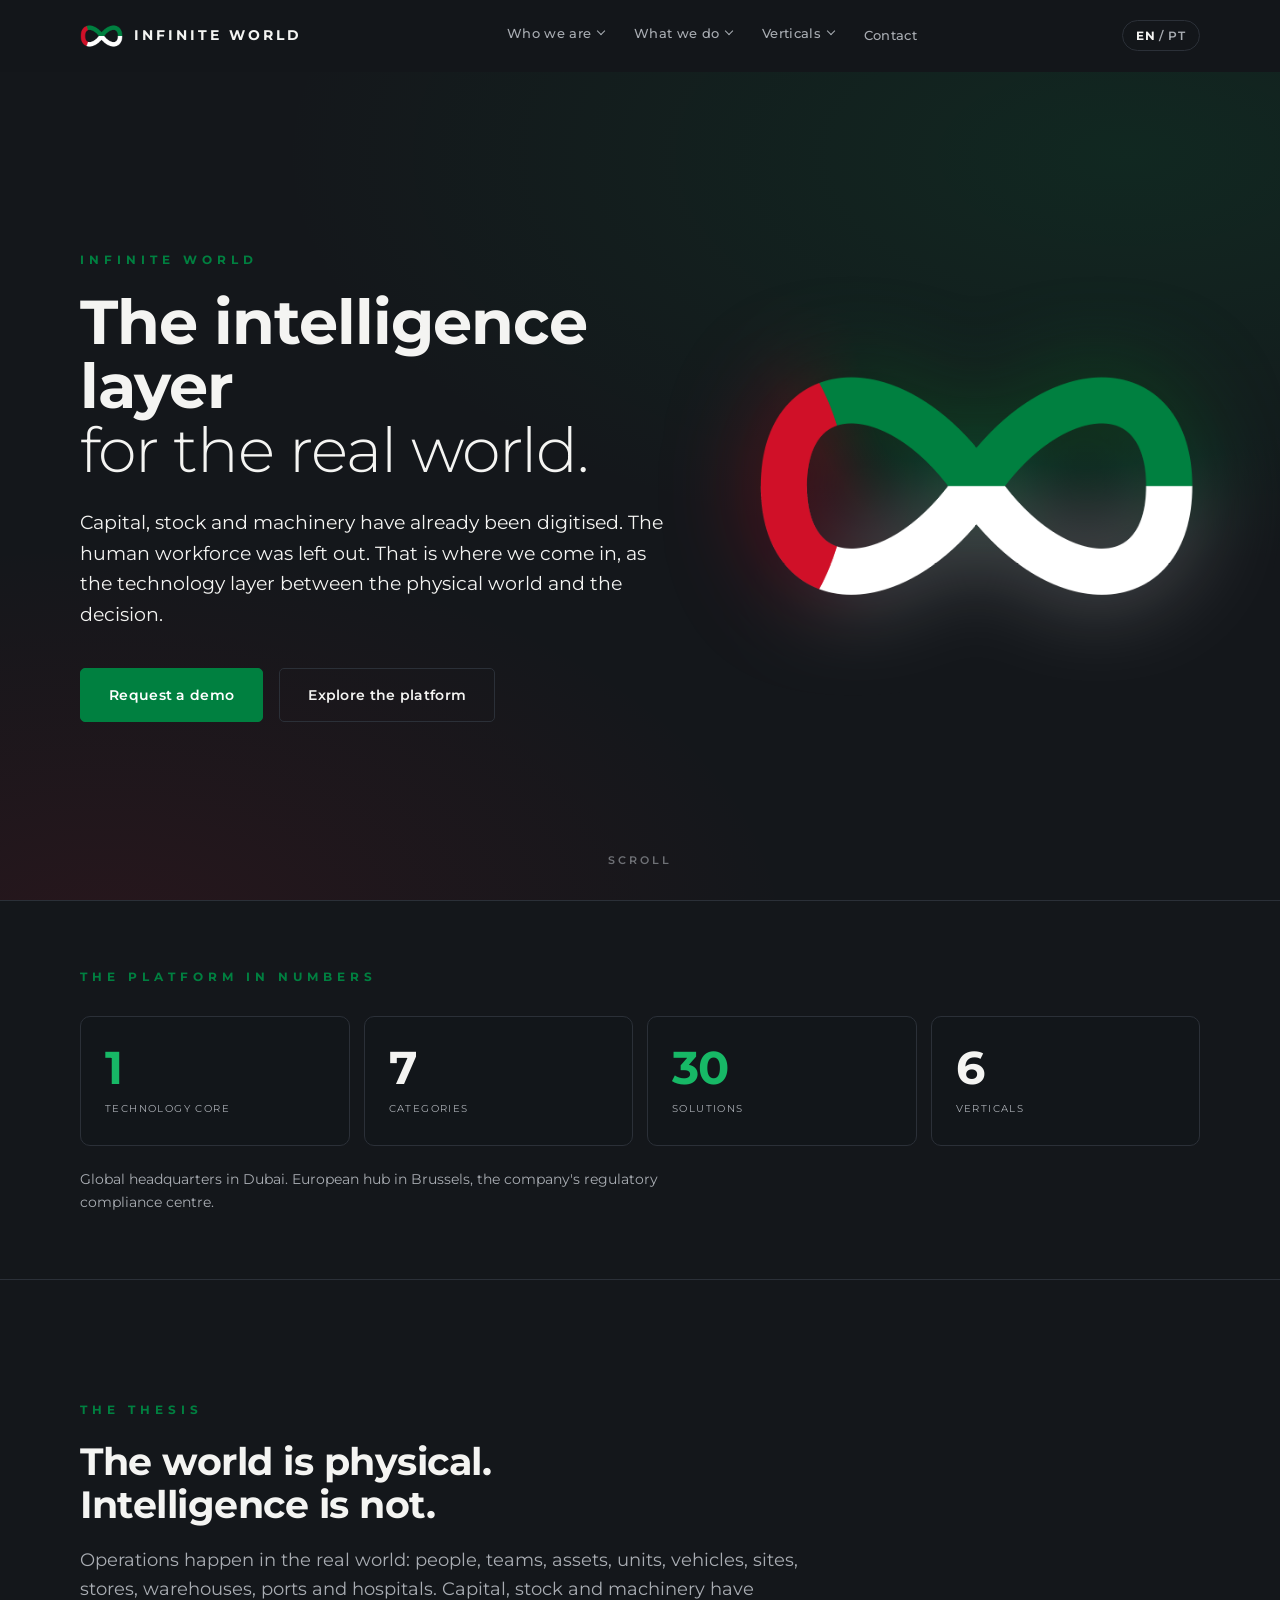
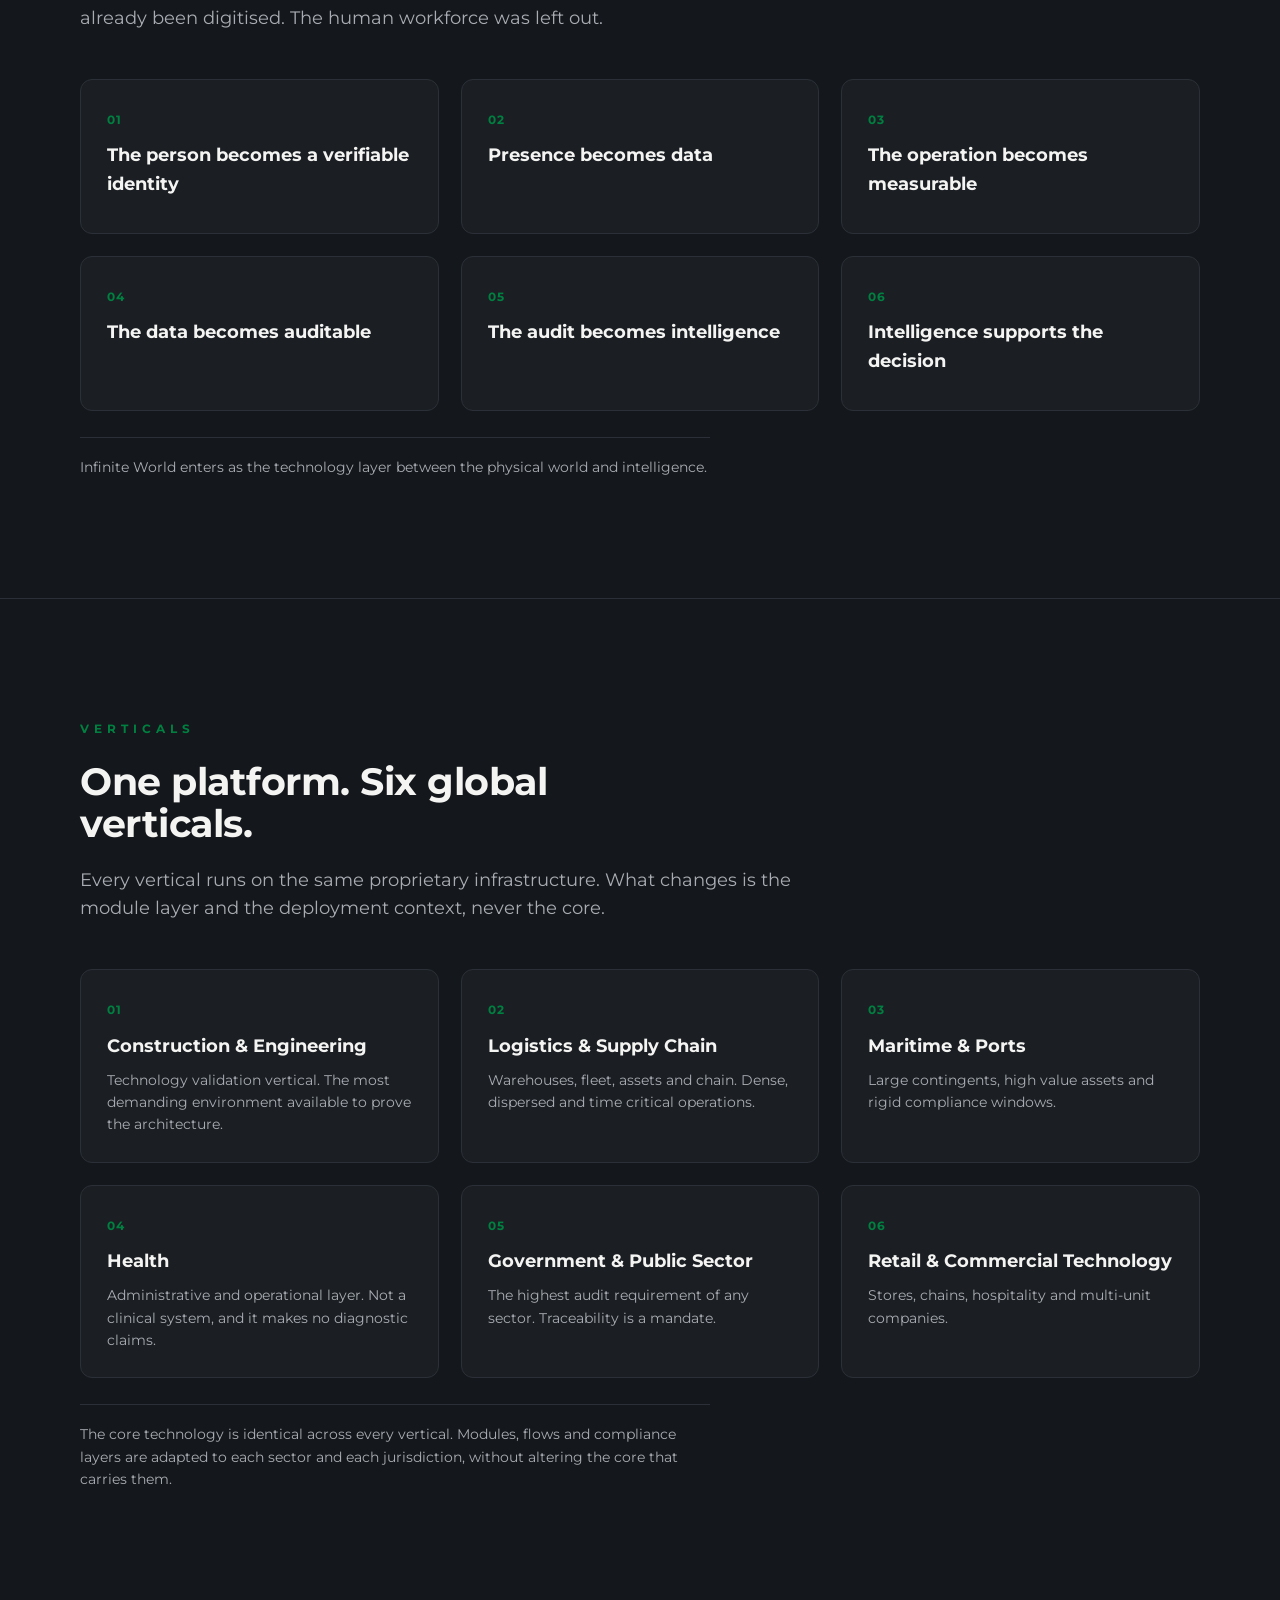
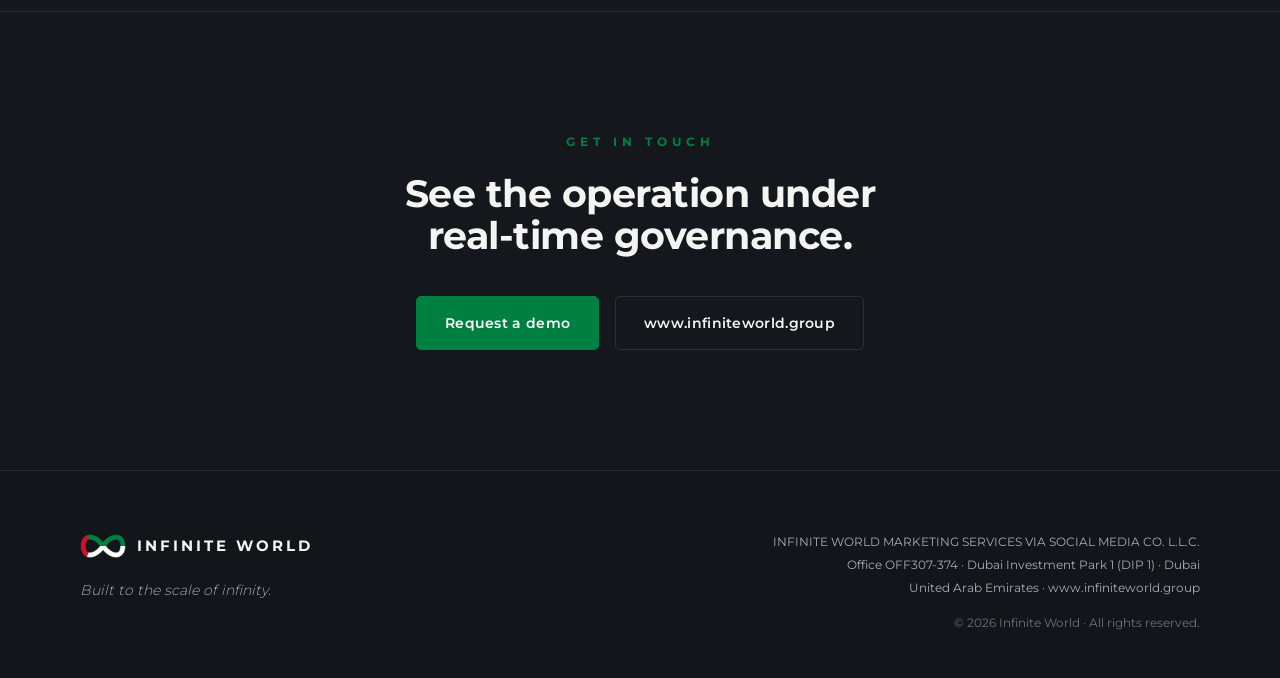
<file: index.html>
<!doctype html>
<html lang="en">
  <head>
    <meta charset="utf-8" />
    <meta name="viewport" content="width=device-width, initial-scale=1" />
    <title data-i18n="pt_home">Infinite World | The Intelligence Layer for the Real World</title>
    <meta name="description" data-i18n-content="pd_home" content="One technology core, seven categories, thirty solutions and six verticals. Headquarters in Dubai, European hub in Brussels." />
    <meta property="og:title" content="Infinite World | The Intelligence Layer for the Real World" />
    <meta property="og:description" content="One technology core, seven categories, thirty solutions and six verticals. Headquarters in Dubai, European hub in Brussels." />
    <meta property="og:type" content="website" />
    <link rel="icon" type="image/png" href="assets/favicon-256.png" />
    <link
      rel="preload"
      href="assets/fonts/montserrat-latin.woff2"
      as="font"
      type="font/woff2"
      crossorigin
    />
    <link rel="stylesheet" href="styles.css" />
  </head>
  <body>
    <!-- NAV -->
    <header id="nav">
      <div class="nav-inner">
        <a class="brand" href="#hero" aria-label="Infinite World home">
          <img
            src="assets/simbolo-transparente-escuro-2048.png"
            alt="Infinite World"
          />
          <span class="wm">INFINITE WORLD</span>
        </a>
        <nav class="nav-links" id="navLinks">
          <div class="nav-item">
            <button
              class="mega-trigger"
              type="button"
              aria-expanded="false"
              aria-controls="mega-who"
            >
              <span data-i18n="nav_who">Who we are</span
              ><i class="caret" aria-hidden="true"></i>
            </button>
          <div class="mega" id="mega-who" hidden>
            <div class="mega-inner">
              <div class="mega-cols">
                <div class="mega-col">
              <a class="mega-link" href="#company"><b data-i18n="mn_diff_t">The difference</b><span data-i18n="mn_diff_d">From contract to payment, inside one system.</span></a>
              <a class="mega-link" href="company.html#philosophy"><b data-i18n="mn_phil_t">Brand philosophy</b><span data-i18n="mn_phil_d">Why we exist and what we stand for.</span></a>
              <a class="mega-link" href="company.html#pillars"><b data-i18n="mn_pill_t">Brand pillars</b><span data-i18n="mn_pill_d">Eight principles behind every decision.</span></a>
                </div>
                <div class="mega-col">
              <a class="mega-link" href="company.html#group"><b data-i18n="mn_dub_t">Global headquarters</b><span data-i18n="mn_dub_d">Dubai, where we operate the world from.</span></a>
              <a class="mega-link" href="trust.html#trust"><b data-i18n="mn_trust_t">Data protection</b><span data-i18n="mn_trust_d">Redundancy, recovery and protection inside the EU.</span></a>
              <a class="mega-link" href="trust.html#compliance"><b data-i18n="mn_cmp_t">Compliance</b><span data-i18n="mn_cmp_d">GDPR, AI Act and the European hub in Brussels.</span></a>
              <a class="mega-link" href="company.html#group"><b data-i18n="mn_group_t">The group</b><span data-i18n="mn_group_d">Infinite World and the operations it runs.</span></a>
                </div>
              </div>
              <a class="mega-card" href="company.html#group">
                <span class="mega-card-art"><img class="mark" src="assets/IW-laco-transparente-escuro-4096.png" alt="" loading="lazy" /></span>
                <span class="mega-card-cap" data-i18n="mn_card_who">One system. One group that executes.</span>
                <span class="mega-card-cta" data-i18n="mn_card_who_cta">See the group</span>
              </a>
            </div>
          </div>
          </div>
          <div class="nav-item">
            <button
              class="mega-trigger"
              type="button"
              aria-expanded="false"
              aria-controls="mega-what"
            >
              <span data-i18n="nav_what">What we do</span
              ><i class="caret" aria-hidden="true"></i>
            </button>
          <div class="mega" id="mega-what" hidden>
            <div class="mega-inner">
              <div class="mega-cols">
                <div class="mega-col wide">
              <a class="mega-link" href="platform.html#platform"><b data-i18n="mn_plat_t">The platform</b><span data-i18n="mn_plat_d">One engine, six capabilities, one living database.</span></a>
              <a class="mega-link" href="platform.html#screens"><b data-i18n="mn_scr_t">The system in screens</b><span data-i18n="mn_scr_d">The real product, not a mock-up.</span></a>
              <a class="mega-link" href="platform.html#value"><b data-i18n="mn_val_t">Value for each link</b><span data-i18n="mn_val_d">What changes for who contracts, manages and executes.</span></a>
              <a class="mega-link" href="platform.html#biometrics"><b data-i18n="mn_bio_t">Biometrics</b><span data-i18n="mn_bio_d">Identity verified at the moment work begins.</span></a>
              <a class="mega-link" href="platform.html#commercial"><b data-i18n="mn_com_t">Commercial architecture</b><span data-i18n="mn_com_d">From diagnosis to expansion, without buying everything.</span></a>
              <a class="mega-link" href="#proof"><b data-i18n="mn_proof_t">The operation in numbers</b><span data-i18n="mn_proof_d">What the platform is running right now.</span></a>
                </div>
              </div>
              <a class="mega-card" href="platform.html#screens">
                <span class="mega-card-art"><img src="assets/screens/desk-works.webp" alt="" loading="lazy" width="1200" height="750" /></span>
                <span class="mega-card-cap" data-i18n="mn_card_what">Not a concept. A system in operation.</span>
                <span class="mega-card-cta" data-i18n="mn_card_what_cta">See it running</span>
              </a>
            </div>
          </div>
          </div>
          <div class="nav-item">
            <button
              class="mega-trigger"
              type="button"
              aria-expanded="false"
              aria-controls="mega-verticals"
            >
              <span data-i18n="nav_verticals">Verticals</span
              ><i class="caret" aria-hidden="true"></i>
            </button>
          <div class="mega" id="mega-verticals" hidden>
            <div class="mega-inner">
              <div class="mega-cols">
                <div class="mega-col wide">
                  <p class="mega-h" data-i18n="mn_six">SIX GLOBAL VERTICALS</p>
                  <div class="mega-chips">
                    <a class="mega-chip" href="#verticals" data-i18n="ver_v1_t">Construction &amp; Engineering</a>
                    <a class="mega-chip" href="#verticals" data-i18n="ver_v2_t">Logistics &amp; Supply Chain</a>
                    <a class="mega-chip" href="#verticals" data-i18n="ver_v3_t">Maritime &amp; Ports</a>
                    <a class="mega-chip" href="#verticals" data-i18n="ver_v4_t">Health</a>
                    <a class="mega-chip" href="#verticals" data-i18n="ver_v5_t">Government &amp; Public Sector</a>
                    <a class="mega-chip" href="#verticals" data-i18n="ver_v6_t">Retail &amp; Commercial Technology</a>
                  </div>
                </div>
              </div>
              <a class="mega-card" href="#verticals">
                <span class="mega-card-art"><img src="assets/screens/map-works.webp" alt="" loading="lazy" width="1248" height="780" /></span>
                <span class="mega-card-cap" data-i18n="mn_card_ver">One platform. Six global verticals.</span>
                <span class="mega-card-cta" data-i18n="mn_card_ver_cta">See the verticals</span>
              </a>
            </div>
          </div>
          </div>
          <a href="#contact" data-i18n="nav_contact">Contact</a>
        </nav>
        <div class="nav-right">
          <button id="langToggle" class="lang" aria-label="Switch language">
            <b>EN</b><span>/ PT</span>
          </button>
          <button
            id="burger"
            class="burger"
            aria-label="Menu"
            aria-expanded="false"
          >
            <span></span><span></span><span></span>
          </button>
        </div>
      </div>
    </header>

    <main>
      <!-- HERO -->
      <section id="hero" class="hero section">
        <div class="container hero-inner">
          <div class="hero-copy">
            <p class="eyebrow" data-i18n="hero_eyebrow">INFINITE WORLD</p>
            <h1 data-i18n-html="hero_h1">
              The intelligence layer<br /><span class="thin"
                >for the real world.</span
              >
            </h1>
            <p class="sub" data-i18n="hero_sub">
              Proprietary platform, real time data, continuous auditing and
              global scale in the cloud. Headquartered in Dubai, built for the
              world.
            </p>
            <div class="cta">
              <a class="btn primary" href="#contact" data-i18n="cta_demo"
                >Request a demo</a
              >
              <a class="btn ghost" href="platform.html#platform" data-i18n="cta_platform"
                >Explore the platform</a
              >
            </div>
          </div>

          <figure class="mark" id="heroMark">
            <span class="mark-aura" aria-hidden="true"></span>
            <img
              class="mark-art"
              src="assets/simbolo-transparente-escuro-2048.png"
              alt=""
              aria-hidden="true"
            />
          </figure>
        </div>
        <div class="scrollcue" data-i18n="scroll">SCROLL</div>
      </section>
      <!-- PROOF / OPERATION IN NUMBERS -->
      <section id="proof" class="section band proof">
        <div class="container">
          <p class="eyebrow" data-i18n="proof_eyebrow">
            THE PLATFORM IN NUMBERS
          </p>
          <div class="proof-strip">
            <div class="kpi">
              <div class="n g">1</div>
              <div class="l" data-i18n="kpi_core">TECHNOLOGY CORE</div>
            </div>
            <div class="kpi">
              <div class="n">7</div>
              <div class="l" data-i18n="kpi_categories">CATEGORIES</div>
            </div>
            <div class="kpi">
              <div class="n g">30</div>
              <div class="l" data-i18n="kpi_solutions">SOLUTIONS</div>
            </div>
            <div class="kpi">
              <div class="n">6</div>
              <div class="l" data-i18n="kpi_verticals">VERTICALS</div>
            </div>
          </div>
          <p class="proof-note" data-i18n="proof_note">
            Global headquarters in Dubai. European hub in Brussels, the
            company's regulatory compliance centre.
          </p>
        </div>
      </section>
      <!-- COMPANY / DIFFERENTIAL -->
      <section id="company" class="section band">
        <div class="container">
          <p class="eyebrow" data-i18n="the_eyebrow">THE THESIS</p>
          <h2 data-i18n="the_h2">The world is physical. Intelligence is not.</h2>
          <p class="lead" data-i18n="the_lead">
            Operations happen in the real world: people, teams, assets, units,
            vehicles, sites, stores, warehouses, ports and hospitals. Capital,
            stock and machinery have already been digitised. The human workforce
            was left out.
          </p>
          <div class="grid grid-3 pillars">
            <article class="pillar">
              <span class="num">01</span>
              <h3 data-i18n="the_s1">The person becomes a verifiable identity</h3>
            </article>
            <article class="pillar">
              <span class="num">02</span>
              <h3 data-i18n="the_s2">Presence becomes data</h3>
            </article>
            <article class="pillar">
              <span class="num">03</span>
              <h3 data-i18n="the_s3">The operation becomes measurable</h3>
            </article>
            <article class="pillar">
              <span class="num">04</span>
              <h3 data-i18n="the_s4">The data becomes auditable</h3>
            </article>
            <article class="pillar">
              <span class="num">05</span>
              <h3 data-i18n="the_s5">The audit becomes intelligence</h3>
            </article>
            <article class="pillar">
              <span class="num">06</span>
              <h3 data-i18n="the_s6">Intelligence supports the decision</h3>
            </article>
          </div>
          <p class="note" data-i18n="the_note">
            Infinite World enters as the technology layer between the physical
            world and intelligence.
          </p>
        </div>
      </section>
      <!-- VERTICALS -->
      <section id="verticals" class="section band">
        <div class="container">
          <p class="eyebrow" data-i18n="ver_eyebrow">VERTICALS</p>
          <h2 data-i18n="ver_h2">One platform. Six global verticals.</h2>
          <p class="lead" data-i18n="ver_lead">
            Every vertical runs on the same proprietary infrastructure. What
            changes is the module layer and the deployment context, never the
            core.
          </p>
          <div class="grid grid-3 pillars">
            <article class="pillar">
              <span class="num">01</span>
              <h3 data-i18n="ver_v1_t">Construction &amp; Engineering</h3>
              <p data-i18n="ver_v1_d">Technology validation vertical. The most demanding environment available to prove the architecture.</p>
            </article>
            <article class="pillar">
              <span class="num">02</span>
              <h3 data-i18n="ver_v2_t">Logistics &amp; Supply Chain</h3>
              <p data-i18n="ver_v2_d">Warehouses, fleet, assets and chain. Dense, dispersed and time critical operations.</p>
            </article>
            <article class="pillar">
              <span class="num">03</span>
              <h3 data-i18n="ver_v3_t">Maritime &amp; Ports</h3>
              <p data-i18n="ver_v3_d">Large contingents, high value assets and rigid compliance windows.</p>
            </article>
            <article class="pillar">
              <span class="num">04</span>
              <h3 data-i18n="ver_v4_t">Health</h3>
              <p data-i18n="ver_v4_d">Administrative and operational layer. Not a clinical system, and it makes no diagnostic claims.</p>
            </article>
            <article class="pillar">
              <span class="num">05</span>
              <h3 data-i18n="ver_v5_t">Government &amp; Public Sector</h3>
              <p data-i18n="ver_v5_d">The highest audit requirement of any sector. Traceability is a mandate.</p>
            </article>
            <article class="pillar">
              <span class="num">06</span>
              <h3 data-i18n="ver_v6_t">Retail &amp; Commercial Technology</h3>
              <p data-i18n="ver_v6_d">Stores, chains, hospitality and multi-unit companies.</p>
            </article>
          </div>
          <p class="note" data-i18n="ver_note">
            The core technology is identical across every vertical. Modules,
            flows and compliance layers are adapted to each sector and each
            jurisdiction, without altering the core that carries them.
          </p>
        </div>
      </section>
      <!-- CONTACT -->
      <section id="contact" class="section band center">
        <div class="container narrow">
          <p class="eyebrow" data-i18n="con_eyebrow">GET IN TOUCH</p>
          <h2 data-i18n="con_h2">
            See the operation under real-time governance.
          </h2>
          <div class="cta center">
            <a
              class="btn primary"
              href="mailto:contact@infiniteworld.group?subject=Demo%20request%20-%20Infinite%20World"
              data-i18n="cta_demo2"
              >Request a demo</a
            >
            <a
              class="btn ghost"
              href="https://www.infiniteworld.group"
              target="_blank"
              rel="noopener"
              >www.infiniteworld.group</a
            >
          </div>
        </div>
      </section>
    </main>

    <!-- FOOTER -->
    <footer id="footer">
      <div class="container footer-inner">
        <div class="foot-brand">
          <div class="brand-lockup">
            <img
              src="assets/simbolo-transparente-escuro-2048.png"
              alt=""
            /><span>INFINITE WORLD</span>
          </div>
          <p class="tagline" data-i18n="foot_tag">
            Built to the scale of infinity.
          </p>
        </div>
        <div class="foot-legal">
          <p>INFINITE WORLD MARKETING SERVICES VIA SOCIAL MEDIA CO. L.L.C.</p>
          <p>
            Office OFF307-374 &middot; Dubai Investment Park 1 (DIP 1) &middot;
            Dubai
          </p>
          <p>United Arab Emirates &middot; www.infiniteworld.group</p>
          <p class="copy">
            &copy; 2026 Infinite World &middot;
            <span data-i18n="foot_rights">All rights reserved.</span>
          </p>
        </div>
      </div>
    </footer>

    <script src="i18n.js"></script>
    <script src="main.js"></script>
  </body>
</html>
</file>
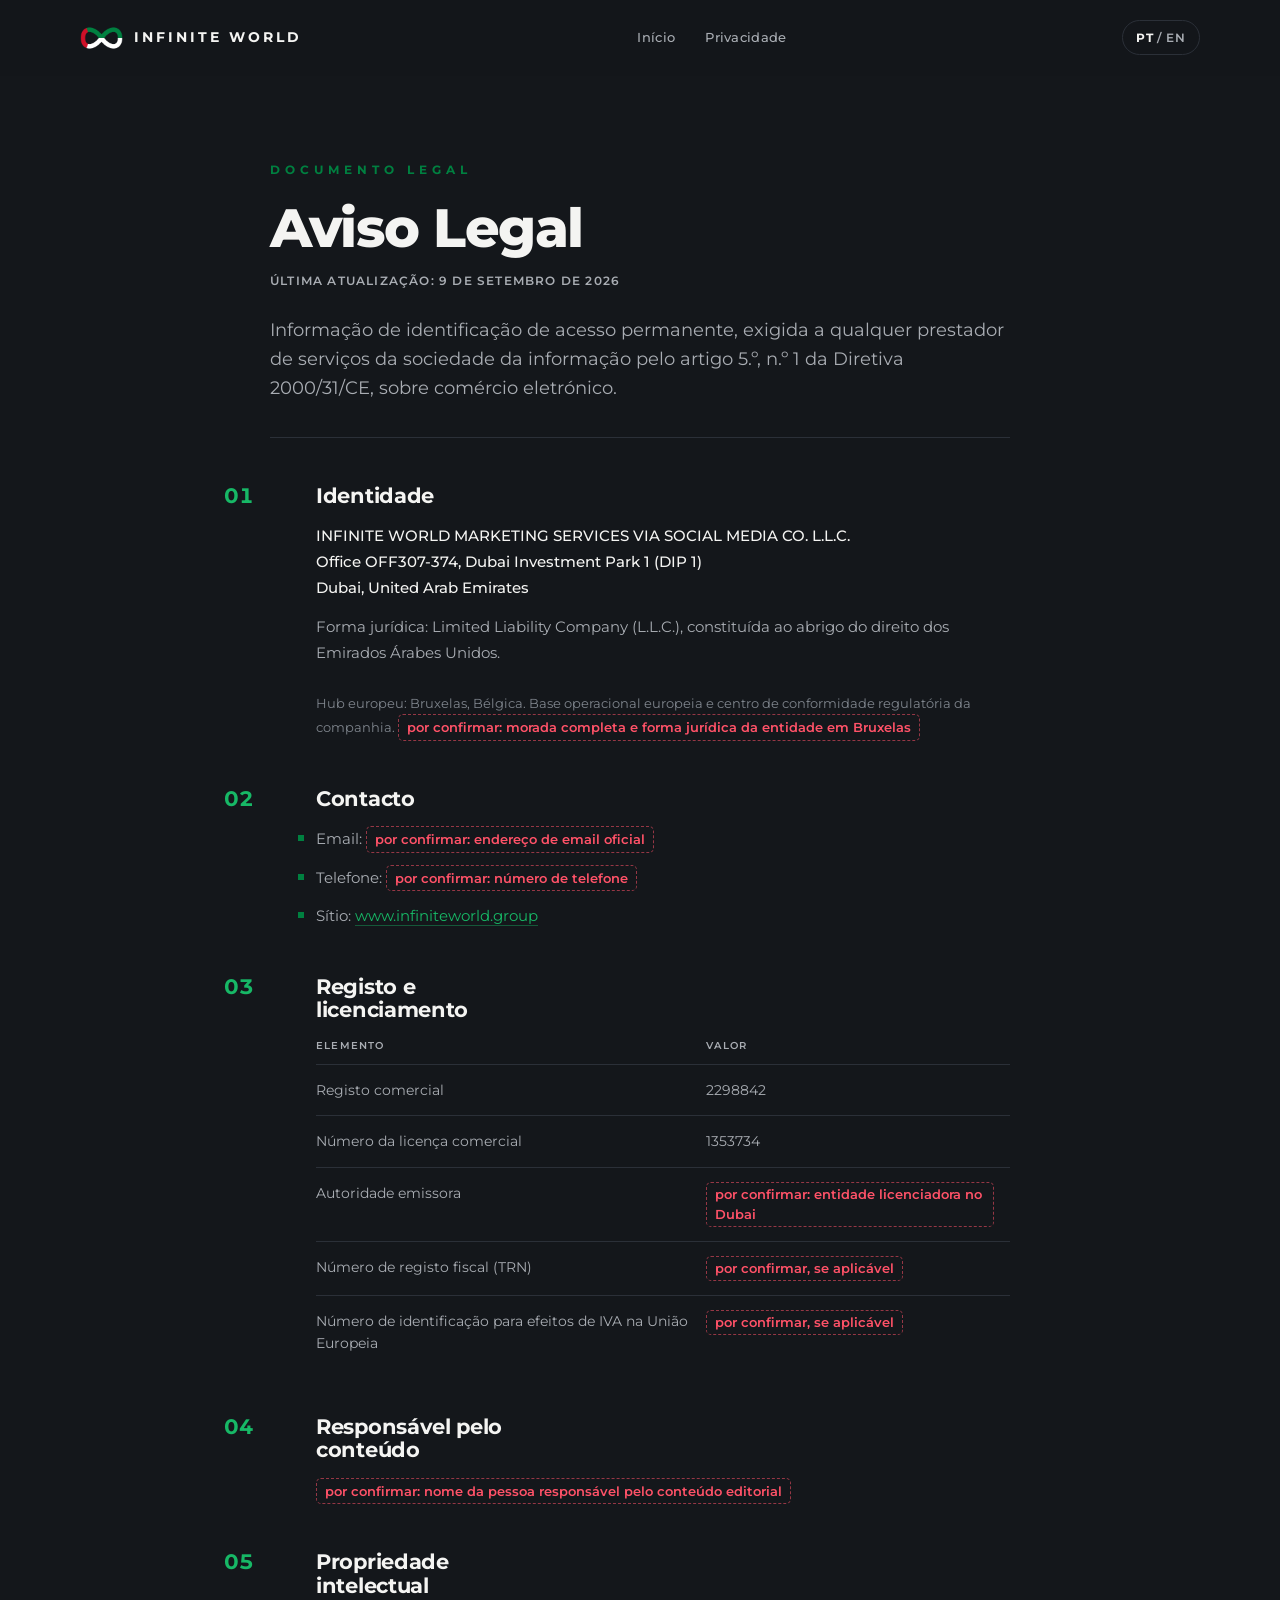
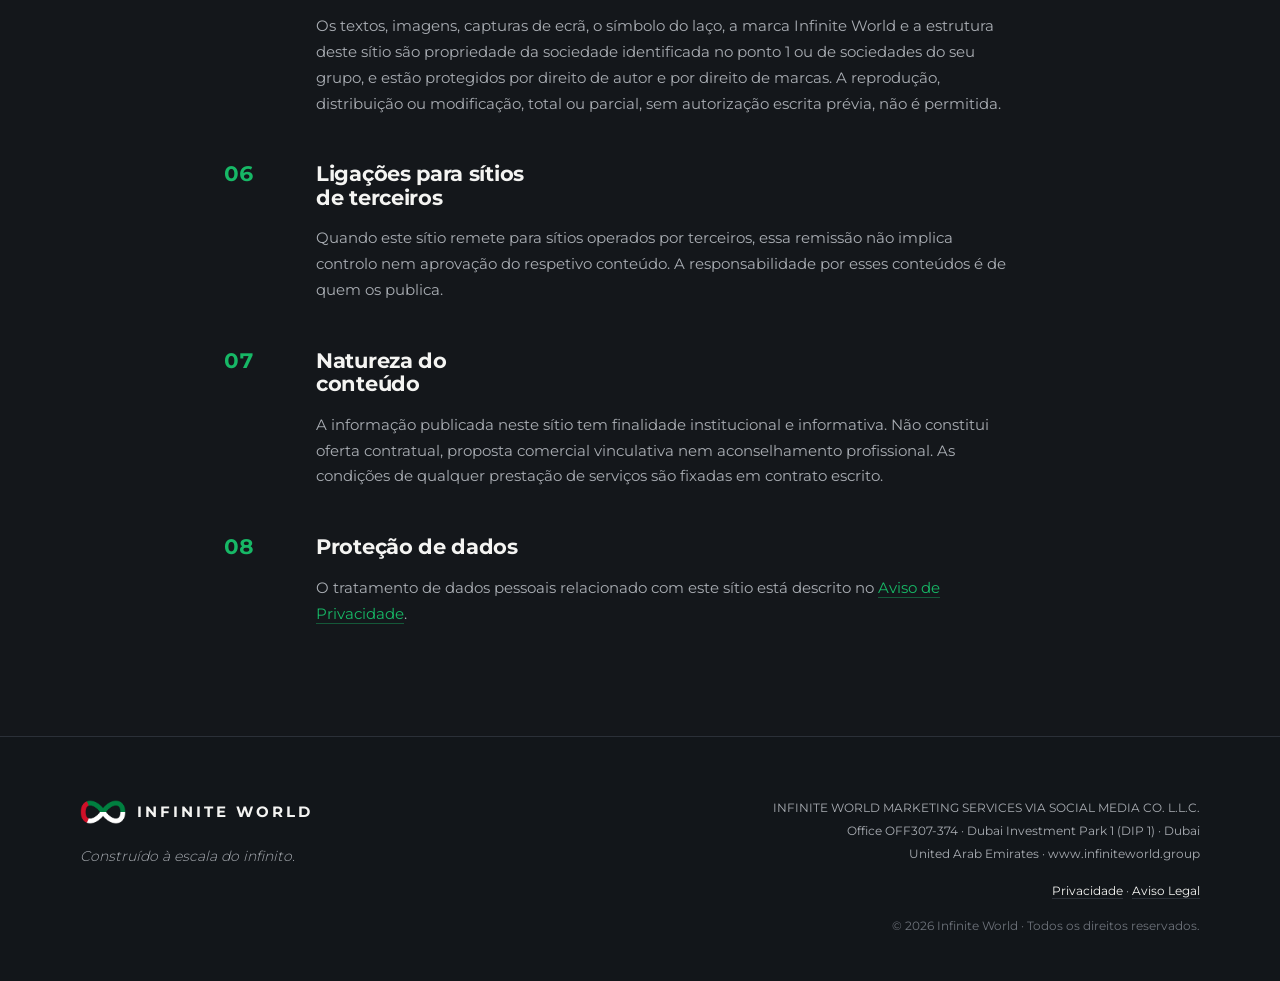
<file: aviso-legal.html>
<!doctype html>
<html lang="pt">
  <head>
    <meta charset="utf-8" />
    <meta name="viewport" content="width=device-width, initial-scale=1" />
    <title>Aviso Legal | Infinite World</title>
    <meta name="description" content="Identificação legal do responsável por este sítio, exigida pelo artigo 5.º, n.º 1 da Diretiva 2000/31/CE." />
    <link rel="alternate" hreflang="en" href="legal-notice.html" />
    <link rel="icon" type="image/png" href="assets/favicon-256.png" />
    <link
      rel="preload"
      href="assets/fonts/montserrat-latin.woff2"
      as="font"
      type="font/woff2"
      crossorigin
    />
    <link rel="stylesheet" href="styles.css" />
  </head>
  <body>
    <header id="nav">
      <div class="nav-inner">
        <a class="brand" href="index.html" aria-label="Infinite World">
          <img src="assets/simbolo-transparente-escuro-2048.png" alt="" />
          <span class="wm">INFINITE WORLD</span>
        </a>
        <nav class="nav-links">
          <a href="index.html">Início</a>
          <a href="privacidade.html">Privacidade</a>
        </nav>
        <div class="nav-right">
          <a class="lang" href="legal-notice.html" hreflang="en"
            ><b>PT</b><span>/ EN</span></a
          >
        </div>
      </div>
    </header>

    <main class="legal">
      <div class="container narrow">
        <p class="eyebrow">DOCUMENTO LEGAL</p>
        <h1>Aviso Legal</h1>
        <p class="legal-meta">Última atualização: 9 de setembro de 2026</p>
        <p class="lead">Informação de identificação de acesso permanente, exigida a qualquer prestador de serviços da sociedade da informação pelo artigo 5.º, n.º 1 da Diretiva 2000/31/CE, sobre comércio eletrónico.</p>
        <section class="legal-sec">
          <h2><span class="legal-n">01</span>Identidade</h2>
          <p class="addr">INFINITE WORLD MARKETING SERVICES VIA SOCIAL MEDIA CO. L.L.C.<br />Office OFF307-374, Dubai Investment Park 1 (DIP 1)<br />Dubai, United Arab Emirates</p>
          <p>Forma jurídica: Limited Liability Company (L.L.C.), constituída ao abrigo do direito dos Emirados Árabes Unidos.</p>
          <p class="fine">Hub europeu: Bruxelas, Bélgica. Base operacional europeia e centro de conformidade regulatória da companhia. <span class="todo">por confirmar: morada completa e forma jurídica da entidade em Bruxelas</span></p>
        </section>
        <section class="legal-sec">
          <h2><span class="legal-n">02</span>Contacto</h2>
          <ul><li>Email: <span class="todo">por confirmar: endereço de email oficial</span></li><li>Telefone: <span class="todo">por confirmar: número de telefone</span></li><li>Sítio: <a href="index.html">www.infiniteworld.group</a></li></ul>
        </section>
        <section class="legal-sec">
          <h2><span class="legal-n">03</span>Registo e licenciamento</h2>
          <div class="table-wrap"><table class="legal-table"><thead><tr><th>Elemento</th><th>Valor</th></tr></thead><tbody><tr><td>Registo comercial</td><td>2298842</td></tr><tr><td>Número da licença comercial</td><td>1353734</td></tr><tr><td>Autoridade emissora</td><td><span class="todo">por confirmar: entidade licenciadora no Dubai</span></td></tr><tr><td>Número de registo fiscal (TRN)</td><td><span class="todo">por confirmar, se aplicável</span></td></tr><tr><td>Número de identificação para efeitos de IVA na União Europeia</td><td><span class="todo">por confirmar, se aplicável</span></td></tr></tbody></table></div>
        </section>
        <section class="legal-sec">
          <h2><span class="legal-n">04</span>Responsável pelo conteúdo</h2>
          <p><span class="todo">por confirmar: nome da pessoa responsável pelo conteúdo editorial</span></p>
        </section>
        <section class="legal-sec">
          <h2><span class="legal-n">05</span>Propriedade intelectual</h2>
          <p>Os textos, imagens, capturas de ecrã, o símbolo do laço, a marca Infinite World e a estrutura deste sítio são propriedade da sociedade identificada no ponto 1 ou de sociedades do seu grupo, e estão protegidos por direito de autor e por direito de marcas. A reprodução, distribuição ou modificação, total ou parcial, sem autorização escrita prévia, não é permitida.</p>
        </section>
        <section class="legal-sec">
          <h2><span class="legal-n">06</span>Ligações para sítios de terceiros</h2>
          <p>Quando este sítio remete para sítios operados por terceiros, essa remissão não implica controlo nem aprovação do respetivo conteúdo. A responsabilidade por esses conteúdos é de quem os publica.</p>
        </section>
        <section class="legal-sec">
          <h2><span class="legal-n">07</span>Natureza do conteúdo</h2>
          <p>A informação publicada neste sítio tem finalidade institucional e informativa. Não constitui oferta contratual, proposta comercial vinculativa nem aconselhamento profissional. As condições de qualquer prestação de serviços são fixadas em contrato escrito.</p>
        </section>
        <section class="legal-sec">
          <h2><span class="legal-n">08</span>Proteção de dados</h2>
          <p>O tratamento de dados pessoais relacionado com este sítio está descrito no <a href="privacidade.html">Aviso de Privacidade</a>.</p>
        </section>
      </div>
    </main>

    <footer id="footer">
      <div class="container footer-inner">
        <div class="foot-brand">
          <div class="brand-lockup">
            <img
              src="assets/simbolo-transparente-escuro-2048.png"
              alt=""
            /><span>INFINITE WORLD</span>
          </div>
          <p class="tagline">Construído à escala do infinito.</p>
        </div>
        <div class="foot-legal">
          <p>INFINITE WORLD MARKETING SERVICES VIA SOCIAL MEDIA CO. L.L.C.</p>
          <p>
            Office OFF307-374 &middot; Dubai Investment Park 1 (DIP 1) &middot;
            Dubai
          </p>
          <p>United Arab Emirates &middot; www.infiniteworld.group</p>
          <p class="foot-links">
            <a href="privacidade.html">Privacidade</a> &middot;
            <a href="aviso-legal.html">Aviso Legal</a>
          </p>
          <p class="copy">&copy; 2026 Infinite World &middot; Todos os direitos reservados.</p>
        </div>
      </div>
    </footer>
  </body>
</html>
</file>
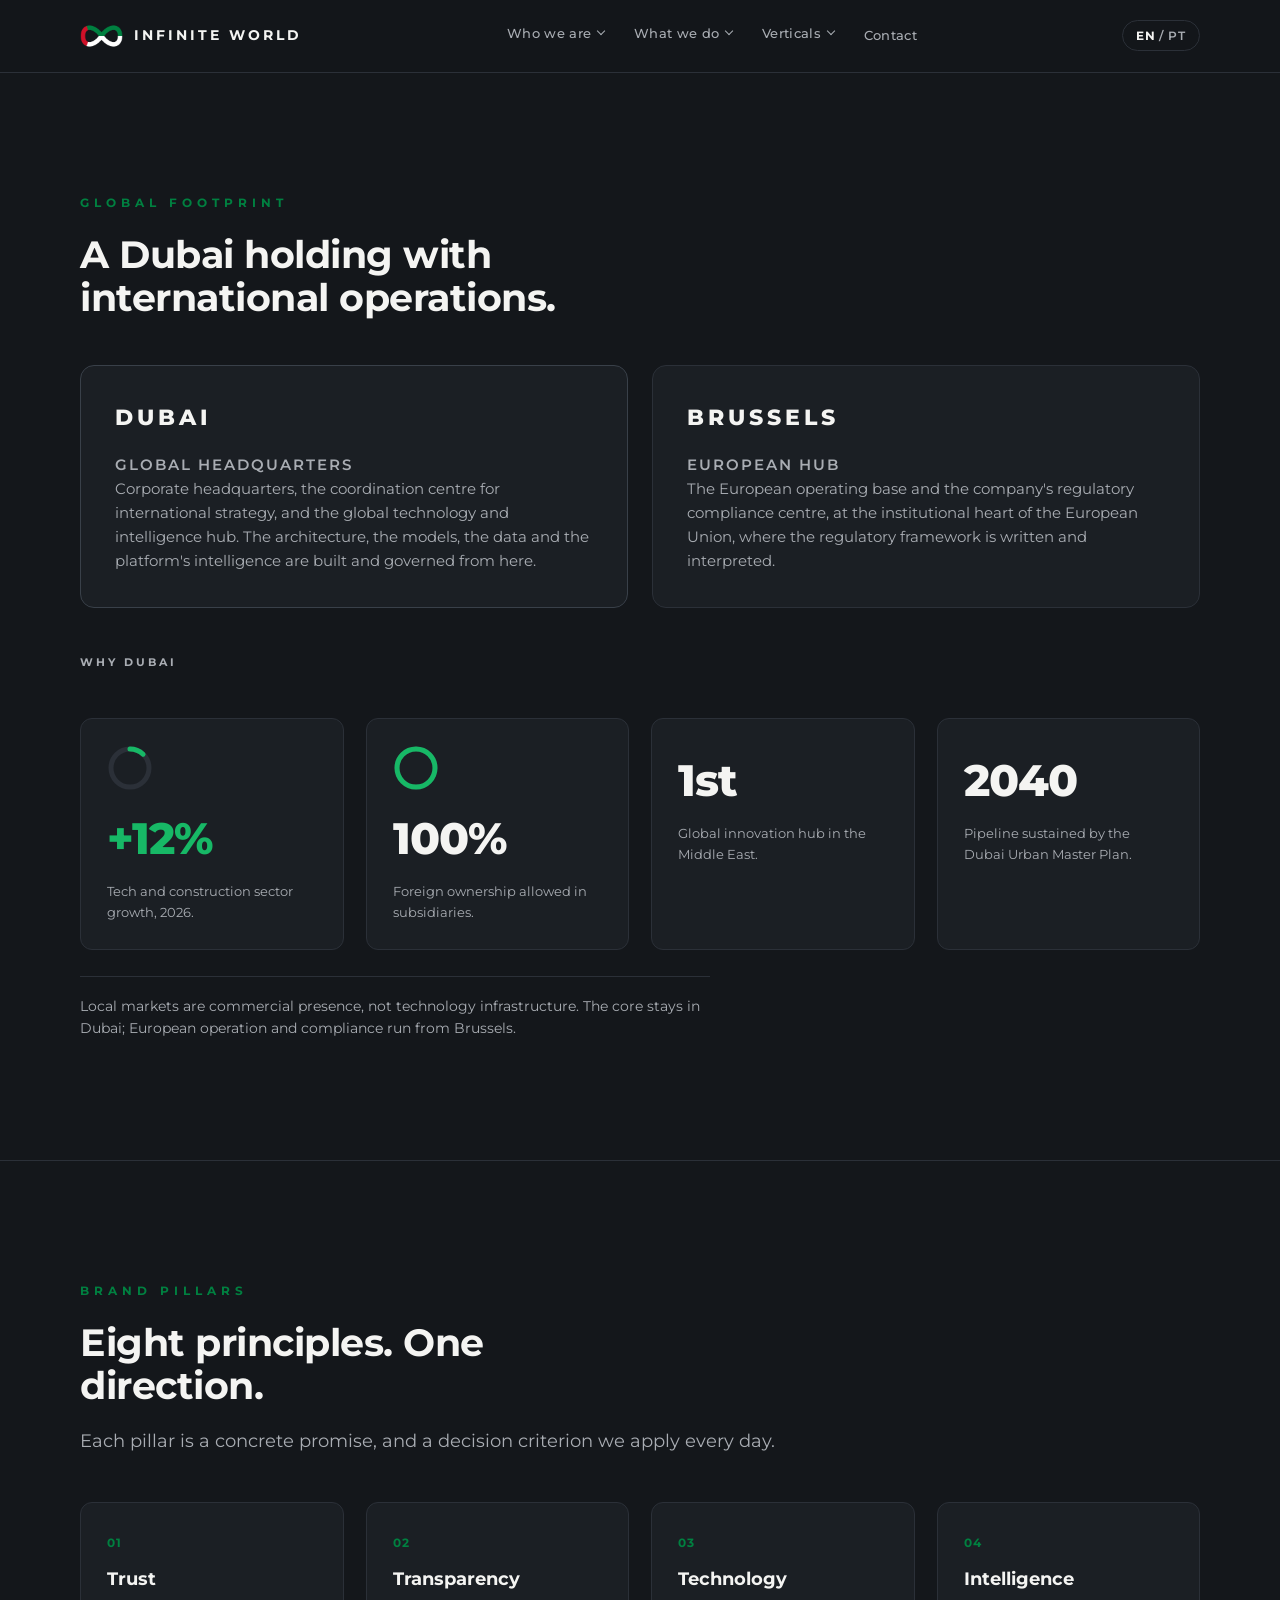
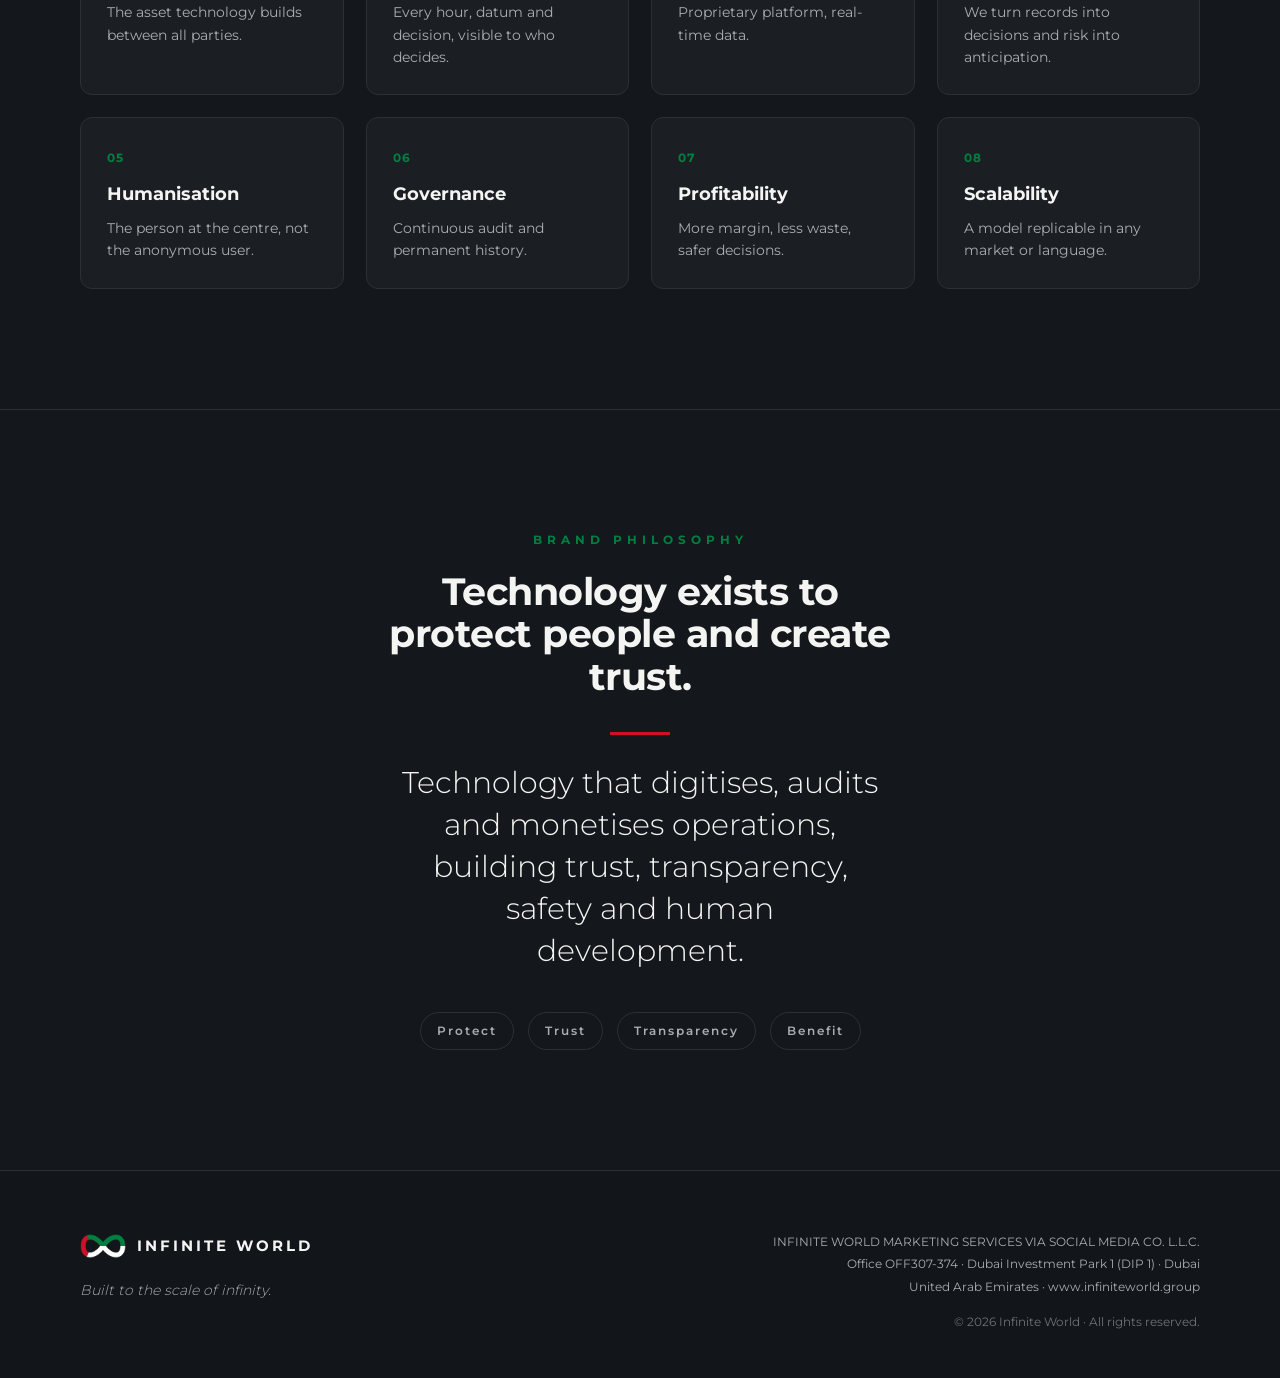
<file: company.html>
<!doctype html>
<html lang="en">
  <head>
    <meta charset="utf-8" />
    <meta name="viewport" content="width=device-width, initial-scale=1" />
    <title data-i18n="pt_company">Who We Are | Infinite World</title>
    <meta name="description" data-i18n-content="pd_company" content="A Dubai holding with international operations. Global headquarters in Dubai, European hub in Brussels, and the principles the company operates by." />
    <meta property="og:title" content="Who We Are | Infinite World" />
    <meta property="og:description" content="A Dubai holding with international operations. Global headquarters in Dubai, European hub in Brussels, and the principles the company operates by." />
    <meta property="og:type" content="website" />
    <link rel="icon" type="image/png" href="assets/favicon-256.png" />
    <link
      rel="preload"
      href="assets/fonts/montserrat-latin.woff2"
      as="font"
      type="font/woff2"
      crossorigin
    />
    <link rel="stylesheet" href="styles.css" />
  </head>
  <body>
    <!-- NAV -->
    <header id="nav">
      <div class="nav-inner">
        <a class="brand" href="index.html#hero" aria-label="Infinite World home">
          <img
            src="assets/simbolo-transparente-escuro-2048.png"
            alt="Infinite World"
          />
          <span class="wm">INFINITE WORLD</span>
        </a>
        <nav class="nav-links" id="navLinks">
          <div class="nav-item">
            <button
              class="mega-trigger"
              type="button"
              aria-expanded="false"
              aria-controls="mega-who"
            >
              <span data-i18n="nav_who">Who we are</span
              ><i class="caret" aria-hidden="true"></i>
            </button>
          <div class="mega" id="mega-who" hidden>
            <div class="mega-inner">
              <div class="mega-cols">
                <div class="mega-col">
              <a class="mega-link" href="index.html#company"><b data-i18n="mn_diff_t">The difference</b><span data-i18n="mn_diff_d">From contract to payment, inside one system.</span></a>
              <a class="mega-link" href="#philosophy"><b data-i18n="mn_phil_t">Brand philosophy</b><span data-i18n="mn_phil_d">Why we exist and what we stand for.</span></a>
              <a class="mega-link" href="#pillars"><b data-i18n="mn_pill_t">Brand pillars</b><span data-i18n="mn_pill_d">Eight principles behind every decision.</span></a>
                </div>
                <div class="mega-col">
              <a class="mega-link" href="#group"><b data-i18n="mn_dub_t">Global headquarters</b><span data-i18n="mn_dub_d">Dubai, where we operate the world from.</span></a>
              <a class="mega-link" href="trust.html#trust"><b data-i18n="mn_trust_t">Data protection</b><span data-i18n="mn_trust_d">Redundancy, recovery and protection inside the EU.</span></a>
              <a class="mega-link" href="trust.html#compliance"><b data-i18n="mn_cmp_t">Compliance</b><span data-i18n="mn_cmp_d">GDPR, AI Act and the European hub in Brussels.</span></a>
              <a class="mega-link" href="#group"><b data-i18n="mn_group_t">The group</b><span data-i18n="mn_group_d">Infinite World and the operations it runs.</span></a>
                </div>
              </div>
              <a class="mega-card" href="#group">
                <span class="mega-card-art"><img class="mark" src="assets/IW-laco-transparente-escuro-4096.png" alt="" loading="lazy" /></span>
                <span class="mega-card-cap" data-i18n="mn_card_who">One system. One group that executes.</span>
                <span class="mega-card-cta" data-i18n="mn_card_who_cta">See the group</span>
              </a>
            </div>
          </div>
          </div>
          <div class="nav-item">
            <button
              class="mega-trigger"
              type="button"
              aria-expanded="false"
              aria-controls="mega-what"
            >
              <span data-i18n="nav_what">What we do</span
              ><i class="caret" aria-hidden="true"></i>
            </button>
          <div class="mega" id="mega-what" hidden>
            <div class="mega-inner">
              <div class="mega-cols">
                <div class="mega-col wide">
              <a class="mega-link" href="platform.html#platform"><b data-i18n="mn_plat_t">The platform</b><span data-i18n="mn_plat_d">One engine, six capabilities, one living database.</span></a>
              <a class="mega-link" href="platform.html#screens"><b data-i18n="mn_scr_t">The system in screens</b><span data-i18n="mn_scr_d">The real product, not a mock-up.</span></a>
              <a class="mega-link" href="platform.html#value"><b data-i18n="mn_val_t">Value for each link</b><span data-i18n="mn_val_d">What changes for who contracts, manages and executes.</span></a>
              <a class="mega-link" href="platform.html#biometrics"><b data-i18n="mn_bio_t">Biometrics</b><span data-i18n="mn_bio_d">Identity verified at the moment work begins.</span></a>
              <a class="mega-link" href="platform.html#commercial"><b data-i18n="mn_com_t">Commercial architecture</b><span data-i18n="mn_com_d">From diagnosis to expansion, without buying everything.</span></a>
              <a class="mega-link" href="index.html#proof"><b data-i18n="mn_proof_t">The operation in numbers</b><span data-i18n="mn_proof_d">What the platform is running right now.</span></a>
                </div>
              </div>
              <a class="mega-card" href="platform.html#screens">
                <span class="mega-card-art"><img src="assets/screens/desk-works.webp" alt="" loading="lazy" width="1200" height="750" /></span>
                <span class="mega-card-cap" data-i18n="mn_card_what">Not a concept. A system in operation.</span>
                <span class="mega-card-cta" data-i18n="mn_card_what_cta">See it running</span>
              </a>
            </div>
          </div>
          </div>
          <div class="nav-item">
            <button
              class="mega-trigger"
              type="button"
              aria-expanded="false"
              aria-controls="mega-verticals"
            >
              <span data-i18n="nav_verticals">Verticals</span
              ><i class="caret" aria-hidden="true"></i>
            </button>
          <div class="mega" id="mega-verticals" hidden>
            <div class="mega-inner">
              <div class="mega-cols">
                <div class="mega-col wide">
                  <p class="mega-h" data-i18n="mn_six">SIX GLOBAL VERTICALS</p>
                  <div class="mega-chips">
                    <a class="mega-chip" href="index.html#verticals" data-i18n="ver_v1_t">Construction &amp; Engineering</a>
                    <a class="mega-chip" href="index.html#verticals" data-i18n="ver_v2_t">Logistics &amp; Supply Chain</a>
                    <a class="mega-chip" href="index.html#verticals" data-i18n="ver_v3_t">Maritime &amp; Ports</a>
                    <a class="mega-chip" href="index.html#verticals" data-i18n="ver_v4_t">Health</a>
                    <a class="mega-chip" href="index.html#verticals" data-i18n="ver_v5_t">Government &amp; Public Sector</a>
                    <a class="mega-chip" href="index.html#verticals" data-i18n="ver_v6_t">Retail &amp; Commercial Technology</a>
                  </div>
                </div>
              </div>
              <a class="mega-card" href="index.html#verticals">
                <span class="mega-card-art"><img src="assets/screens/map-works.webp" alt="" loading="lazy" width="1248" height="780" /></span>
                <span class="mega-card-cap" data-i18n="mn_card_ver">One platform. Six global verticals.</span>
                <span class="mega-card-cta" data-i18n="mn_card_ver_cta">See the verticals</span>
              </a>
            </div>
          </div>
          </div>
          <a href="index.html#contact" data-i18n="nav_contact">Contact</a>
        </nav>
        <div class="nav-right">
          <button id="langToggle" class="lang" aria-label="Switch language">
            <b>EN</b><span>/ PT</span>
          </button>
          <button
            id="burger"
            class="burger"
            aria-label="Menu"
            aria-expanded="false"
          >
            <span></span><span></span><span></span>
          </button>
        </div>
      </div>
    </header>

    <main>
      <!-- GROUP -->
      <section id="group" class="section band">
        <div class="container">
          <p class="eyebrow" data-i18n="grp_eyebrow">GLOBAL FOOTPRINT</p>
          <h1 class="sec-title" data-i18n="grp_h2">
            A Dubai holding with international operations.
          </h1>
          <div class="group-grid">
            <article class="group-parent">
              <div class="child-name" data-i18n="grp_dub_city">DUBAI</div>
              <p class="endorse" data-i18n="grp_dub_tag">
                GLOBAL HEADQUARTERS
              </p>
              <p data-i18n="grp_dub">
                Corporate headquarters, the coordination centre for
                international strategy, and the global technology and
                intelligence hub. The architecture, the models, the data and the
                platform's intelligence are built and governed from here.
              </p>
            </article>
            <article class="group-child">
              <div class="child-name" data-i18n="grp_bru_city">BRUSSELS</div>
              <p class="endorse" data-i18n="grp_bru_tag">EUROPEAN HUB</p>
              <p data-i18n="grp_bru">
                The European operating base and the company's regulatory
                compliance centre, at the institutional heart of the European
                Union, where the regulatory framework is written and
                interpreted.
              </p>
            </article>
          </div>
          <p class="tier-label" data-i18n="grp_why">WHY DUBAI</p>
          <div class="grid grid-4 figures">
            <div class="figure">
              <div class="fn g">+12%</div>
              <p data-i18n="dub_f1">
                Tech and construction sector growth &middot; 2026.
              </p>
            </div>
            <div class="figure">
              <div class="fn">100%</div>
              <p data-i18n="dub_f2">
                Foreign ownership allowed in subsidiaries.
              </p>
            </div>
            <div class="figure">
              <div class="fn">1st</div>
              <p data-i18n="dub_f3">
                Global innovation hub in the Middle East.
              </p>
            </div>
            <div class="figure">
              <div class="fn">2040</div>
              <p data-i18n="dub_f4">
                Pipeline sustained by the Dubai Urban Master Plan.
              </p>
            </div>
          </div>
          <p class="note" data-i18n="grp_note">
            Local markets are commercial presence, not technology
            infrastructure. The core stays in Dubai; European operation and
            compliance run from Brussels.
          </p>
        </div>
      </section>
      <!-- PILLARS -->
      <section id="pillars" class="section band">
        <div class="container">
          <p class="eyebrow" data-i18n="pil_eyebrow">BRAND PILLARS</p>
          <h2 data-i18n="pil_h2">Eight principles. One direction.</h2>
          <p class="lead" data-i18n="pil_lead">
            Each pillar is a concrete promise, and a decision criterion we apply
            every day.
          </p>
          <div class="grid grid-4 pillars">
            <article class="pillar">
              <span class="num">01</span>
              <h3 data-i18n="pil_1_t">Trust</h3>
              <p data-i18n="pil_1_d">
                The asset technology builds between all parties.
              </p>
            </article>
            <article class="pillar">
              <span class="num">02</span>
              <h3 data-i18n="pil_2_t">Transparency</h3>
              <p data-i18n="pil_2_d">
                Every hour, datum and decision, visible to who decides.
              </p>
            </article>
            <article class="pillar">
              <span class="num">03</span>
              <h3 data-i18n="pil_3_t">Technology</h3>
              <p data-i18n="pil_3_d">Proprietary platform, real-time data.</p>
            </article>
            <article class="pillar">
              <span class="num">04</span>
              <h3 data-i18n="pil_4_t">Intelligence</h3>
              <p data-i18n="pil_4_d">
                We turn records into decisions and risk into anticipation.
              </p>
            </article>
            <article class="pillar">
              <span class="num">05</span>
              <h3 data-i18n="pil_5_t">Humanisation</h3>
              <p data-i18n="pil_5_d">
                The person at the centre, not the anonymous user.
              </p>
            </article>
            <article class="pillar">
              <span class="num">06</span>
              <h3 data-i18n="pil_6_t">Governance</h3>
              <p data-i18n="pil_6_d">Continuous audit and permanent history.</p>
            </article>
            <article class="pillar">
              <span class="num">07</span>
              <h3 data-i18n="pil_7_t">Profitability</h3>
              <p data-i18n="pil_7_d">
                More margin, less waste, safer decisions.
              </p>
            </article>
            <article class="pillar">
              <span class="num">08</span>
              <h3 data-i18n="pil_8_t">Scalability</h3>
              <p data-i18n="pil_8_d">
                A model replicable in any market or language.
              </p>
            </article>
          </div>
        </div>
      </section>
      <!-- PHILOSOPHY -->
      <section id="philosophy" class="section band center">
        <div class="container narrow">
          <p class="eyebrow" data-i18n="phil_eyebrow">BRAND PHILOSOPHY</p>
          <h2 data-i18n="phil_h2">
            Technology exists to protect people and create trust.
          </h2>
          <blockquote class="declaration" data-i18n="phil_decl">
            Technology that digitises, audits and monetises operations, building
            trust, transparency, safety and human development.
          </blockquote>
          <div class="verbs">
            <span data-i18n="phil_v1">Protect</span
            ><span data-i18n="phil_v2">Trust</span
            ><span data-i18n="phil_v3">Transparency</span
            ><span data-i18n="phil_v4">Benefit</span>
          </div>
        </div>
      </section>
    </main>

    <!-- FOOTER -->
    <footer id="footer">
      <div class="container footer-inner">
        <div class="foot-brand">
          <div class="brand-lockup">
            <img
              src="assets/simbolo-transparente-escuro-2048.png"
              alt=""
            /><span>INFINITE WORLD</span>
          </div>
          <p class="tagline" data-i18n="foot_tag">
            Built to the scale of infinity.
          </p>
        </div>
        <div class="foot-legal">
          <p>INFINITE WORLD MARKETING SERVICES VIA SOCIAL MEDIA CO. L.L.C.</p>
          <p>
            Office OFF307-374 &middot; Dubai Investment Park 1 (DIP 1) &middot;
            Dubai
          </p>
          <p>United Arab Emirates &middot; www.infiniteworld.group</p>
          <p class="copy">
            &copy; 2026 Infinite World &middot;
            <span data-i18n="foot_rights">All rights reserved.</span>
          </p>
        </div>
      </div>
    </footer>

    <script src="i18n.js"></script>
    <script src="main.js"></script>
  </body>
</html>
</file>
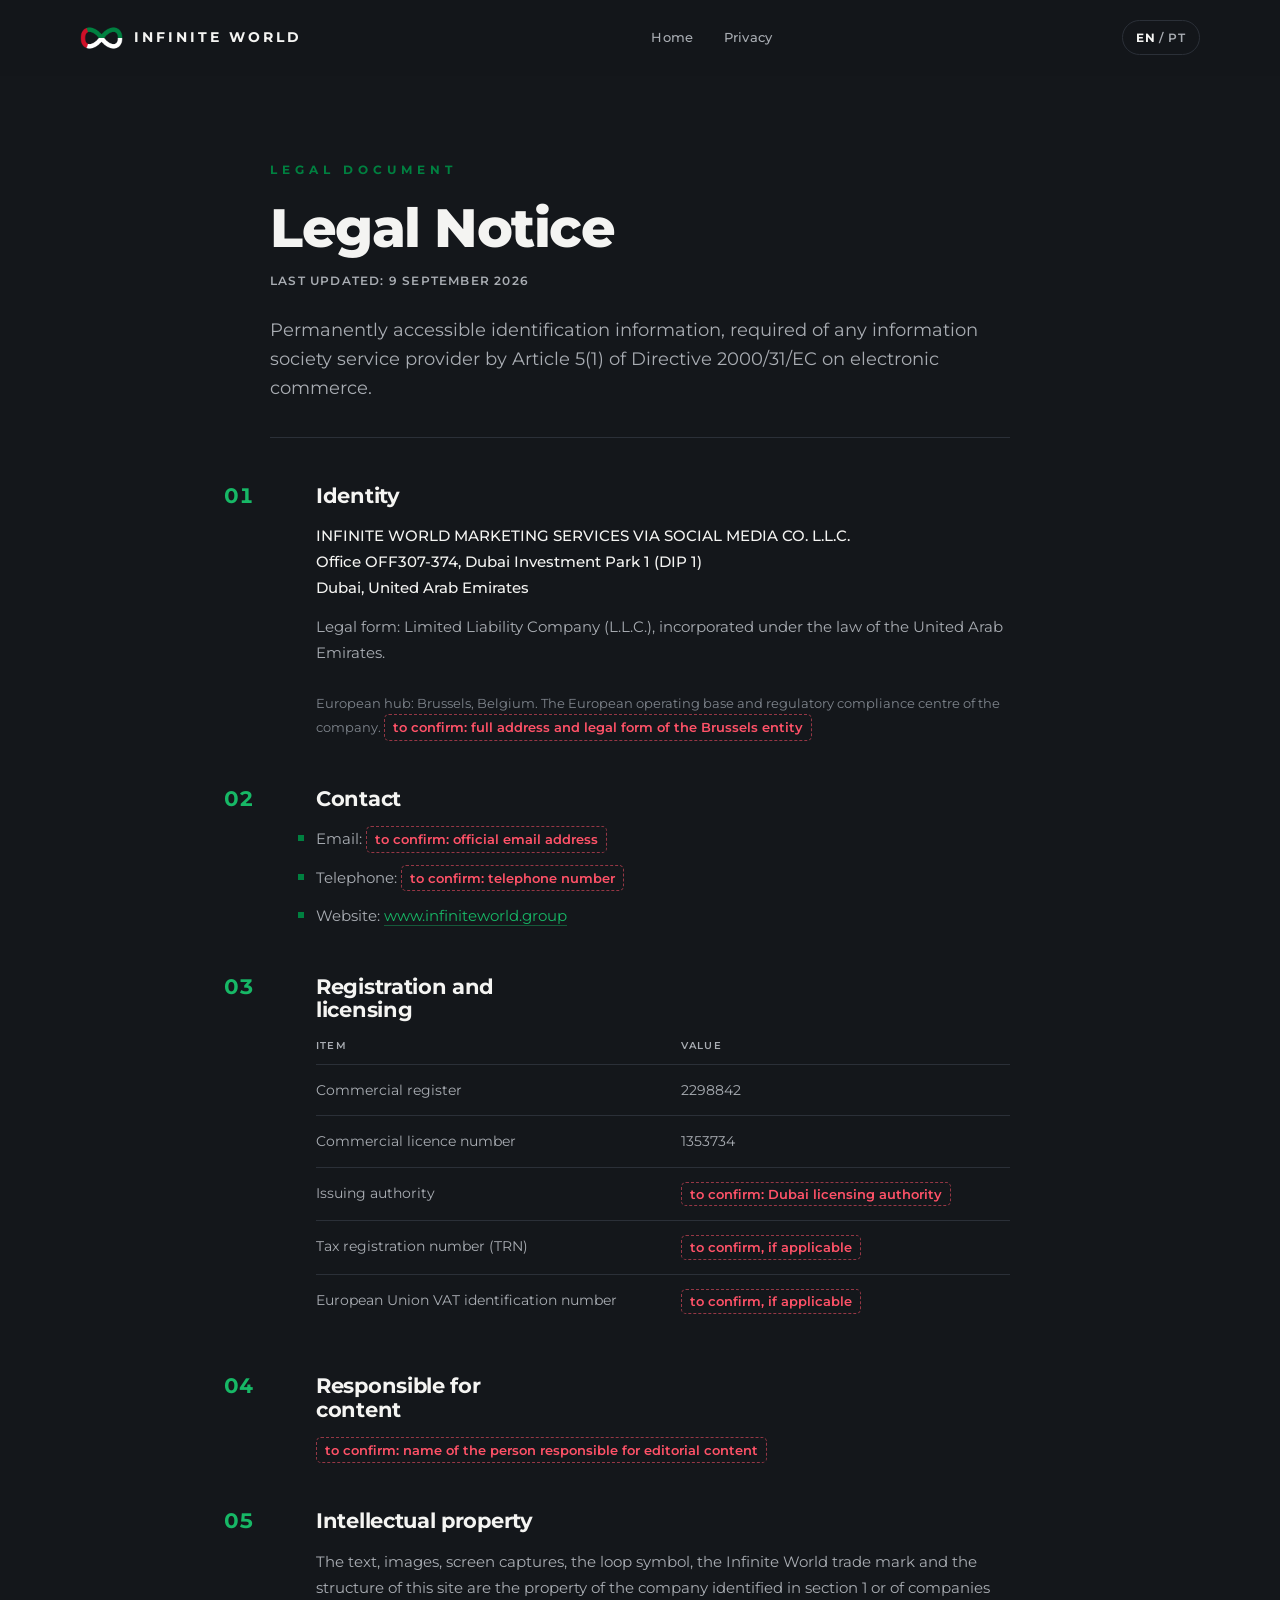
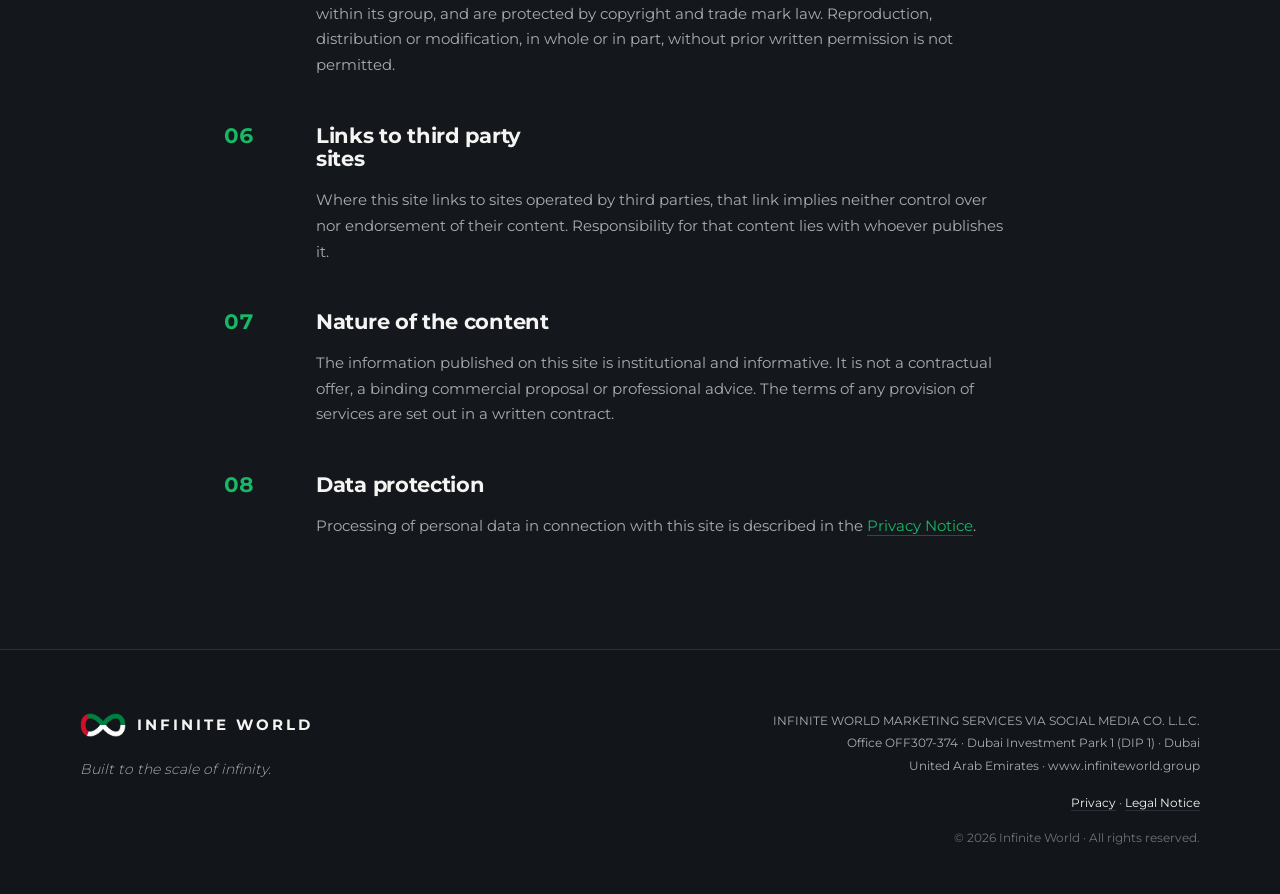
<file: legal-notice.html>
<!doctype html>
<html lang="en">
  <head>
    <meta charset="utf-8" />
    <meta name="viewport" content="width=device-width, initial-scale=1" />
    <title>Legal Notice | Infinite World</title>
    <meta name="description" content="Legal identification of the party responsible for this site, required by Article 5(1) of Directive 2000/31/EC." />
    <link rel="alternate" hreflang="pt" href="aviso-legal.html" />
    <link rel="icon" type="image/png" href="assets/favicon-256.png" />
    <link
      rel="preload"
      href="assets/fonts/montserrat-latin.woff2"
      as="font"
      type="font/woff2"
      crossorigin
    />
    <link rel="stylesheet" href="styles.css" />
  </head>
  <body>
    <header id="nav">
      <div class="nav-inner">
        <a class="brand" href="index.html" aria-label="Infinite World">
          <img src="assets/simbolo-transparente-escuro-2048.png" alt="" />
          <span class="wm">INFINITE WORLD</span>
        </a>
        <nav class="nav-links">
          <a href="index.html">Home</a>
          <a href="privacy.html">Privacy</a>
        </nav>
        <div class="nav-right">
          <a class="lang" href="aviso-legal.html" hreflang="pt"
            ><b>EN</b><span>/ PT</span></a
          >
        </div>
      </div>
    </header>

    <main class="legal">
      <div class="container narrow">
        <p class="eyebrow">LEGAL DOCUMENT</p>
        <h1>Legal Notice</h1>
        <p class="legal-meta">Last updated: 9 September 2026</p>
        <p class="lead">Permanently accessible identification information, required of any information society service provider by Article 5(1) of Directive 2000/31/EC on electronic commerce.</p>
        <section class="legal-sec">
          <h2><span class="legal-n">01</span>Identity</h2>
          <p class="addr">INFINITE WORLD MARKETING SERVICES VIA SOCIAL MEDIA CO. L.L.C.<br />Office OFF307-374, Dubai Investment Park 1 (DIP 1)<br />Dubai, United Arab Emirates</p>
          <p>Legal form: Limited Liability Company (L.L.C.), incorporated under the law of the United Arab Emirates.</p>
          <p class="fine">European hub: Brussels, Belgium. The European operating base and regulatory compliance centre of the company. <span class="todo">to confirm: full address and legal form of the Brussels entity</span></p>
        </section>
        <section class="legal-sec">
          <h2><span class="legal-n">02</span>Contact</h2>
          <ul><li>Email: <span class="todo">to confirm: official email address</span></li><li>Telephone: <span class="todo">to confirm: telephone number</span></li><li>Website: <a href="index.html">www.infiniteworld.group</a></li></ul>
        </section>
        <section class="legal-sec">
          <h2><span class="legal-n">03</span>Registration and licensing</h2>
          <div class="table-wrap"><table class="legal-table"><thead><tr><th>Item</th><th>Value</th></tr></thead><tbody><tr><td>Commercial register</td><td>2298842</td></tr><tr><td>Commercial licence number</td><td>1353734</td></tr><tr><td>Issuing authority</td><td><span class="todo">to confirm: Dubai licensing authority</span></td></tr><tr><td>Tax registration number (TRN)</td><td><span class="todo">to confirm, if applicable</span></td></tr><tr><td>European Union VAT identification number</td><td><span class="todo">to confirm, if applicable</span></td></tr></tbody></table></div>
        </section>
        <section class="legal-sec">
          <h2><span class="legal-n">04</span>Responsible for content</h2>
          <p><span class="todo">to confirm: name of the person responsible for editorial content</span></p>
        </section>
        <section class="legal-sec">
          <h2><span class="legal-n">05</span>Intellectual property</h2>
          <p>The text, images, screen captures, the loop symbol, the Infinite World trade mark and the structure of this site are the property of the company identified in section 1 or of companies within its group, and are protected by copyright and trade mark law. Reproduction, distribution or modification, in whole or in part, without prior written permission is not permitted.</p>
        </section>
        <section class="legal-sec">
          <h2><span class="legal-n">06</span>Links to third party sites</h2>
          <p>Where this site links to sites operated by third parties, that link implies neither control over nor endorsement of their content. Responsibility for that content lies with whoever publishes it.</p>
        </section>
        <section class="legal-sec">
          <h2><span class="legal-n">07</span>Nature of the content</h2>
          <p>The information published on this site is institutional and informative. It is not a contractual offer, a binding commercial proposal or professional advice. The terms of any provision of services are set out in a written contract.</p>
        </section>
        <section class="legal-sec">
          <h2><span class="legal-n">08</span>Data protection</h2>
          <p>Processing of personal data in connection with this site is described in the <a href="privacy.html">Privacy Notice</a>.</p>
        </section>
      </div>
    </main>

    <footer id="footer">
      <div class="container footer-inner">
        <div class="foot-brand">
          <div class="brand-lockup">
            <img
              src="assets/simbolo-transparente-escuro-2048.png"
              alt=""
            /><span>INFINITE WORLD</span>
          </div>
          <p class="tagline">Built to the scale of infinity.</p>
        </div>
        <div class="foot-legal">
          <p>INFINITE WORLD MARKETING SERVICES VIA SOCIAL MEDIA CO. L.L.C.</p>
          <p>
            Office OFF307-374 &middot; Dubai Investment Park 1 (DIP 1) &middot;
            Dubai
          </p>
          <p>United Arab Emirates &middot; www.infiniteworld.group</p>
          <p class="foot-links">
            <a href="privacy.html">Privacy</a> &middot;
            <a href="legal-notice.html">Legal Notice</a>
          </p>
          <p class="copy">&copy; 2026 Infinite World &middot; All rights reserved.</p>
        </div>
      </div>
    </footer>
  </body>
</html>
</file>
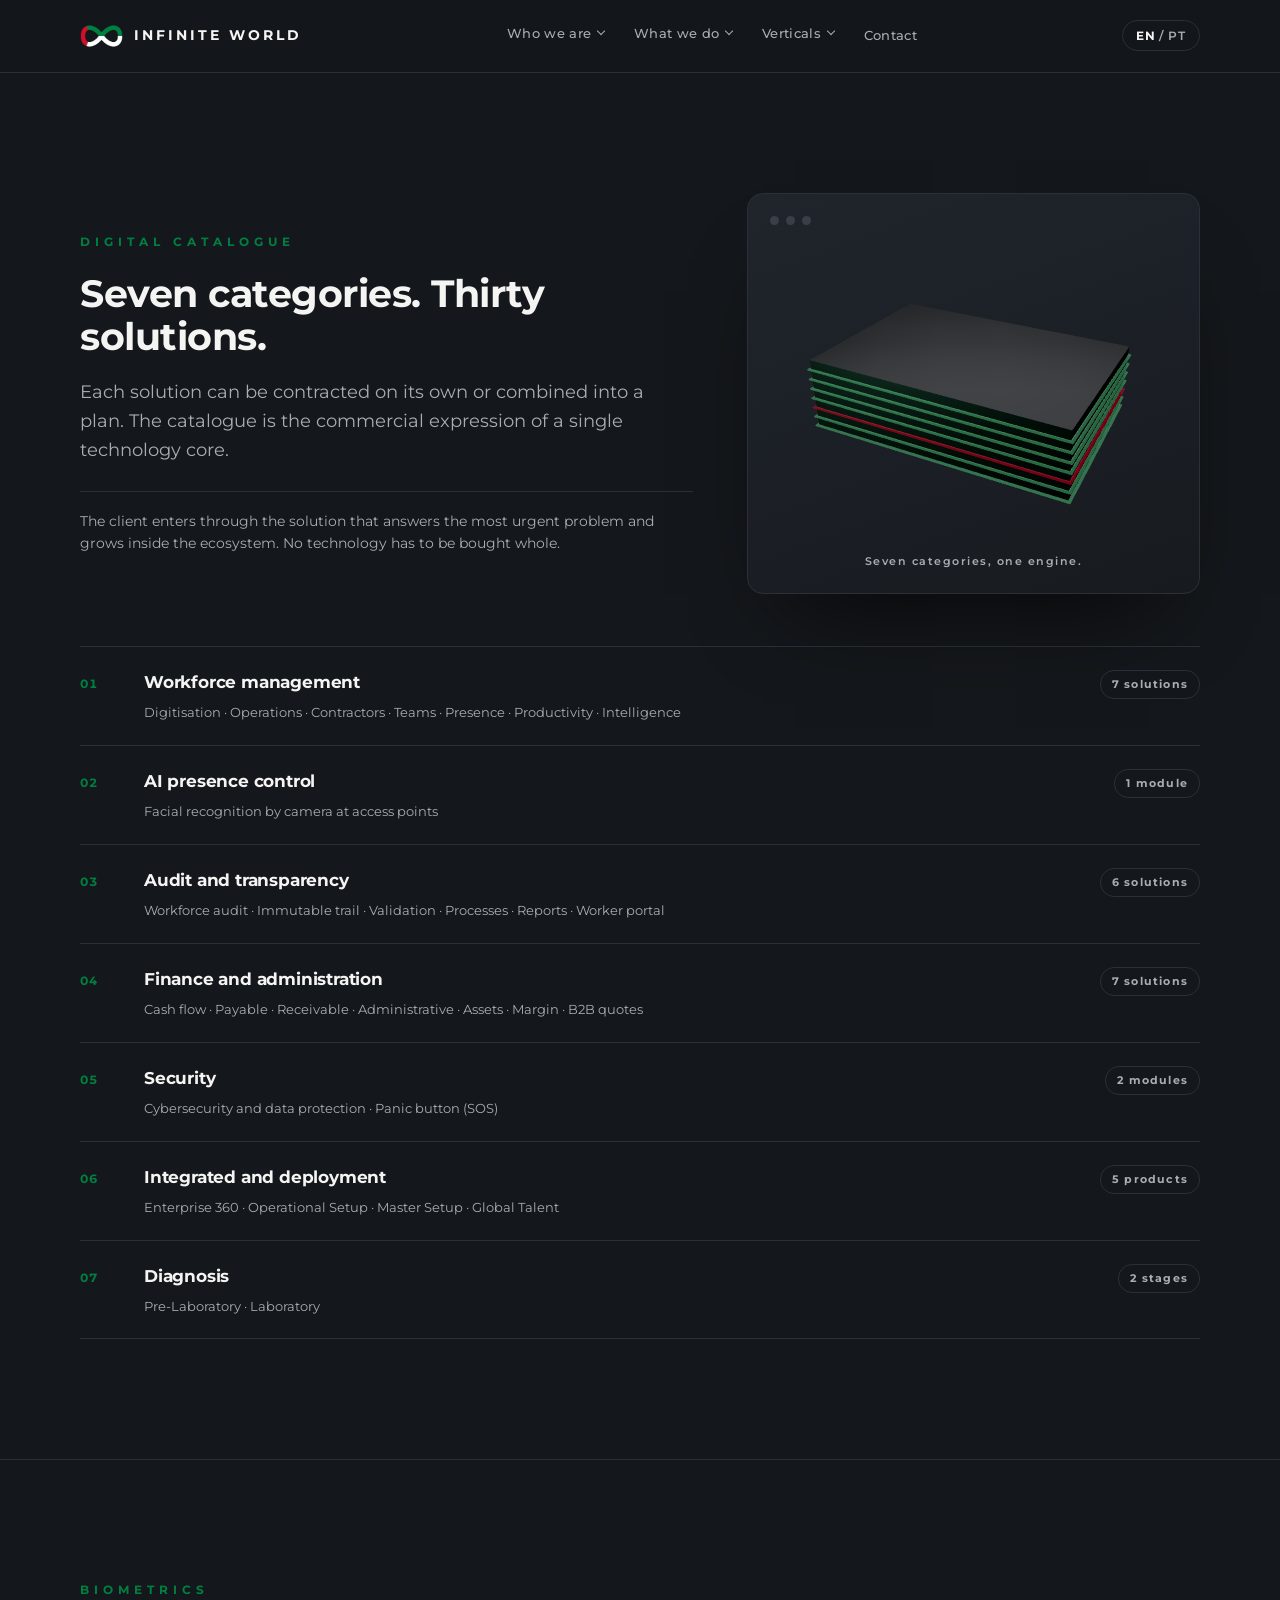
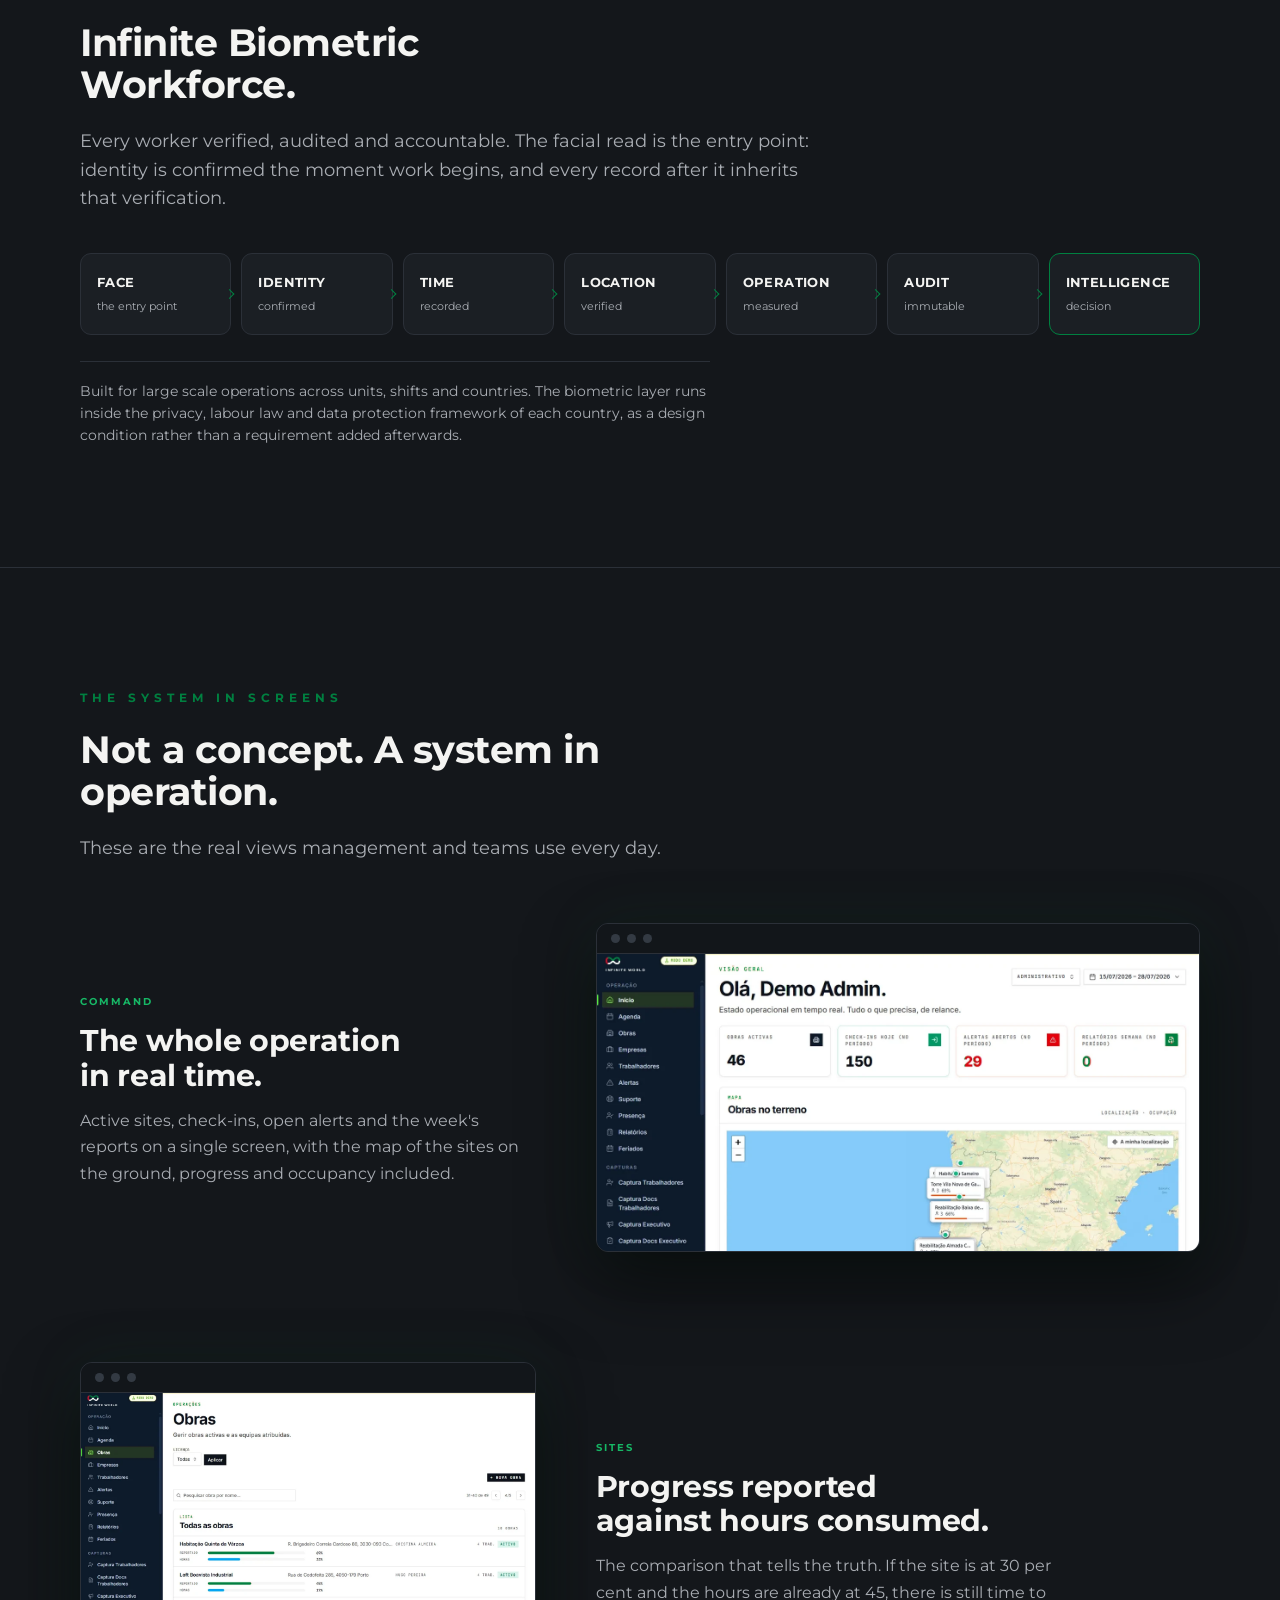
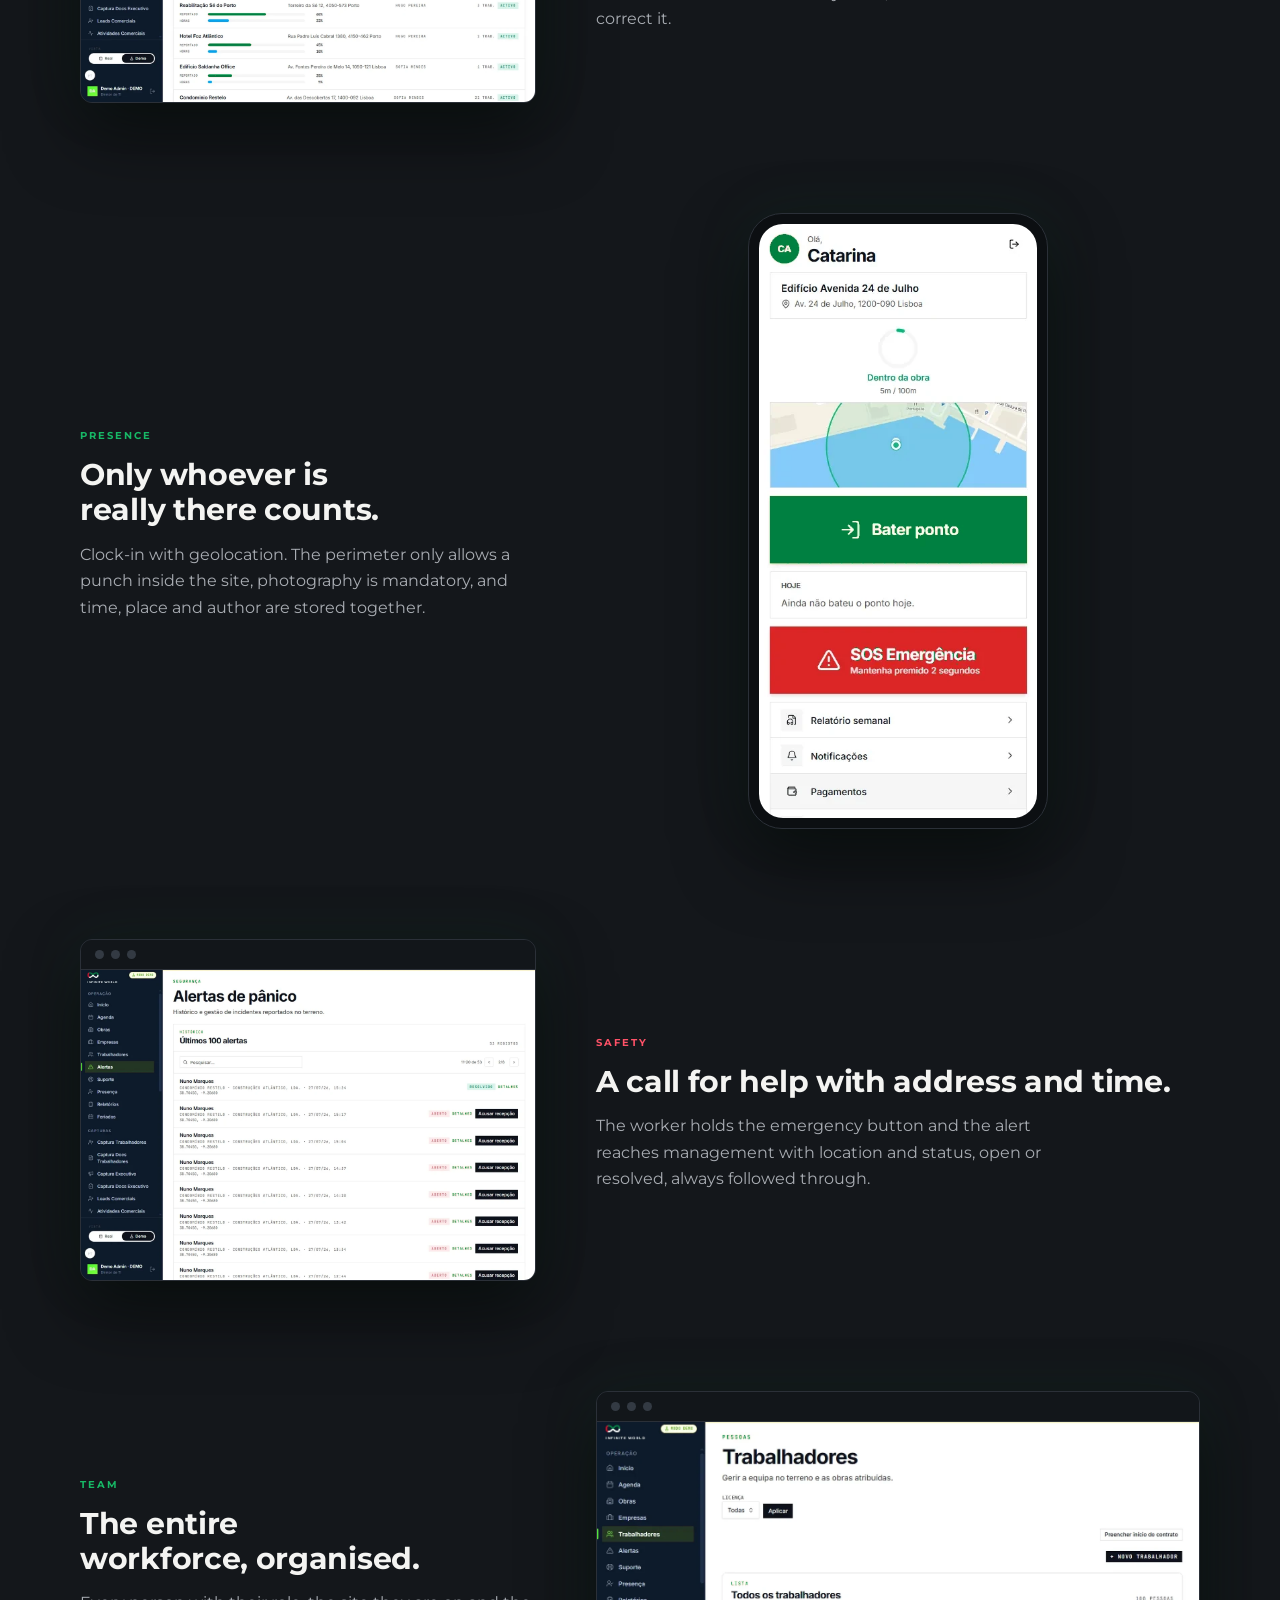
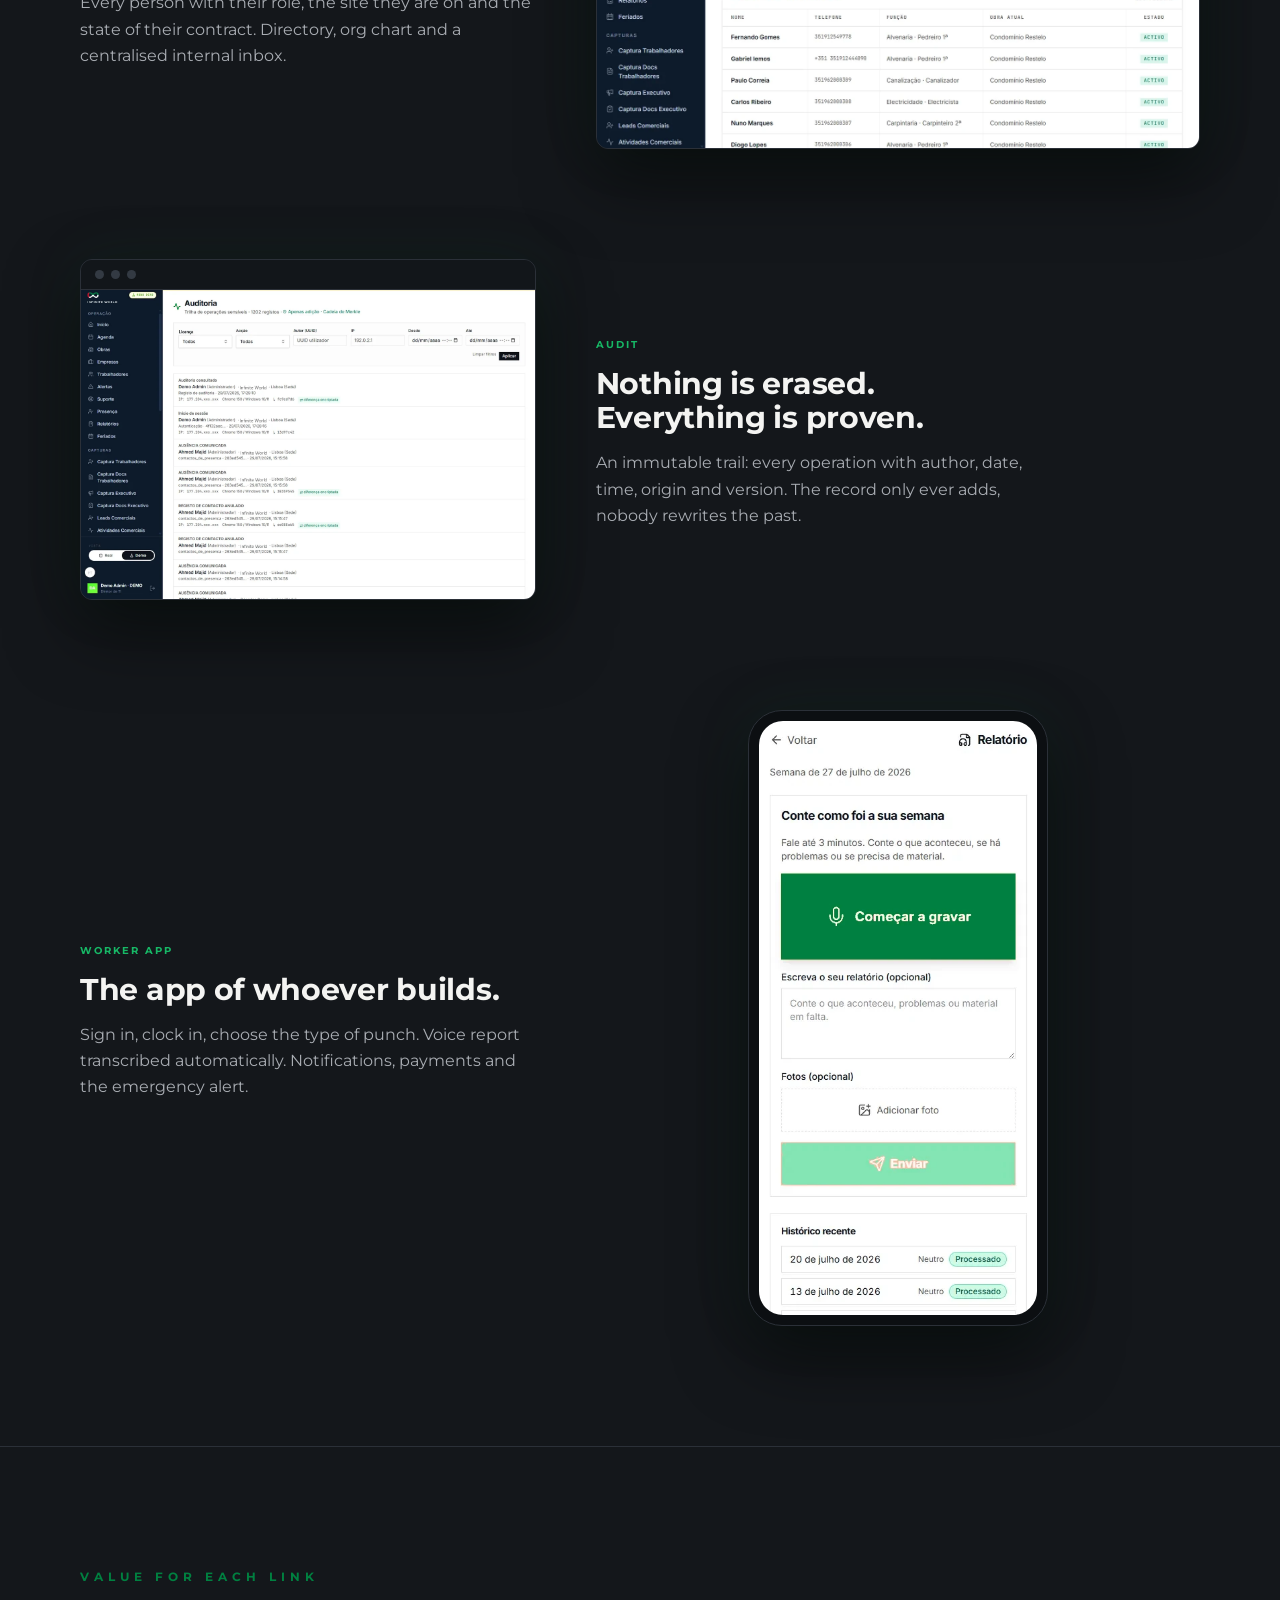
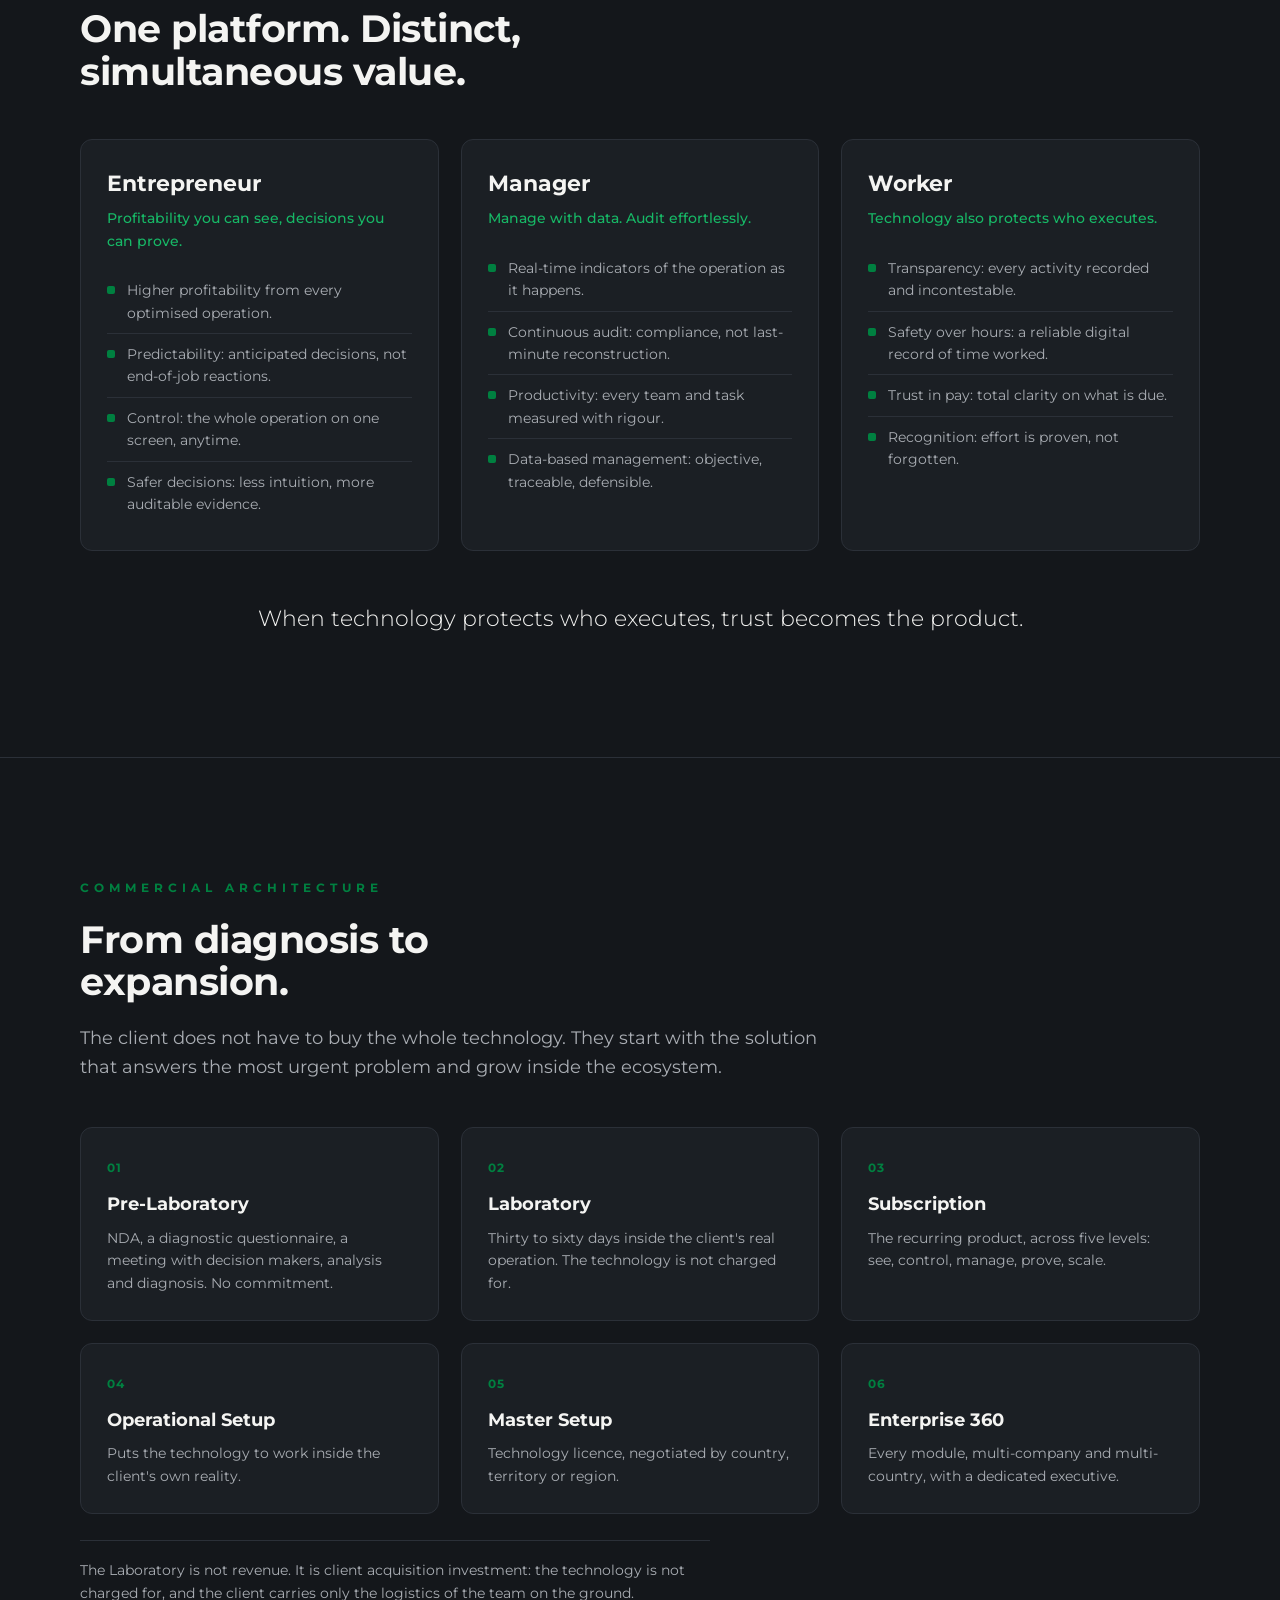
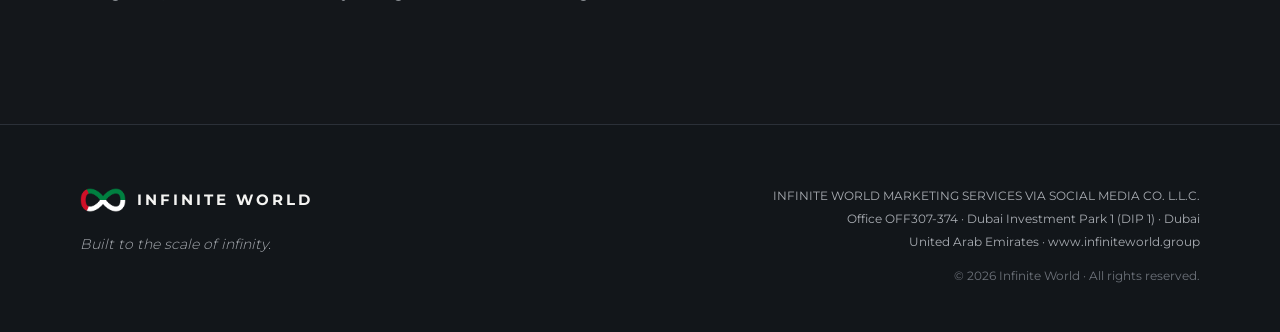
<file: platform.html>
<!doctype html>
<html lang="en">
  <head>
    <meta charset="utf-8" />
    <meta name="viewport" content="width=device-width, initial-scale=1" />
    <title data-i18n="pt_platform">What We Do | Infinite World</title>
    <meta name="description" data-i18n-content="pd_platform" content="The digital catalogue: seven categories and thirty solutions on a single technology core, the biometric workforce layer, and the commercial architecture from diagnosis to expansion." />
    <meta property="og:title" content="What We Do | Infinite World" />
    <meta property="og:description" content="The digital catalogue: seven categories and thirty solutions on a single technology core, the biometric workforce layer, and the commercial architecture from diagnosis to expansion." />
    <meta property="og:type" content="website" />
    <link rel="icon" type="image/png" href="assets/favicon-256.png" />
    <link
      rel="preload"
      href="assets/fonts/montserrat-latin.woff2"
      as="font"
      type="font/woff2"
      crossorigin
    />
    <link rel="stylesheet" href="styles.css" />
  </head>
  <body>
    <!-- NAV -->
    <header id="nav">
      <div class="nav-inner">
        <a class="brand" href="index.html#hero" aria-label="Infinite World home">
          <img
            src="assets/simbolo-transparente-escuro-2048.png"
            alt="Infinite World"
          />
          <span class="wm">INFINITE WORLD</span>
        </a>
        <nav class="nav-links" id="navLinks">
          <div class="nav-item">
            <button
              class="mega-trigger"
              type="button"
              aria-expanded="false"
              aria-controls="mega-who"
            >
              <span data-i18n="nav_who">Who we are</span
              ><i class="caret" aria-hidden="true"></i>
            </button>
          <div class="mega" id="mega-who" hidden>
            <div class="mega-inner">
              <div class="mega-cols">
                <div class="mega-col">
              <a class="mega-link" href="index.html#company"><b data-i18n="mn_diff_t">The difference</b><span data-i18n="mn_diff_d">From contract to payment, inside one system.</span></a>
              <a class="mega-link" href="company.html#philosophy"><b data-i18n="mn_phil_t">Brand philosophy</b><span data-i18n="mn_phil_d">Why we exist and what we stand for.</span></a>
              <a class="mega-link" href="company.html#pillars"><b data-i18n="mn_pill_t">Brand pillars</b><span data-i18n="mn_pill_d">Eight principles behind every decision.</span></a>
                </div>
                <div class="mega-col">
              <a class="mega-link" href="company.html#group"><b data-i18n="mn_dub_t">Global headquarters</b><span data-i18n="mn_dub_d">Dubai, where we operate the world from.</span></a>
              <a class="mega-link" href="trust.html#trust"><b data-i18n="mn_trust_t">Data protection</b><span data-i18n="mn_trust_d">Redundancy, recovery and protection inside the EU.</span></a>
              <a class="mega-link" href="trust.html#compliance"><b data-i18n="mn_cmp_t">Compliance</b><span data-i18n="mn_cmp_d">GDPR, AI Act and the European hub in Brussels.</span></a>
              <a class="mega-link" href="company.html#group"><b data-i18n="mn_group_t">The group</b><span data-i18n="mn_group_d">Infinite World and the operations it runs.</span></a>
                </div>
              </div>
              <a class="mega-card" href="company.html#group">
                <span class="mega-card-art"><img class="mark" src="assets/IW-laco-transparente-escuro-4096.png" alt="" loading="lazy" /></span>
                <span class="mega-card-cap" data-i18n="mn_card_who">One system. One group that executes.</span>
                <span class="mega-card-cta" data-i18n="mn_card_who_cta">See the group</span>
              </a>
            </div>
          </div>
          </div>
          <div class="nav-item">
            <button
              class="mega-trigger"
              type="button"
              aria-expanded="false"
              aria-controls="mega-what"
            >
              <span data-i18n="nav_what">What we do</span
              ><i class="caret" aria-hidden="true"></i>
            </button>
          <div class="mega" id="mega-what" hidden>
            <div class="mega-inner">
              <div class="mega-cols">
                <div class="mega-col wide">
              <a class="mega-link" href="#platform"><b data-i18n="mn_plat_t">The platform</b><span data-i18n="mn_plat_d">One engine, six capabilities, one living database.</span></a>
              <a class="mega-link" href="#screens"><b data-i18n="mn_scr_t">The system in screens</b><span data-i18n="mn_scr_d">The real product, not a mock-up.</span></a>
              <a class="mega-link" href="#value"><b data-i18n="mn_val_t">Value for each link</b><span data-i18n="mn_val_d">What changes for who contracts, manages and executes.</span></a>
              <a class="mega-link" href="#biometrics"><b data-i18n="mn_bio_t">Biometrics</b><span data-i18n="mn_bio_d">Identity verified at the moment work begins.</span></a>
              <a class="mega-link" href="#commercial"><b data-i18n="mn_com_t">Commercial architecture</b><span data-i18n="mn_com_d">From diagnosis to expansion, without buying everything.</span></a>
              <a class="mega-link" href="index.html#proof"><b data-i18n="mn_proof_t">The operation in numbers</b><span data-i18n="mn_proof_d">What the platform is running right now.</span></a>
                </div>
              </div>
              <a class="mega-card" href="#screens">
                <span class="mega-card-art"><img src="assets/screens/desk-works.webp" alt="" loading="lazy" width="1200" height="750" /></span>
                <span class="mega-card-cap" data-i18n="mn_card_what">Not a concept. A system in operation.</span>
                <span class="mega-card-cta" data-i18n="mn_card_what_cta">See it running</span>
              </a>
            </div>
          </div>
          </div>
          <div class="nav-item">
            <button
              class="mega-trigger"
              type="button"
              aria-expanded="false"
              aria-controls="mega-verticals"
            >
              <span data-i18n="nav_verticals">Verticals</span
              ><i class="caret" aria-hidden="true"></i>
            </button>
          <div class="mega" id="mega-verticals" hidden>
            <div class="mega-inner">
              <div class="mega-cols">
                <div class="mega-col wide">
                  <p class="mega-h" data-i18n="mn_six">SIX GLOBAL VERTICALS</p>
                  <div class="mega-chips">
                    <a class="mega-chip" href="index.html#verticals" data-i18n="ver_v1_t">Construction &amp; Engineering</a>
                    <a class="mega-chip" href="index.html#verticals" data-i18n="ver_v2_t">Logistics &amp; Supply Chain</a>
                    <a class="mega-chip" href="index.html#verticals" data-i18n="ver_v3_t">Maritime &amp; Ports</a>
                    <a class="mega-chip" href="index.html#verticals" data-i18n="ver_v4_t">Health</a>
                    <a class="mega-chip" href="index.html#verticals" data-i18n="ver_v5_t">Government &amp; Public Sector</a>
                    <a class="mega-chip" href="index.html#verticals" data-i18n="ver_v6_t">Retail &amp; Commercial Technology</a>
                  </div>
                </div>
              </div>
              <a class="mega-card" href="index.html#verticals">
                <span class="mega-card-art"><img src="assets/screens/map-works.webp" alt="" loading="lazy" width="1248" height="780" /></span>
                <span class="mega-card-cap" data-i18n="mn_card_ver">One platform. Six global verticals.</span>
                <span class="mega-card-cta" data-i18n="mn_card_ver_cta">See the verticals</span>
              </a>
            </div>
          </div>
          </div>
          <a href="index.html#contact" data-i18n="nav_contact">Contact</a>
        </nav>
        <div class="nav-right">
          <button id="langToggle" class="lang" aria-label="Switch language">
            <b>EN</b><span>/ PT</span>
          </button>
          <button
            id="burger"
            class="burger"
            aria-label="Menu"
            aria-expanded="false"
          >
            <span></span><span></span><span></span>
          </button>
        </div>
      </div>
    </header>

    <main>
      <!-- PLATFORM -->
      <section id="platform" class="section band">
        <div class="container platform-grid">
          <div class="platform-copy">
            <p class="eyebrow" data-i18n="plat_eyebrow">DIGITAL CATALOGUE</p>
            <h1 class="sec-title" data-i18n="plat_h2">Seven categories. Thirty solutions.</h1>
            <p class="lead" data-i18n="plat_lead">
              Each solution can be contracted on its own or combined into a
              plan. The catalogue is the commercial expression of a single
              technology core.
            </p>
            <p class="note" data-i18n="plat_note">
              The client enters through the solution that answers the most
              urgent problem and grows inside the ecosystem. No technology has
              to be bought whole.
            </p>
          </div>
          <aside class="panel" aria-hidden="true">
            <div class="panel-bar"><span></span><span></span><span></span></div>
            <div class="engine" id="engine">
              <div class="engine-fallback">
                <i></i><i class="g"></i><i></i><i class="r"></i><i></i
                ><i class="g"></i><i></i>
              </div>
            </div>
            <p class="engine-cap" data-i18n="engine_cap">
              Seven categories, one engine.
            </p>
          </aside>
        </div>
        <div class="container">
          <div class="catalogue">
            <article class="cat-row">
              <span class="cat-n">01</span>
              <div class="cat-body">
                <h3 data-i18n="cat_1_t">Workforce management</h3>
                <p data-i18n="cat_1_i">Digitisation &middot; Operations &middot; Contractors &middot; Teams &middot; Presence &middot; Productivity &middot; Intelligence</p>
              </div>
              <span class="cat-count" data-i18n="cat_1_c">7 solutions</span>
            </article>
            <article class="cat-row">
              <span class="cat-n">02</span>
              <div class="cat-body">
                <h3 data-i18n="cat_2_t">AI presence control</h3>
                <p data-i18n="cat_2_i">Facial recognition by camera at access points</p>
              </div>
              <span class="cat-count" data-i18n="cat_2_c">1 module</span>
            </article>
            <article class="cat-row">
              <span class="cat-n">03</span>
              <div class="cat-body">
                <h3 data-i18n="cat_3_t">Audit and transparency</h3>
                <p data-i18n="cat_3_i">Workforce audit &middot; Immutable trail &middot; Validation &middot; Processes &middot; Reports &middot; Worker portal</p>
              </div>
              <span class="cat-count" data-i18n="cat_3_c">6 solutions</span>
            </article>
            <article class="cat-row">
              <span class="cat-n">04</span>
              <div class="cat-body">
                <h3 data-i18n="cat_4_t">Finance and administration</h3>
                <p data-i18n="cat_4_i">Cash flow &middot; Payable &middot; Receivable &middot; Administrative &middot; Assets &middot; Margin &middot; B2B quotes</p>
              </div>
              <span class="cat-count" data-i18n="cat_4_c">7 solutions</span>
            </article>
            <article class="cat-row">
              <span class="cat-n">05</span>
              <div class="cat-body">
                <h3 data-i18n="cat_5_t">Security</h3>
                <p data-i18n="cat_5_i">Cybersecurity and data protection &middot; Panic button (SOS)</p>
              </div>
              <span class="cat-count" data-i18n="cat_5_c">2 modules</span>
            </article>
            <article class="cat-row">
              <span class="cat-n">06</span>
              <div class="cat-body">
                <h3 data-i18n="cat_6_t">Integrated and deployment</h3>
                <p data-i18n="cat_6_i">Enterprise 360 &middot; Operational Setup &middot; Master Setup &middot; Global Talent</p>
              </div>
              <span class="cat-count" data-i18n="cat_6_c">5 products</span>
            </article>
            <article class="cat-row">
              <span class="cat-n">07</span>
              <div class="cat-body">
                <h3 data-i18n="cat_7_t">Diagnosis</h3>
                <p data-i18n="cat_7_i">Pre-Laboratory &middot; Laboratory</p>
              </div>
              <span class="cat-count" data-i18n="cat_7_c">2 stages</span>
            </article>
          </div>
        </div>
      </section>
      <!-- BIOMETRICS -->
      <section id="biometrics" class="section band">
        <div class="container">
          <p class="eyebrow" data-i18n="bio_eyebrow">BIOMETRICS</p>
          <h2 data-i18n="bio_h2">Infinite Biometric Workforce.</h2>
          <p class="lead" data-i18n="bio_lead">
            Every worker verified, audited and accountable. The facial read is
            the entry point: identity is confirmed the moment work begins, and
            every record after it inherits that verification.
          </p>
          <div class="chain">
              <div class="step"><b data-i18n="bio_1_t">FACE</b><span data-i18n="bio_1_s">Rosto</span></div>
              <div class="step"><b data-i18n="bio_2_t">IDENTITY</b><span data-i18n="bio_2_s">Identidade</span></div>
              <div class="step"><b data-i18n="bio_3_t">TIME</b><span data-i18n="bio_3_s">Tempo</span></div>
              <div class="step"><b data-i18n="bio_4_t">LOCATION</b><span data-i18n="bio_4_s">Localização</span></div>
              <div class="step"><b data-i18n="bio_5_t">OPERATION</b><span data-i18n="bio_5_s">Operação</span></div>
              <div class="step"><b data-i18n="bio_6_t">AUDIT</b><span data-i18n="bio_6_s">Auditoria</span></div>
              <div class="step"><b data-i18n="bio_7_t">INTELLIGENCE</b><span data-i18n="bio_7_s">Inteligência</span></div>
          </div>
          <p class="note" data-i18n="bio_note">
            Built for large scale operations across units, shifts and countries.
            The biometric layer runs inside the privacy, labour law and data
            protection framework of each country, as a design condition rather
            than a requirement added afterwards.
          </p>
        </div>
      </section>
      <!-- SYSTEM IN SCREENS -->
      <section id="screens" class="section band">
        <div class="container">
          <p class="eyebrow" data-i18n="scr_eyebrow">THE SYSTEM IN SCREENS</p>
          <h2 data-i18n="scr_h2">Not a concept. A system in operation.</h2>
          <p class="lead" data-i18n="scr_lead">
            These are the real views management and teams use every day.
          </p>
          <div class="feats">
            <article class="feat">
              <div class="feat-copy">
                <span class="tag" data-i18n="ft1_k">COMMAND</span>
                <h3 data-i18n="ft1_t">The whole operation in real time.</h3>
                <p data-i18n="ft1_d">
                  Active sites, check-ins, open alerts and the week's reports on
                  a single screen, with the map of the sites on the ground,
                  progress and occupancy included.
                </p>
              </div>
              <figure class="device laptop">
                <div class="bezel" aria-hidden="true">
                  <span></span><span></span><span></span>
                </div>
                <img
                  src="assets/screens/desk-overview.webp"
                  width="1400"
                  height="690"
                  loading="lazy"
                  alt=""
                  aria-hidden="true"
                />
              </figure>
            </article>

            <article class="feat">
              <div class="feat-copy">
                <span class="tag" data-i18n="ft2_k">SITES</span>
                <h3 data-i18n="ft2_t">
                  Progress reported against hours consumed.
                </h3>
                <p data-i18n="ft2_d">
                  The comparison that tells the truth. If the site is at 30 per
                  cent and the hours are already at 45, there is still time to
                  correct it.
                </p>
              </div>
              <figure class="device laptop">
                <div class="bezel" aria-hidden="true">
                  <span></span><span></span><span></span>
                </div>
                <img
                  src="assets/screens/desk-works.webp"
                  width="1400"
                  height="956"
                  loading="lazy"
                  alt=""
                  aria-hidden="true"
                />
              </figure>
            </article>

            <article class="feat">
              <div class="feat-copy">
                <span class="tag" data-i18n="ft3_k">PRESENCE</span>
                <h3 data-i18n="ft3_t">Only whoever is really there counts.</h3>
                <p data-i18n="ft3_d">
                  Clock-in with geolocation. The perimeter only allows a punch
                  inside the site, photography is mandatory, and time, place and
                  author are stored together.
                </p>
              </div>
              <figure class="device phone">
                <img
                  src="assets/screens/phone-checkin.webp"
                  width="414"
                  height="884"
                  loading="lazy"
                  alt=""
                  aria-hidden="true"
                />
              </figure>
            </article>

            <article class="feat">
              <div class="feat-copy">
                <span class="tag red" data-i18n="ft4_k">SAFETY</span>
                <h3 data-i18n="ft4_t">
                  A call for help with address and time.
                </h3>
                <p data-i18n="ft4_d">
                  The worker holds the emergency button and the alert reaches
                  management with location and status, open or resolved, always
                  followed through.
                </p>
              </div>
              <figure class="device laptop">
                <div class="bezel" aria-hidden="true">
                  <span></span><span></span><span></span>
                </div>
                <img
                  src="assets/screens/desk-alerts.webp"
                  width="1400"
                  height="956"
                  loading="lazy"
                  alt=""
                  aria-hidden="true"
                />
              </figure>
            </article>

            <article class="feat">
              <div class="feat-copy">
                <span class="tag" data-i18n="ft5_k">TEAM</span>
                <h3 data-i18n="ft5_t">The entire workforce, organised.</h3>
                <p data-i18n="ft5_d">
                  Every person with their role, the site they are on and the
                  state of their contract. Directory, org chart and a
                  centralised internal inbox.
                </p>
              </div>
              <figure class="device laptop">
                <div class="bezel" aria-hidden="true">
                  <span></span><span></span><span></span>
                </div>
                <img
                  src="assets/screens/desk-team.webp"
                  width="1400"
                  height="757"
                  loading="lazy"
                  alt=""
                  aria-hidden="true"
                />
              </figure>
            </article>

            <article class="feat">
              <div class="feat-copy">
                <span class="tag" data-i18n="ft6_k">AUDIT</span>
                <h3 data-i18n="ft6_t">
                  Nothing is erased. Everything is proven.
                </h3>
                <p data-i18n="ft6_d">
                  An immutable trail: every operation with author, date, time,
                  origin and version. The record only ever adds, nobody rewrites
                  the past.
                </p>
              </div>
              <figure class="device laptop">
                <div class="bezel" aria-hidden="true">
                  <span></span><span></span><span></span>
                </div>
                <img
                  src="assets/screens/desk-audit.webp"
                  width="1400"
                  height="956"
                  loading="lazy"
                  alt=""
                  aria-hidden="true"
                />
              </figure>
            </article>

            <article class="feat">
              <div class="feat-copy">
                <span class="tag" data-i18n="ft7_k">WORKER APP</span>
                <h3 data-i18n="ft7_t">The app of whoever builds.</h3>
                <p data-i18n="ft7_d">
                  Sign in, clock in, choose the type of punch. Voice report
                  transcribed automatically. Notifications, payments and the
                  emergency alert.
                </p>
              </div>
              <figure class="device phone">
                <img
                  src="assets/screens/phone-report.webp"
                  width="414"
                  height="884"
                  loading="lazy"
                  alt=""
                  aria-hidden="true"
                />
              </figure>
            </article>
          </div>
        </div>
      </section>
      <!-- VALUE FOR EACH LINK -->
      <section id="value" class="section band">
        <div class="container">
          <p class="eyebrow" data-i18n="val_eyebrow">VALUE FOR EACH LINK</p>
          <h2 data-i18n="val_h2">
            One platform. Distinct, simultaneous value.
          </h2>
          <div class="grid grid-3">
            <article class="valcol">
              <h3 data-i18n="val_1_t">Entrepreneur</h3>
              <p class="valsub" data-i18n="val_1_s">
                Profitability you can see, decisions you can prove.
              </p>
              <ul>
                <li data-i18n="val_1_a">
                  Higher profitability from every optimised operation.
                </li>
                <li data-i18n="val_1_b">
                  Predictability: anticipated decisions, not end-of-job
                  reactions.
                </li>
                <li data-i18n="val_1_c">
                  Control: the whole operation on one screen, anytime.
                </li>
                <li data-i18n="val_1_d">
                  Safer decisions: less intuition, more auditable evidence.
                </li>
              </ul>
            </article>
            <article class="valcol">
              <h3 data-i18n="val_2_t">Manager</h3>
              <p class="valsub" data-i18n="val_2_s">
                Manage with data. Audit effortlessly.
              </p>
              <ul>
                <li data-i18n="val_2_a">
                  Real-time indicators of the operation as it happens.
                </li>
                <li data-i18n="val_2_b">
                  Continuous audit: compliance, not last-minute reconstruction.
                </li>
                <li data-i18n="val_2_c">
                  Productivity: every team and task measured with rigour.
                </li>
                <li data-i18n="val_2_d">
                  Data-based management: objective, traceable, defensible.
                </li>
              </ul>
            </article>
            <article class="valcol">
              <h3 data-i18n="val_3_t">Worker</h3>
              <p class="valsub" data-i18n="val_3_s">
                Technology also protects who executes.
              </p>
              <ul>
                <li data-i18n="val_3_a">
                  Transparency: every activity recorded and incontestable.
                </li>
                <li data-i18n="val_3_b">
                  Safety over hours: a reliable digital record of time worked.
                </li>
                <li data-i18n="val_3_c">
                  Trust in pay: total clarity on what is due.
                </li>
                <li data-i18n="val_3_d">
                  Recognition: effort is proven, not forgotten.
                </li>
              </ul>
            </article>
          </div>
          <p class="closing" data-i18n="val_close">
            When technology protects who executes, trust becomes the product.
          </p>
        </div>
      </section>
      <!-- COMMERCIAL ARCHITECTURE -->
      <section id="commercial" class="section band">
        <div class="container">
          <p class="eyebrow" data-i18n="com_eyebrow">COMMERCIAL ARCHITECTURE</p>
          <h2 data-i18n="com_h2">From diagnosis to expansion.</h2>
          <p class="lead" data-i18n="com_lead">
            The client does not have to buy the whole technology. They start
            with the solution that answers the most urgent problem and grow
            inside the ecosystem.
          </p>
          <div class="grid grid-3 pillars">
            <article class="pillar">
              <span class="num">01</span>
              <h3 data-i18n="com_c1_t">Pre-Laboratory</h3>
              <p data-i18n="com_c1_d">NDA, a diagnostic questionnaire, a meeting with decision makers, analysis and diagnosis. No commitment.</p>
            </article>
            <article class="pillar">
              <span class="num">02</span>
              <h3 data-i18n="com_c2_t">Laboratory</h3>
              <p data-i18n="com_c2_d">Thirty to sixty days inside the client's real operation. The technology is not charged for.</p>
            </article>
            <article class="pillar">
              <span class="num">03</span>
              <h3 data-i18n="com_c3_t">Subscription</h3>
              <p data-i18n="com_c3_d">The recurring product, across five levels: see, control, manage, prove, scale.</p>
            </article>
            <article class="pillar">
              <span class="num">04</span>
              <h3 data-i18n="com_c4_t">Operational Setup</h3>
              <p data-i18n="com_c4_d">Puts the technology to work inside the client's own reality.</p>
            </article>
            <article class="pillar">
              <span class="num">05</span>
              <h3 data-i18n="com_c5_t">Master Setup</h3>
              <p data-i18n="com_c5_d">Technology licence, negotiated by country, territory or region.</p>
            </article>
            <article class="pillar">
              <span class="num">06</span>
              <h3 data-i18n="com_c6_t">Enterprise 360</h3>
              <p data-i18n="com_c6_d">Every module, multi-company and multi-country, with a dedicated executive.</p>
            </article>
          </div>
          <p class="note" data-i18n="com_note">
            The Laboratory is not revenue. It is client acquisition investment:
            the technology is not charged for, and the client carries only the
            logistics of the team on the ground.
          </p>
        </div>
      </section>
    </main>

    <!-- FOOTER -->
    <footer id="footer">
      <div class="container footer-inner">
        <div class="foot-brand">
          <div class="brand-lockup">
            <img
              src="assets/simbolo-transparente-escuro-2048.png"
              alt=""
            /><span>INFINITE WORLD</span>
          </div>
          <p class="tagline" data-i18n="foot_tag">
            Built to the scale of infinity.
          </p>
        </div>
        <div class="foot-legal">
          <p>INFINITE WORLD MARKETING SERVICES VIA SOCIAL MEDIA CO. L.L.C.</p>
          <p>
            Office OFF307-374 &middot; Dubai Investment Park 1 (DIP 1) &middot;
            Dubai
          </p>
          <p>United Arab Emirates &middot; www.infiniteworld.group</p>
          <p class="copy">
            &copy; 2026 Infinite World &middot;
            <span data-i18n="foot_rights">All rights reserved.</span>
          </p>
        </div>
      </div>
    </footer>

    <script src="i18n.js"></script>
    <script src="main.js"></script>
    <script type="module" src="engine.js"></script>
  </body>
</html>
</file>
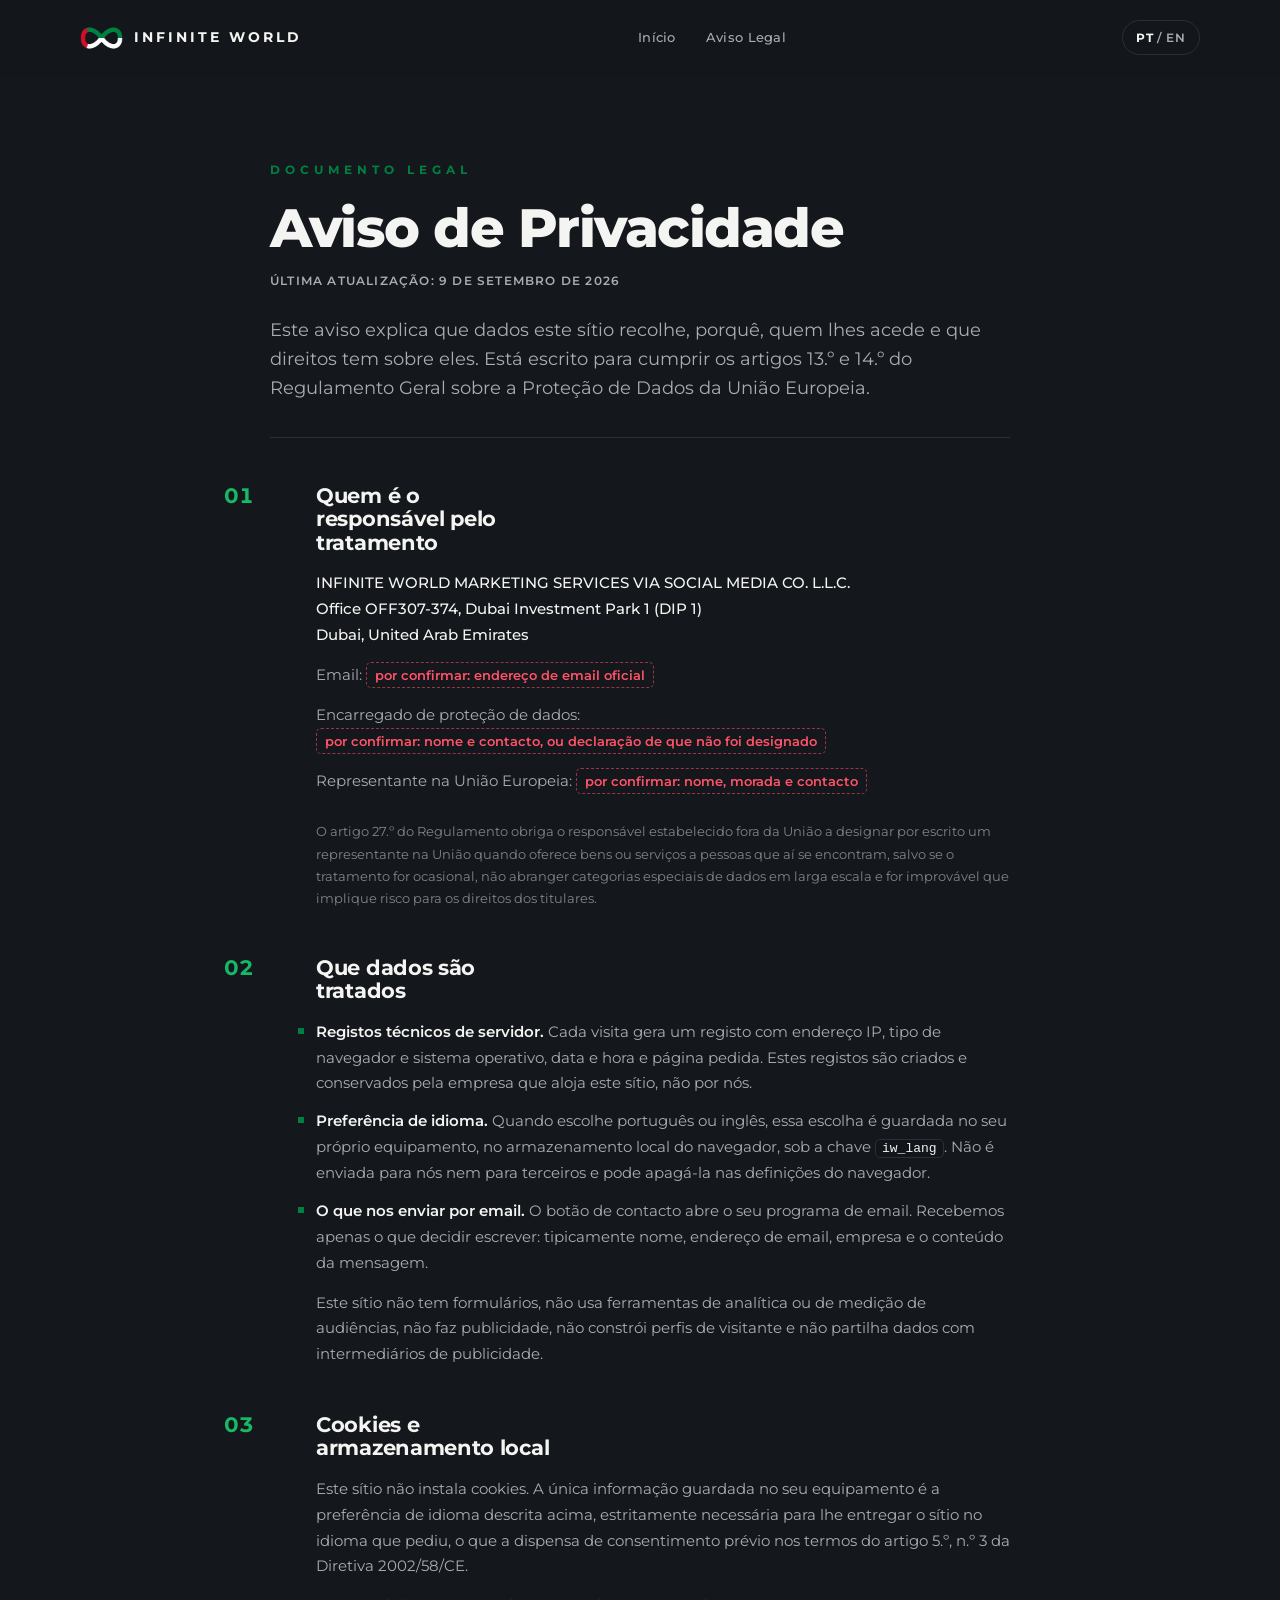
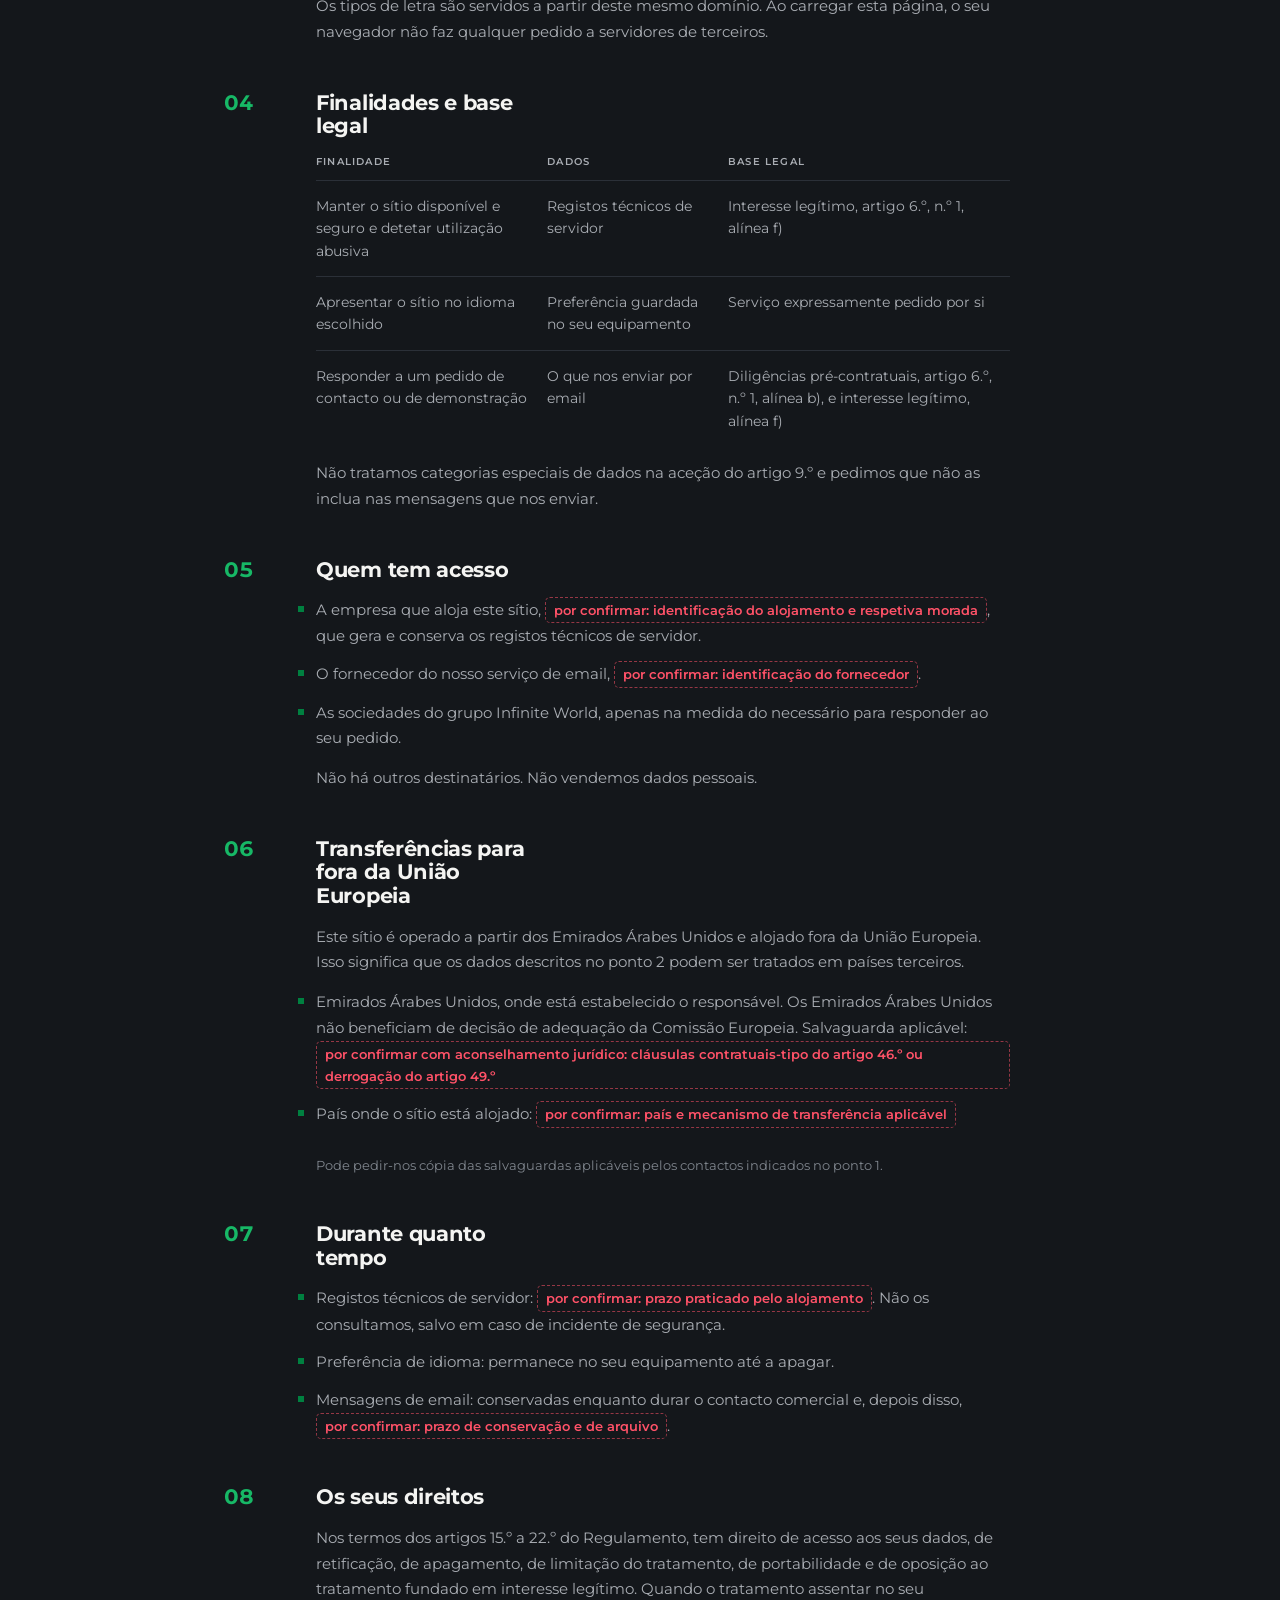
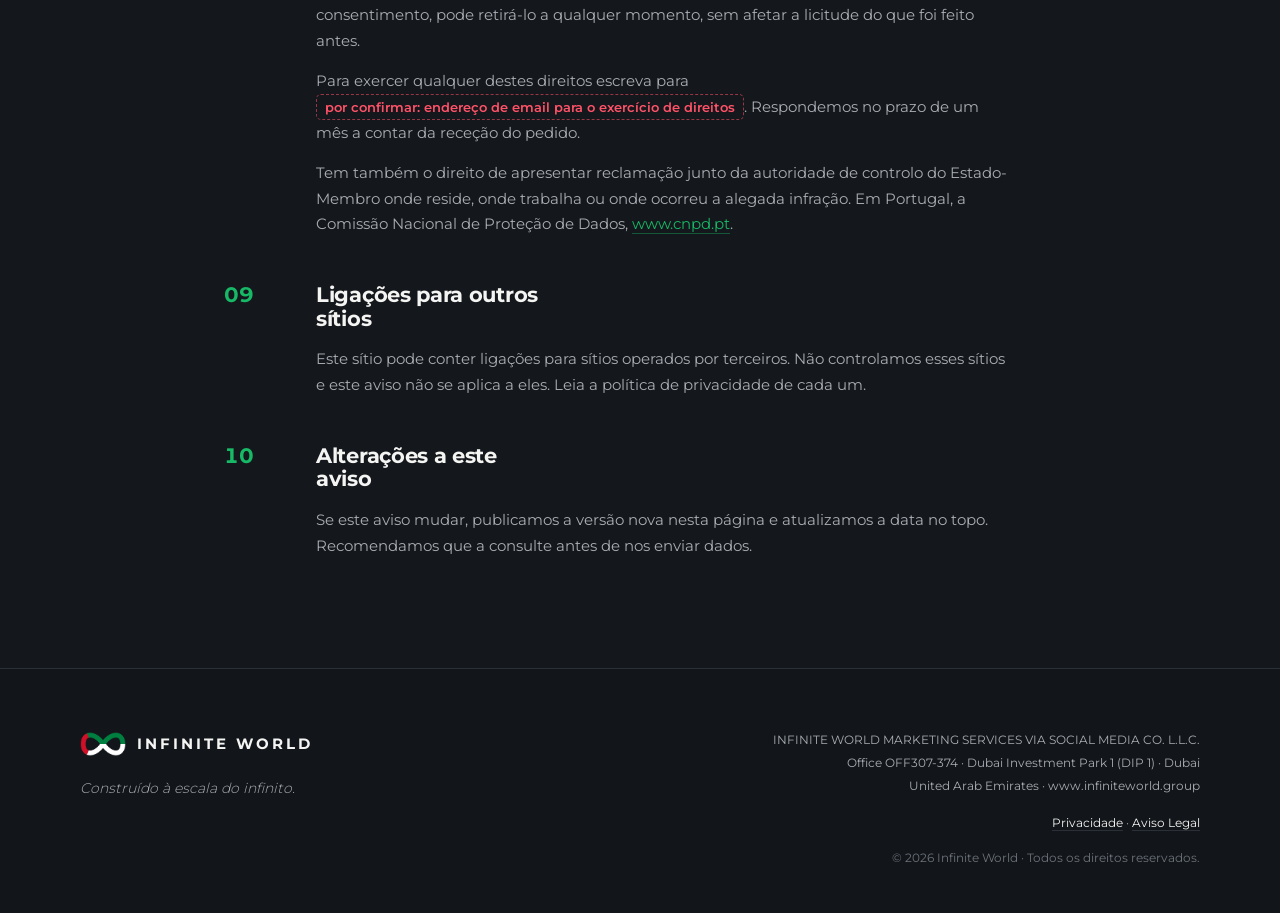
<file: privacidade.html>
<!doctype html>
<html lang="pt">
  <head>
    <meta charset="utf-8" />
    <meta name="viewport" content="width=device-width, initial-scale=1" />
    <title>Aviso de Privacidade | Infinite World</title>
    <meta name="description" content="Que dados este sítio recolhe, com que fundamento, quem lhes acede e que direitos tem sobre eles." />
    <link rel="alternate" hreflang="en" href="privacy.html" />
    <link rel="icon" type="image/png" href="assets/favicon-256.png" />
    <link
      rel="preload"
      href="assets/fonts/montserrat-latin.woff2"
      as="font"
      type="font/woff2"
      crossorigin
    />
    <link rel="stylesheet" href="styles.css" />
  </head>
  <body>
    <header id="nav">
      <div class="nav-inner">
        <a class="brand" href="index.html" aria-label="Infinite World">
          <img src="assets/simbolo-transparente-escuro-2048.png" alt="" />
          <span class="wm">INFINITE WORLD</span>
        </a>
        <nav class="nav-links">
          <a href="index.html">Início</a>
          <a href="aviso-legal.html">Aviso Legal</a>
        </nav>
        <div class="nav-right">
          <a class="lang" href="privacy.html" hreflang="en"
            ><b>PT</b><span>/ EN</span></a
          >
        </div>
      </div>
    </header>

    <main class="legal">
      <div class="container narrow">
        <p class="eyebrow">DOCUMENTO LEGAL</p>
        <h1>Aviso de Privacidade</h1>
        <p class="legal-meta">Última atualização: 9 de setembro de 2026</p>
        <p class="lead">Este aviso explica que dados este sítio recolhe, porquê, quem lhes acede e que direitos tem sobre eles. Está escrito para cumprir os artigos 13.º e 14.º do Regulamento Geral sobre a Proteção de Dados da União Europeia.</p>
        <section class="legal-sec">
          <h2><span class="legal-n">01</span>Quem é o responsável pelo tratamento</h2>
          <p class="addr">INFINITE WORLD MARKETING SERVICES VIA SOCIAL MEDIA CO. L.L.C.<br />Office OFF307-374, Dubai Investment Park 1 (DIP 1)<br />Dubai, United Arab Emirates</p>
          <p>Email: <span class="todo">por confirmar: endereço de email oficial</span></p>
          <p>Encarregado de proteção de dados: <span class="todo">por confirmar: nome e contacto, ou declaração de que não foi designado</span></p>
          <p>Representante na União Europeia: <span class="todo">por confirmar: nome, morada e contacto</span></p>
          <p class="fine">O artigo 27.º do Regulamento obriga o responsável estabelecido fora da União a designar por escrito um representante na União quando oferece bens ou serviços a pessoas que aí se encontram, salvo se o tratamento for ocasional, não abranger categorias especiais de dados em larga escala e for improvável que implique risco para os direitos dos titulares.</p>
        </section>
        <section class="legal-sec">
          <h2><span class="legal-n">02</span>Que dados são tratados</h2>
          <ul><li><b>Registos técnicos de servidor.</b> Cada visita gera um registo com endereço IP, tipo de navegador e sistema operativo, data e hora e página pedida. Estes registos são criados e conservados pela empresa que aloja este sítio, não por nós.</li><li><b>Preferência de idioma.</b> Quando escolhe português ou inglês, essa escolha é guardada no seu próprio equipamento, no armazenamento local do navegador, sob a chave <code>iw_lang</code>. Não é enviada para nós nem para terceiros e pode apagá-la nas definições do navegador.</li><li><b>O que nos enviar por email.</b> O botão de contacto abre o seu programa de email. Recebemos apenas o que decidir escrever: tipicamente nome, endereço de email, empresa e o conteúdo da mensagem.</li></ul>
          <p>Este sítio não tem formulários, não usa ferramentas de analítica ou de medição de audiências, não faz publicidade, não constrói perfis de visitante e não partilha dados com intermediários de publicidade.</p>
        </section>
        <section class="legal-sec">
          <h2><span class="legal-n">03</span>Cookies e armazenamento local</h2>
          <p>Este sítio não instala cookies. A única informação guardada no seu equipamento é a preferência de idioma descrita acima, estritamente necessária para lhe entregar o sítio no idioma que pediu, o que a dispensa de consentimento prévio nos termos do artigo 5.º, n.º 3 da Diretiva 2002/58/CE.</p>
          <p>Os tipos de letra são servidos a partir deste mesmo domínio. Ao carregar esta página, o seu navegador não faz qualquer pedido a servidores de terceiros.</p>
        </section>
        <section class="legal-sec">
          <h2><span class="legal-n">04</span>Finalidades e base legal</h2>
          <div class="table-wrap"><table class="legal-table"><thead><tr><th>Finalidade</th><th>Dados</th><th>Base legal</th></tr></thead><tbody><tr><td>Manter o sítio disponível e seguro e detetar utilização abusiva</td><td>Registos técnicos de servidor</td><td>Interesse legítimo, artigo 6.º, n.º 1, alínea f)</td></tr><tr><td>Apresentar o sítio no idioma escolhido</td><td>Preferência guardada no seu equipamento</td><td>Serviço expressamente pedido por si</td></tr><tr><td>Responder a um pedido de contacto ou de demonstração</td><td>O que nos enviar por email</td><td>Diligências pré-contratuais, artigo 6.º, n.º 1, alínea b), e interesse legítimo, alínea f)</td></tr></tbody></table></div>
          <p>Não tratamos categorias especiais de dados na aceção do artigo 9.º e pedimos que não as inclua nas mensagens que nos enviar.</p>
        </section>
        <section class="legal-sec">
          <h2><span class="legal-n">05</span>Quem tem acesso</h2>
          <ul><li>A empresa que aloja este sítio, <span class="todo">por confirmar: identificação do alojamento e respetiva morada</span>, que gera e conserva os registos técnicos de servidor.</li><li>O fornecedor do nosso serviço de email, <span class="todo">por confirmar: identificação do fornecedor</span>.</li><li>As sociedades do grupo Infinite World, apenas na medida do necessário para responder ao seu pedido.</li></ul>
          <p>Não há outros destinatários. Não vendemos dados pessoais.</p>
        </section>
        <section class="legal-sec">
          <h2><span class="legal-n">06</span>Transferências para fora da União Europeia</h2>
          <p>Este sítio é operado a partir dos Emirados Árabes Unidos e alojado fora da União Europeia. Isso significa que os dados descritos no ponto 2 podem ser tratados em países terceiros.</p>
          <ul><li>Emirados Árabes Unidos, onde está estabelecido o responsável. Os Emirados Árabes Unidos não beneficiam de decisão de adequação da Comissão Europeia. Salvaguarda aplicável: <span class="todo">por confirmar com aconselhamento jurídico: cláusulas contratuais-tipo do artigo 46.º ou derrogação do artigo 49.º</span></li><li>País onde o sítio está alojado: <span class="todo">por confirmar: país e mecanismo de transferência aplicável</span></li></ul>
          <p class="fine">Pode pedir-nos cópia das salvaguardas aplicáveis pelos contactos indicados no ponto 1.</p>
        </section>
        <section class="legal-sec">
          <h2><span class="legal-n">07</span>Durante quanto tempo</h2>
          <ul><li>Registos técnicos de servidor: <span class="todo">por confirmar: prazo praticado pelo alojamento</span>. Não os consultamos, salvo em caso de incidente de segurança.</li><li>Preferência de idioma: permanece no seu equipamento até a apagar.</li><li>Mensagens de email: conservadas enquanto durar o contacto comercial e, depois disso, <span class="todo">por confirmar: prazo de conservação e de arquivo</span>.</li></ul>
        </section>
        <section class="legal-sec">
          <h2><span class="legal-n">08</span>Os seus direitos</h2>
          <p>Nos termos dos artigos 15.º a 22.º do Regulamento, tem direito de acesso aos seus dados, de retificação, de apagamento, de limitação do tratamento, de portabilidade e de oposição ao tratamento fundado em interesse legítimo. Quando o tratamento assentar no seu consentimento, pode retirá-lo a qualquer momento, sem afetar a licitude do que foi feito antes.</p>
          <p>Para exercer qualquer destes direitos escreva para <span class="todo">por confirmar: endereço de email para o exercício de direitos</span>. Respondemos no prazo de um mês a contar da receção do pedido.</p>
          <p>Tem também o direito de apresentar reclamação junto da autoridade de controlo do Estado-Membro onde reside, onde trabalha ou onde ocorreu a alegada infração. Em Portugal, a Comissão Nacional de Proteção de Dados, <a href="https://www.cnpd.pt" rel="noopener">www.cnpd.pt</a>.</p>
        </section>
        <section class="legal-sec">
          <h2><span class="legal-n">09</span>Ligações para outros sítios</h2>
          <p>Este sítio pode conter ligações para sítios operados por terceiros. Não controlamos esses sítios e este aviso não se aplica a eles. Leia a política de privacidade de cada um.</p>
        </section>
        <section class="legal-sec">
          <h2><span class="legal-n">10</span>Alterações a este aviso</h2>
          <p>Se este aviso mudar, publicamos a versão nova nesta página e atualizamos a data no topo. Recomendamos que a consulte antes de nos enviar dados.</p>
        </section>
      </div>
    </main>

    <footer id="footer">
      <div class="container footer-inner">
        <div class="foot-brand">
          <div class="brand-lockup">
            <img
              src="assets/simbolo-transparente-escuro-2048.png"
              alt=""
            /><span>INFINITE WORLD</span>
          </div>
          <p class="tagline">Construído à escala do infinito.</p>
        </div>
        <div class="foot-legal">
          <p>INFINITE WORLD MARKETING SERVICES VIA SOCIAL MEDIA CO. L.L.C.</p>
          <p>
            Office OFF307-374 &middot; Dubai Investment Park 1 (DIP 1) &middot;
            Dubai
          </p>
          <p>United Arab Emirates &middot; www.infiniteworld.group</p>
          <p class="foot-links">
            <a href="privacidade.html">Privacidade</a> &middot;
            <a href="aviso-legal.html">Aviso Legal</a>
          </p>
          <p class="copy">&copy; 2026 Infinite World &middot; Todos os direitos reservados.</p>
        </div>
      </div>
    </footer>
  </body>
</html>
</file>
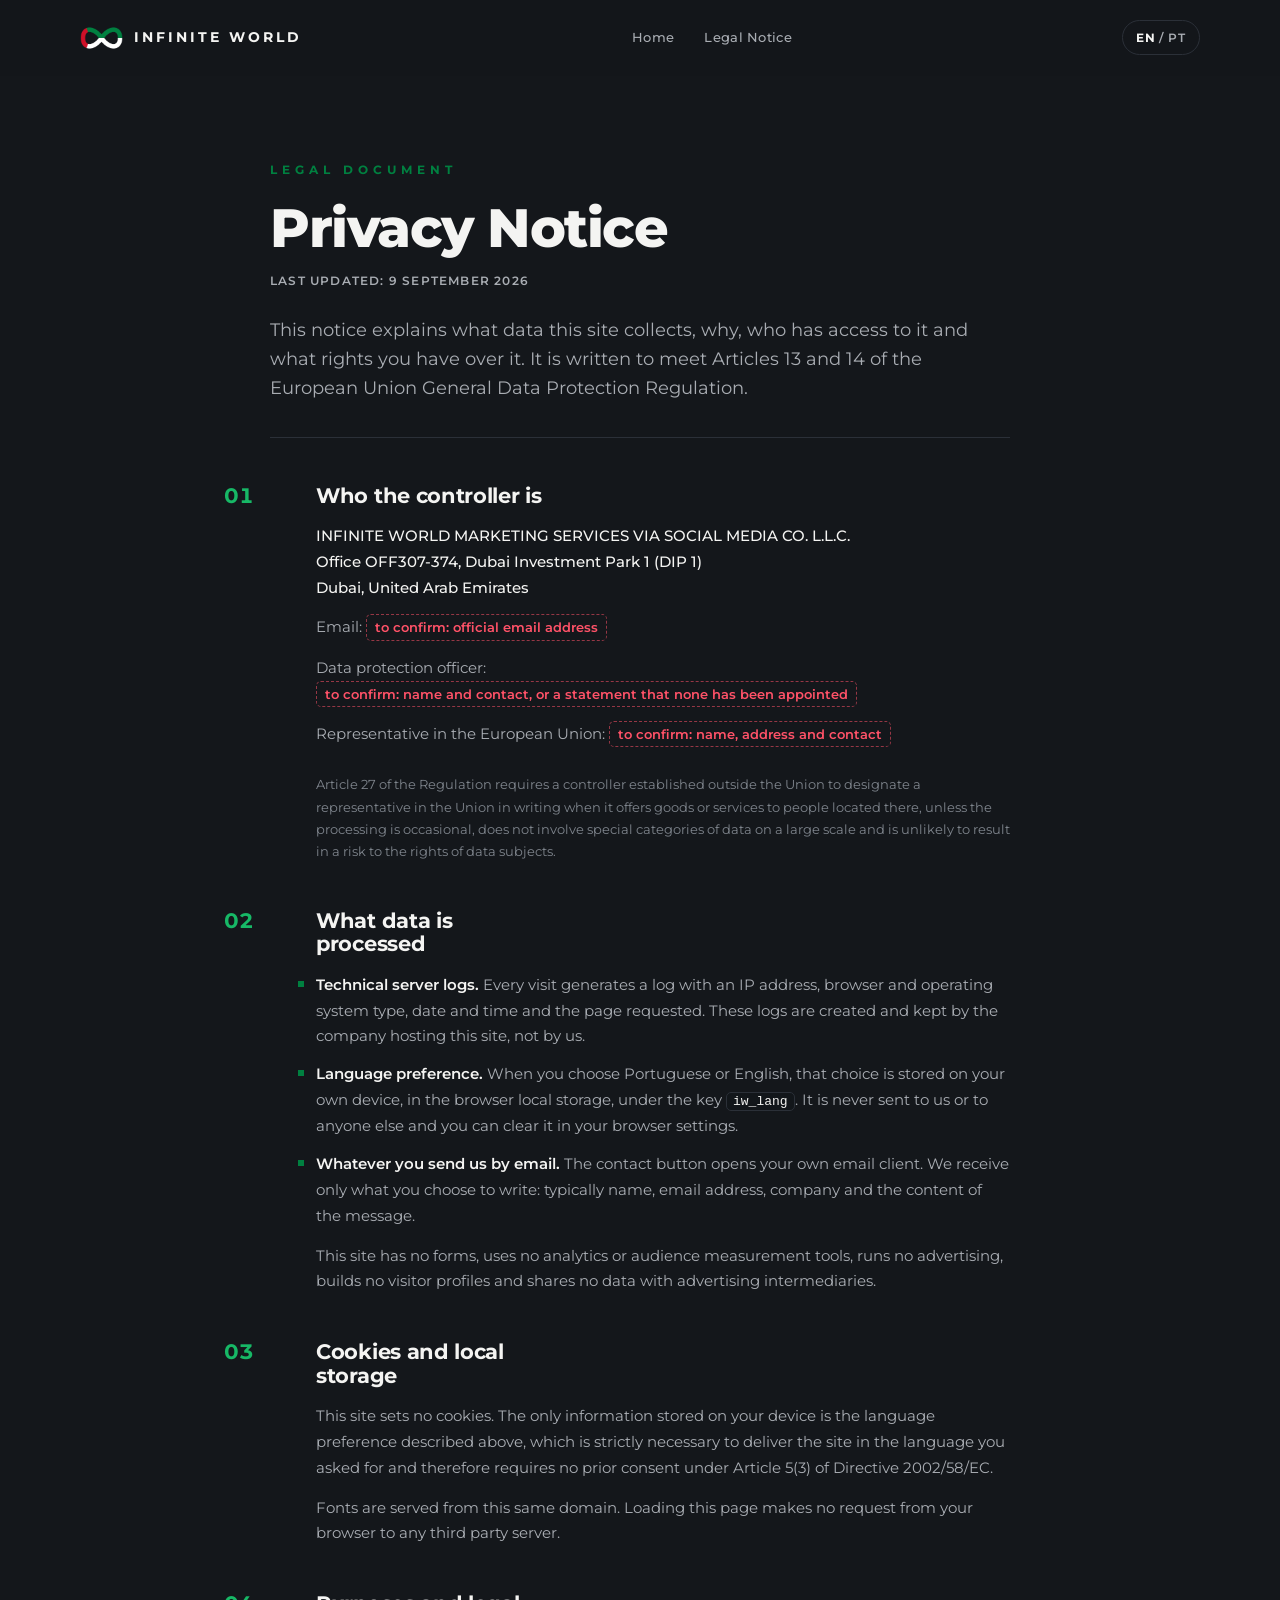
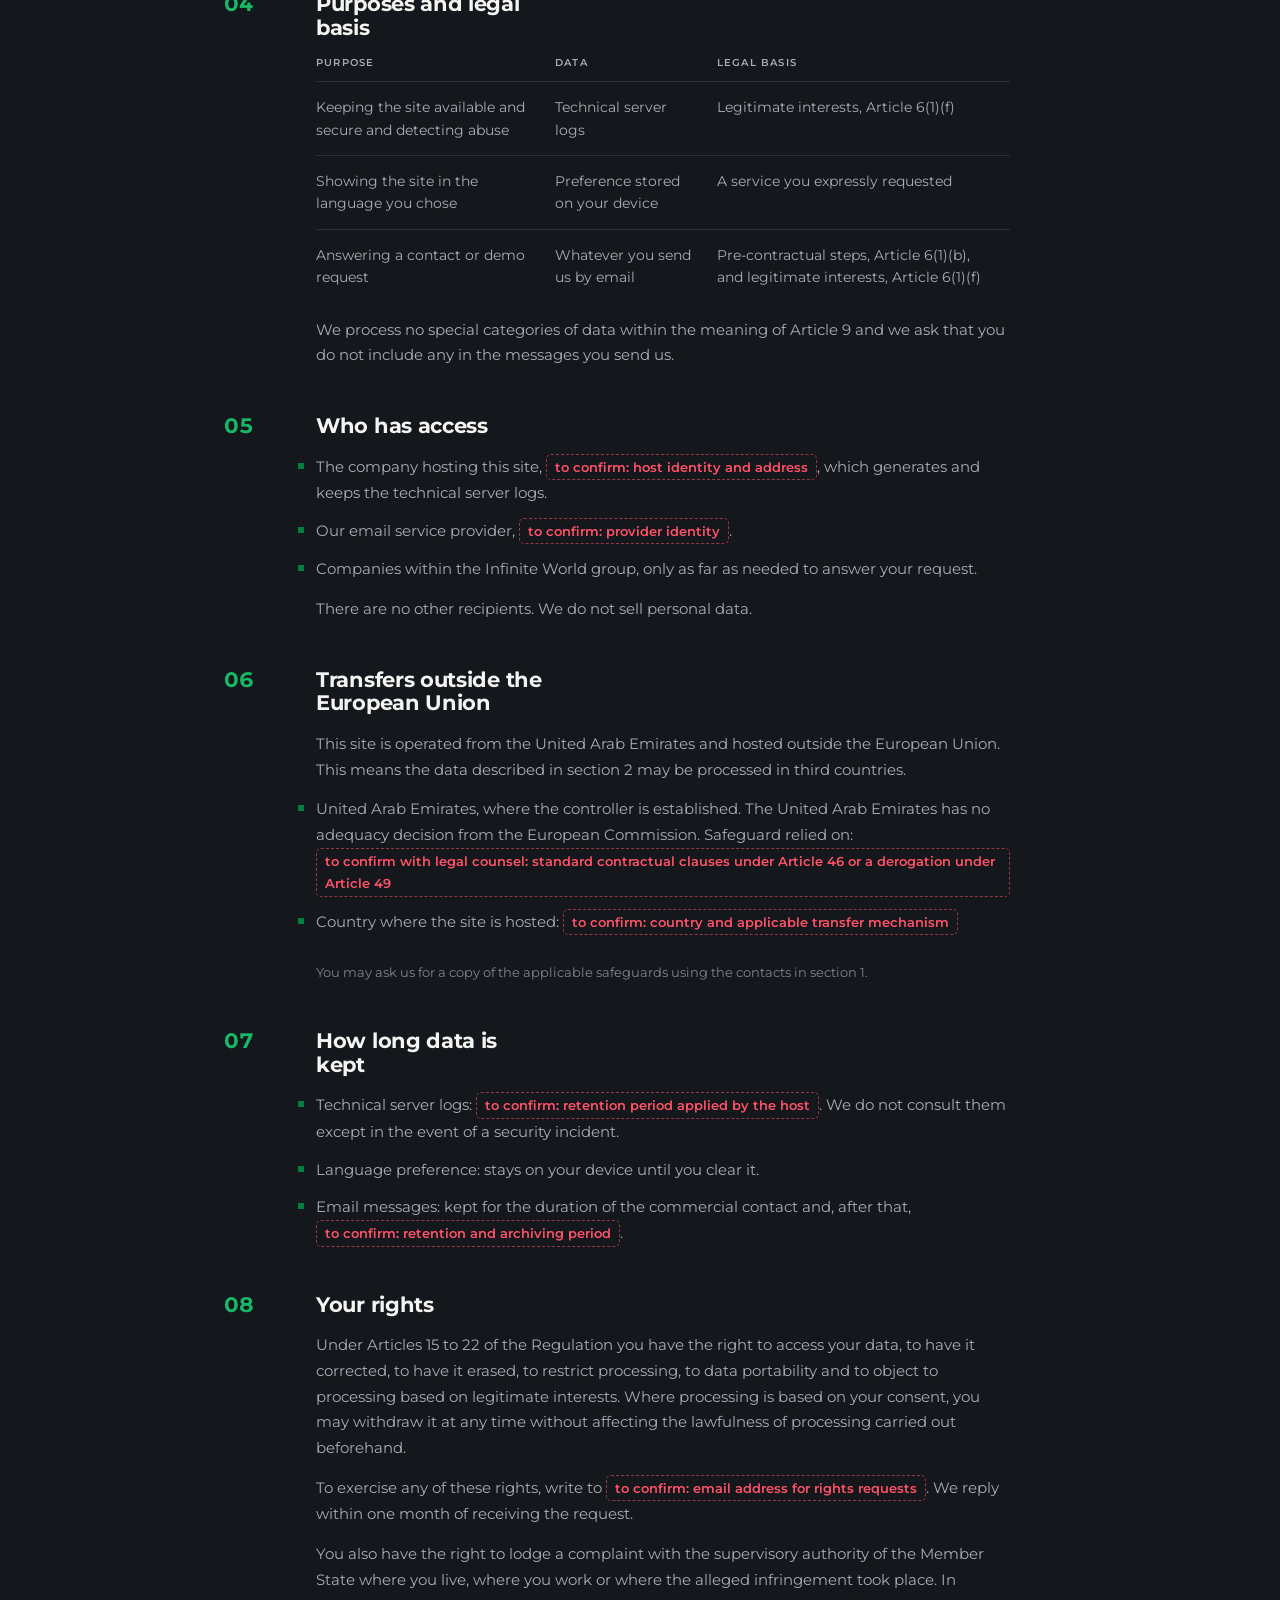
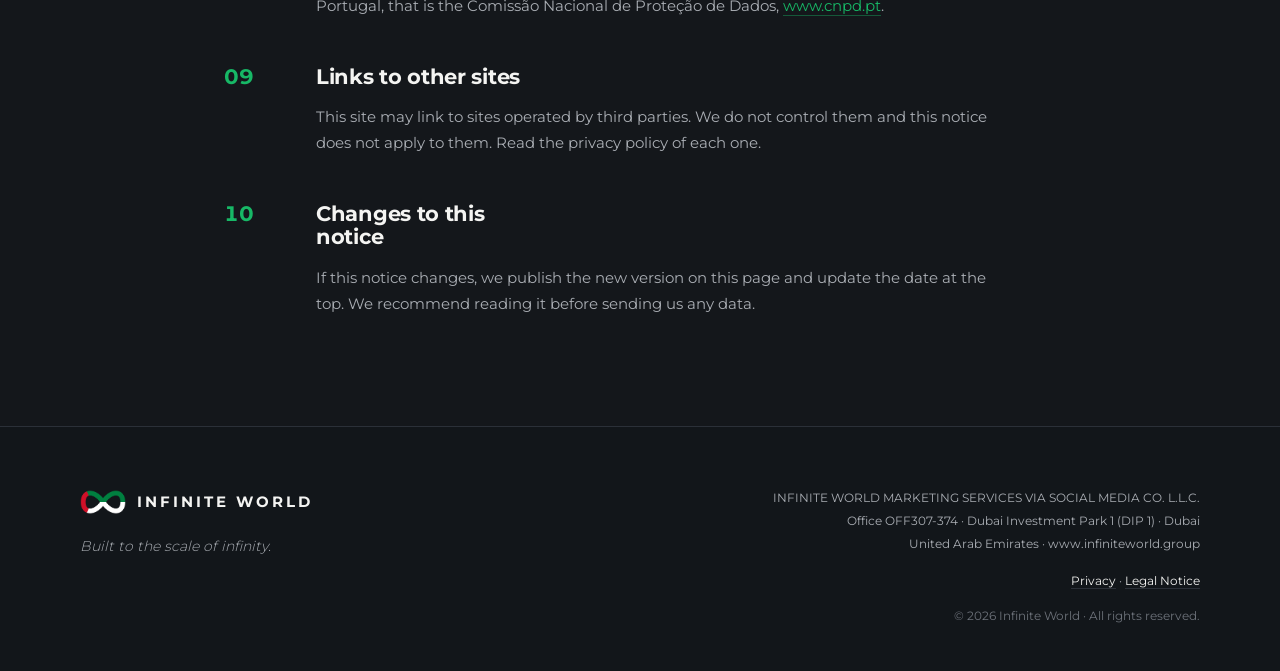
<file: privacy.html>
<!doctype html>
<html lang="en">
  <head>
    <meta charset="utf-8" />
    <meta name="viewport" content="width=device-width, initial-scale=1" />
    <title>Privacy Notice | Infinite World</title>
    <meta name="description" content="What data this site collects, on what basis, who has access to it and what rights you have over it." />
    <link rel="alternate" hreflang="pt" href="privacidade.html" />
    <link rel="icon" type="image/png" href="assets/favicon-256.png" />
    <link
      rel="preload"
      href="assets/fonts/montserrat-latin.woff2"
      as="font"
      type="font/woff2"
      crossorigin
    />
    <link rel="stylesheet" href="styles.css" />
  </head>
  <body>
    <header id="nav">
      <div class="nav-inner">
        <a class="brand" href="index.html" aria-label="Infinite World">
          <img src="assets/simbolo-transparente-escuro-2048.png" alt="" />
          <span class="wm">INFINITE WORLD</span>
        </a>
        <nav class="nav-links">
          <a href="index.html">Home</a>
          <a href="legal-notice.html">Legal Notice</a>
        </nav>
        <div class="nav-right">
          <a class="lang" href="privacidade.html" hreflang="pt"
            ><b>EN</b><span>/ PT</span></a
          >
        </div>
      </div>
    </header>

    <main class="legal">
      <div class="container narrow">
        <p class="eyebrow">LEGAL DOCUMENT</p>
        <h1>Privacy Notice</h1>
        <p class="legal-meta">Last updated: 9 September 2026</p>
        <p class="lead">This notice explains what data this site collects, why, who has access to it and what rights you have over it. It is written to meet Articles 13 and 14 of the European Union General Data Protection Regulation.</p>
        <section class="legal-sec">
          <h2><span class="legal-n">01</span>Who the controller is</h2>
          <p class="addr">INFINITE WORLD MARKETING SERVICES VIA SOCIAL MEDIA CO. L.L.C.<br />Office OFF307-374, Dubai Investment Park 1 (DIP 1)<br />Dubai, United Arab Emirates</p>
          <p>Email: <span class="todo">to confirm: official email address</span></p>
          <p>Data protection officer: <span class="todo">to confirm: name and contact, or a statement that none has been appointed</span></p>
          <p>Representative in the European Union: <span class="todo">to confirm: name, address and contact</span></p>
          <p class="fine">Article 27 of the Regulation requires a controller established outside the Union to designate a representative in the Union in writing when it offers goods or services to people located there, unless the processing is occasional, does not involve special categories of data on a large scale and is unlikely to result in a risk to the rights of data subjects.</p>
        </section>
        <section class="legal-sec">
          <h2><span class="legal-n">02</span>What data is processed</h2>
          <ul><li><b>Technical server logs.</b> Every visit generates a log with an IP address, browser and operating system type, date and time and the page requested. These logs are created and kept by the company hosting this site, not by us.</li><li><b>Language preference.</b> When you choose Portuguese or English, that choice is stored on your own device, in the browser local storage, under the key <code>iw_lang</code>. It is never sent to us or to anyone else and you can clear it in your browser settings.</li><li><b>Whatever you send us by email.</b> The contact button opens your own email client. We receive only what you choose to write: typically name, email address, company and the content of the message.</li></ul>
          <p>This site has no forms, uses no analytics or audience measurement tools, runs no advertising, builds no visitor profiles and shares no data with advertising intermediaries.</p>
        </section>
        <section class="legal-sec">
          <h2><span class="legal-n">03</span>Cookies and local storage</h2>
          <p>This site sets no cookies. The only information stored on your device is the language preference described above, which is strictly necessary to deliver the site in the language you asked for and therefore requires no prior consent under Article 5(3) of Directive 2002/58/EC.</p>
          <p>Fonts are served from this same domain. Loading this page makes no request from your browser to any third party server.</p>
        </section>
        <section class="legal-sec">
          <h2><span class="legal-n">04</span>Purposes and legal basis</h2>
          <div class="table-wrap"><table class="legal-table"><thead><tr><th>Purpose</th><th>Data</th><th>Legal basis</th></tr></thead><tbody><tr><td>Keeping the site available and secure and detecting abuse</td><td>Technical server logs</td><td>Legitimate interests, Article 6(1)(f)</td></tr><tr><td>Showing the site in the language you chose</td><td>Preference stored on your device</td><td>A service you expressly requested</td></tr><tr><td>Answering a contact or demo request</td><td>Whatever you send us by email</td><td>Pre-contractual steps, Article 6(1)(b), and legitimate interests, Article 6(1)(f)</td></tr></tbody></table></div>
          <p>We process no special categories of data within the meaning of Article 9 and we ask that you do not include any in the messages you send us.</p>
        </section>
        <section class="legal-sec">
          <h2><span class="legal-n">05</span>Who has access</h2>
          <ul><li>The company hosting this site, <span class="todo">to confirm: host identity and address</span>, which generates and keeps the technical server logs.</li><li>Our email service provider, <span class="todo">to confirm: provider identity</span>.</li><li>Companies within the Infinite World group, only as far as needed to answer your request.</li></ul>
          <p>There are no other recipients. We do not sell personal data.</p>
        </section>
        <section class="legal-sec">
          <h2><span class="legal-n">06</span>Transfers outside the European Union</h2>
          <p>This site is operated from the United Arab Emirates and hosted outside the European Union. This means the data described in section 2 may be processed in third countries.</p>
          <ul><li>United Arab Emirates, where the controller is established. The United Arab Emirates has no adequacy decision from the European Commission. Safeguard relied on: <span class="todo">to confirm with legal counsel: standard contractual clauses under Article 46 or a derogation under Article 49</span></li><li>Country where the site is hosted: <span class="todo">to confirm: country and applicable transfer mechanism</span></li></ul>
          <p class="fine">You may ask us for a copy of the applicable safeguards using the contacts in section 1.</p>
        </section>
        <section class="legal-sec">
          <h2><span class="legal-n">07</span>How long data is kept</h2>
          <ul><li>Technical server logs: <span class="todo">to confirm: retention period applied by the host</span>. We do not consult them except in the event of a security incident.</li><li>Language preference: stays on your device until you clear it.</li><li>Email messages: kept for the duration of the commercial contact and, after that, <span class="todo">to confirm: retention and archiving period</span>.</li></ul>
        </section>
        <section class="legal-sec">
          <h2><span class="legal-n">08</span>Your rights</h2>
          <p>Under Articles 15 to 22 of the Regulation you have the right to access your data, to have it corrected, to have it erased, to restrict processing, to data portability and to object to processing based on legitimate interests. Where processing is based on your consent, you may withdraw it at any time without affecting the lawfulness of processing carried out beforehand.</p>
          <p>To exercise any of these rights, write to <span class="todo">to confirm: email address for rights requests</span>. We reply within one month of receiving the request.</p>
          <p>You also have the right to lodge a complaint with the supervisory authority of the Member State where you live, where you work or where the alleged infringement took place. In Portugal, that is the Comissão Nacional de Proteção de Dados, <a href="https://www.cnpd.pt" rel="noopener">www.cnpd.pt</a>.</p>
        </section>
        <section class="legal-sec">
          <h2><span class="legal-n">09</span>Links to other sites</h2>
          <p>This site may link to sites operated by third parties. We do not control them and this notice does not apply to them. Read the privacy policy of each one.</p>
        </section>
        <section class="legal-sec">
          <h2><span class="legal-n">10</span>Changes to this notice</h2>
          <p>If this notice changes, we publish the new version on this page and update the date at the top. We recommend reading it before sending us any data.</p>
        </section>
      </div>
    </main>

    <footer id="footer">
      <div class="container footer-inner">
        <div class="foot-brand">
          <div class="brand-lockup">
            <img
              src="assets/simbolo-transparente-escuro-2048.png"
              alt=""
            /><span>INFINITE WORLD</span>
          </div>
          <p class="tagline">Built to the scale of infinity.</p>
        </div>
        <div class="foot-legal">
          <p>INFINITE WORLD MARKETING SERVICES VIA SOCIAL MEDIA CO. L.L.C.</p>
          <p>
            Office OFF307-374 &middot; Dubai Investment Park 1 (DIP 1) &middot;
            Dubai
          </p>
          <p>United Arab Emirates &middot; www.infiniteworld.group</p>
          <p class="foot-links">
            <a href="privacy.html">Privacy</a> &middot;
            <a href="legal-notice.html">Legal Notice</a>
          </p>
          <p class="copy">&copy; 2026 Infinite World &middot; All rights reserved.</p>
        </div>
      </div>
    </footer>
  </body>
</html>
</file>
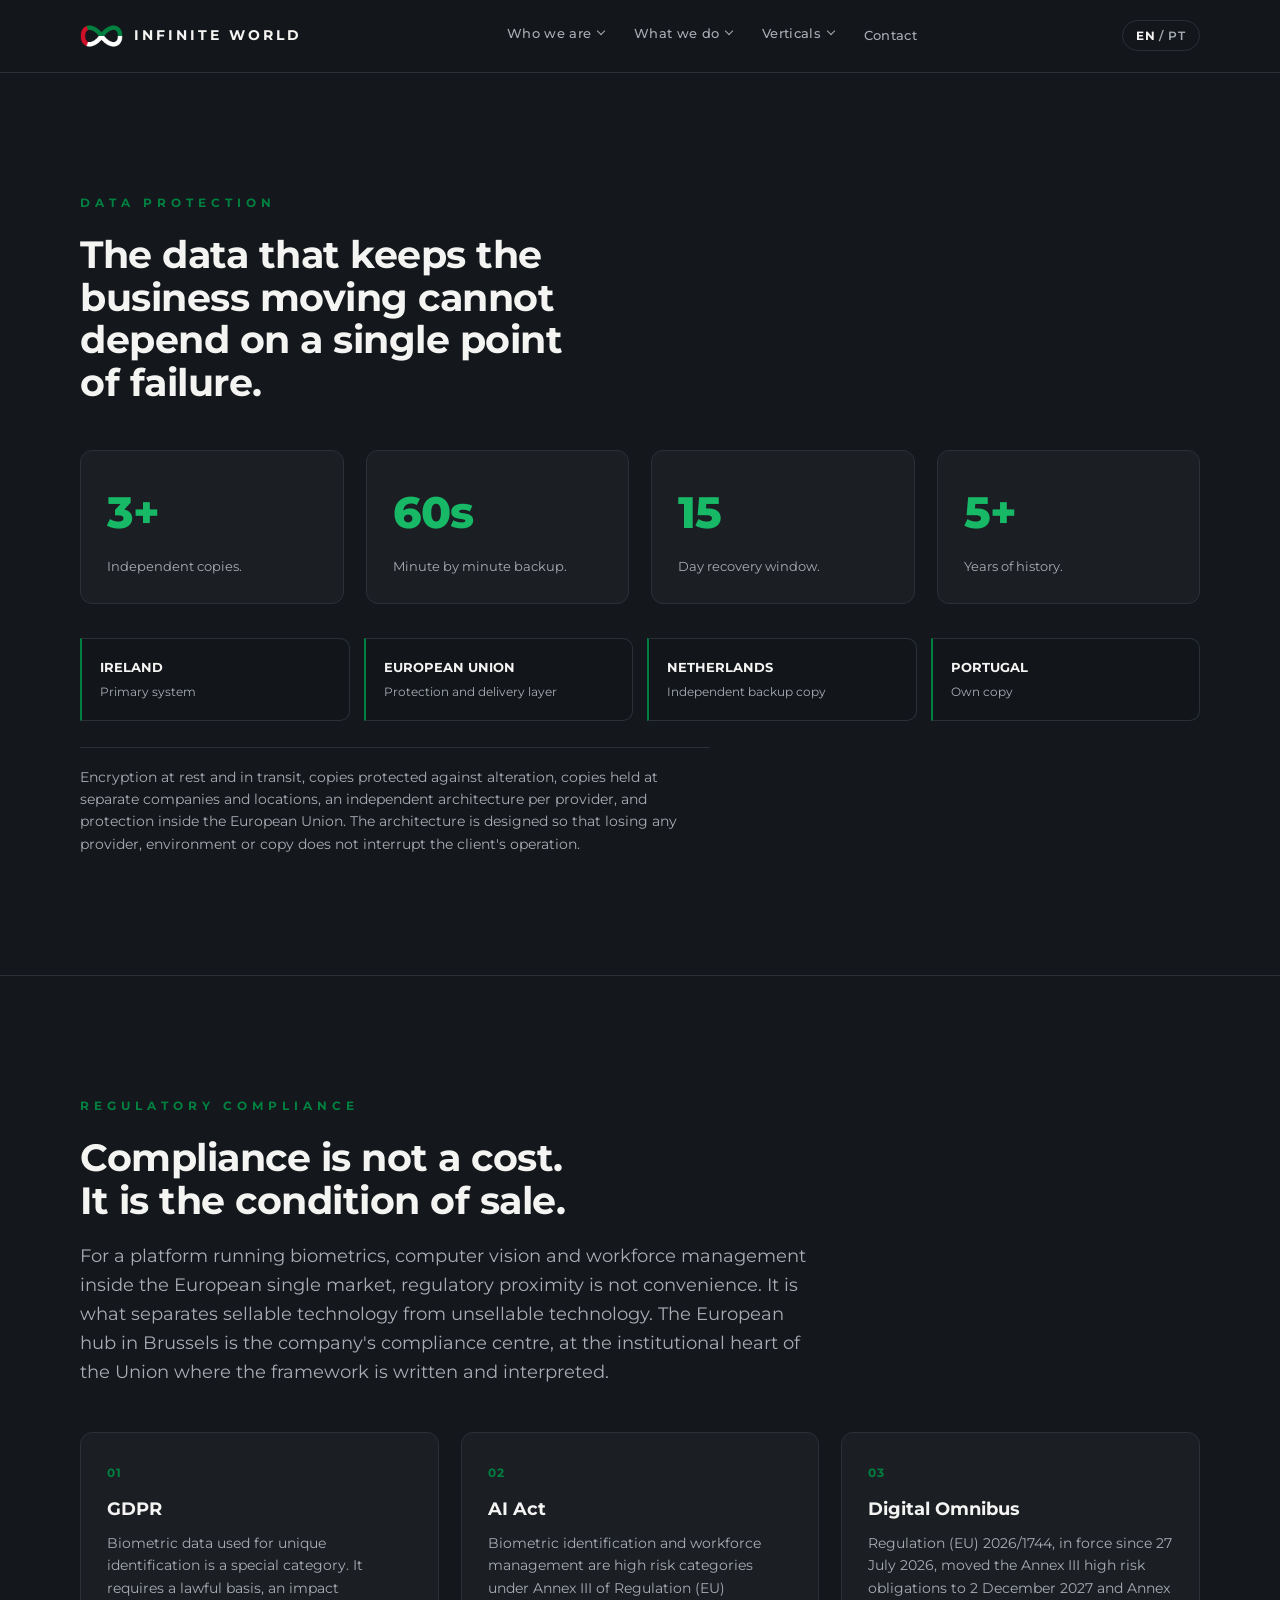
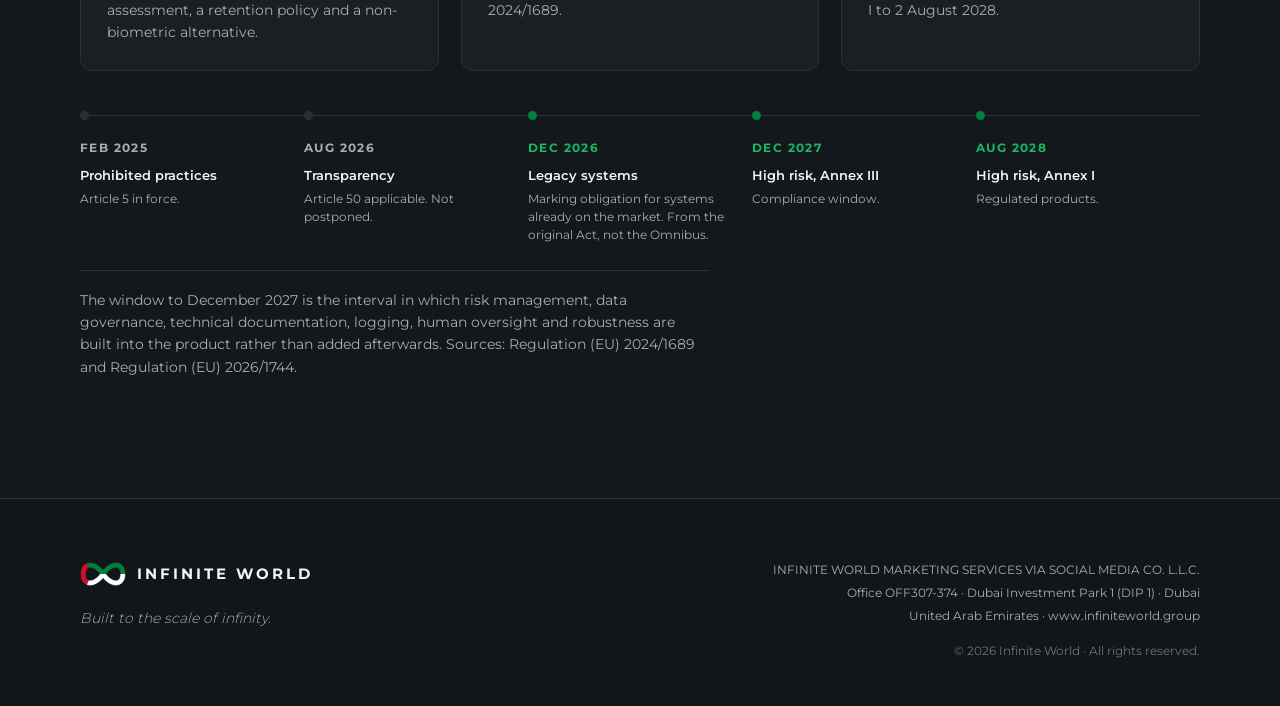
<file: trust.html>
<!doctype html>
<html lang="en">
  <head>
    <meta charset="utf-8" />
    <meta name="viewport" content="width=device-width, initial-scale=1" />
    <title data-i18n="pt_trust">Trust | Infinite World</title>
    <meta name="description" data-i18n-content="pd_trust" content="Redundancy, recovery and protection inside the European Union, and the regulatory framework the platform is built against: GDPR and the AI Act." />
    <meta property="og:title" content="Trust | Infinite World" />
    <meta property="og:description" content="Redundancy, recovery and protection inside the European Union, and the regulatory framework the platform is built against: GDPR and the AI Act." />
    <meta property="og:type" content="website" />
    <link rel="icon" type="image/png" href="assets/favicon-256.png" />
    <link
      rel="preload"
      href="assets/fonts/montserrat-latin.woff2"
      as="font"
      type="font/woff2"
      crossorigin
    />
    <link rel="stylesheet" href="styles.css" />
  </head>
  <body>
    <!-- NAV -->
    <header id="nav">
      <div class="nav-inner">
        <a class="brand" href="index.html#hero" aria-label="Infinite World home">
          <img
            src="assets/simbolo-transparente-escuro-2048.png"
            alt="Infinite World"
          />
          <span class="wm">INFINITE WORLD</span>
        </a>
        <nav class="nav-links" id="navLinks">
          <div class="nav-item">
            <button
              class="mega-trigger"
              type="button"
              aria-expanded="false"
              aria-controls="mega-who"
            >
              <span data-i18n="nav_who">Who we are</span
              ><i class="caret" aria-hidden="true"></i>
            </button>
          <div class="mega" id="mega-who" hidden>
            <div class="mega-inner">
              <div class="mega-cols">
                <div class="mega-col">
              <a class="mega-link" href="index.html#company"><b data-i18n="mn_diff_t">The difference</b><span data-i18n="mn_diff_d">From contract to payment, inside one system.</span></a>
              <a class="mega-link" href="company.html#philosophy"><b data-i18n="mn_phil_t">Brand philosophy</b><span data-i18n="mn_phil_d">Why we exist and what we stand for.</span></a>
              <a class="mega-link" href="company.html#pillars"><b data-i18n="mn_pill_t">Brand pillars</b><span data-i18n="mn_pill_d">Eight principles behind every decision.</span></a>
                </div>
                <div class="mega-col">
              <a class="mega-link" href="company.html#group"><b data-i18n="mn_dub_t">Global headquarters</b><span data-i18n="mn_dub_d">Dubai, where we operate the world from.</span></a>
              <a class="mega-link" href="#trust"><b data-i18n="mn_trust_t">Data protection</b><span data-i18n="mn_trust_d">Redundancy, recovery and protection inside the EU.</span></a>
              <a class="mega-link" href="#compliance"><b data-i18n="mn_cmp_t">Compliance</b><span data-i18n="mn_cmp_d">GDPR, AI Act and the European hub in Brussels.</span></a>
              <a class="mega-link" href="company.html#group"><b data-i18n="mn_group_t">The group</b><span data-i18n="mn_group_d">Infinite World and the operations it runs.</span></a>
                </div>
              </div>
              <a class="mega-card" href="company.html#group">
                <span class="mega-card-art"><img class="mark" src="assets/IW-laco-transparente-escuro-4096.png" alt="" loading="lazy" /></span>
                <span class="mega-card-cap" data-i18n="mn_card_who">One system. One group that executes.</span>
                <span class="mega-card-cta" data-i18n="mn_card_who_cta">See the group</span>
              </a>
            </div>
          </div>
          </div>
          <div class="nav-item">
            <button
              class="mega-trigger"
              type="button"
              aria-expanded="false"
              aria-controls="mega-what"
            >
              <span data-i18n="nav_what">What we do</span
              ><i class="caret" aria-hidden="true"></i>
            </button>
          <div class="mega" id="mega-what" hidden>
            <div class="mega-inner">
              <div class="mega-cols">
                <div class="mega-col wide">
              <a class="mega-link" href="platform.html#platform"><b data-i18n="mn_plat_t">The platform</b><span data-i18n="mn_plat_d">One engine, six capabilities, one living database.</span></a>
              <a class="mega-link" href="platform.html#screens"><b data-i18n="mn_scr_t">The system in screens</b><span data-i18n="mn_scr_d">The real product, not a mock-up.</span></a>
              <a class="mega-link" href="platform.html#value"><b data-i18n="mn_val_t">Value for each link</b><span data-i18n="mn_val_d">What changes for who contracts, manages and executes.</span></a>
              <a class="mega-link" href="platform.html#biometrics"><b data-i18n="mn_bio_t">Biometrics</b><span data-i18n="mn_bio_d">Identity verified at the moment work begins.</span></a>
              <a class="mega-link" href="platform.html#commercial"><b data-i18n="mn_com_t">Commercial architecture</b><span data-i18n="mn_com_d">From diagnosis to expansion, without buying everything.</span></a>
              <a class="mega-link" href="index.html#proof"><b data-i18n="mn_proof_t">The operation in numbers</b><span data-i18n="mn_proof_d">What the platform is running right now.</span></a>
                </div>
              </div>
              <a class="mega-card" href="platform.html#screens">
                <span class="mega-card-art"><img src="assets/screens/desk-works.webp" alt="" loading="lazy" width="1200" height="750" /></span>
                <span class="mega-card-cap" data-i18n="mn_card_what">Not a concept. A system in operation.</span>
                <span class="mega-card-cta" data-i18n="mn_card_what_cta">See it running</span>
              </a>
            </div>
          </div>
          </div>
          <div class="nav-item">
            <button
              class="mega-trigger"
              type="button"
              aria-expanded="false"
              aria-controls="mega-verticals"
            >
              <span data-i18n="nav_verticals">Verticals</span
              ><i class="caret" aria-hidden="true"></i>
            </button>
          <div class="mega" id="mega-verticals" hidden>
            <div class="mega-inner">
              <div class="mega-cols">
                <div class="mega-col wide">
                  <p class="mega-h" data-i18n="mn_six">SIX GLOBAL VERTICALS</p>
                  <div class="mega-chips">
                    <a class="mega-chip" href="index.html#verticals" data-i18n="ver_v1_t">Construction &amp; Engineering</a>
                    <a class="mega-chip" href="index.html#verticals" data-i18n="ver_v2_t">Logistics &amp; Supply Chain</a>
                    <a class="mega-chip" href="index.html#verticals" data-i18n="ver_v3_t">Maritime &amp; Ports</a>
                    <a class="mega-chip" href="index.html#verticals" data-i18n="ver_v4_t">Health</a>
                    <a class="mega-chip" href="index.html#verticals" data-i18n="ver_v5_t">Government &amp; Public Sector</a>
                    <a class="mega-chip" href="index.html#verticals" data-i18n="ver_v6_t">Retail &amp; Commercial Technology</a>
                  </div>
                </div>
              </div>
              <a class="mega-card" href="index.html#verticals">
                <span class="mega-card-art"><img src="assets/screens/map-works.webp" alt="" loading="lazy" width="1248" height="780" /></span>
                <span class="mega-card-cap" data-i18n="mn_card_ver">One platform. Six global verticals.</span>
                <span class="mega-card-cta" data-i18n="mn_card_ver_cta">See the verticals</span>
              </a>
            </div>
          </div>
          </div>
          <a href="index.html#contact" data-i18n="nav_contact">Contact</a>
        </nav>
        <div class="nav-right">
          <button id="langToggle" class="lang" aria-label="Switch language">
            <b>EN</b><span>/ PT</span>
          </button>
          <button
            id="burger"
            class="burger"
            aria-label="Menu"
            aria-expanded="false"
          >
            <span></span><span></span><span></span>
          </button>
        </div>
      </div>
    </header>

    <main>
      <!-- DATA PROTECTION -->
      <section id="trust" class="section band">
        <div class="container">
          <p class="eyebrow" data-i18n="trust_eyebrow">DATA PROTECTION</p>
          <h1 class="sec-title" data-i18n="trust_h2">
            The data that keeps the business moving cannot depend on a single
            point of failure.
          </h1>
          <div class="grid grid-4 figures">
            <div class="figure">
              <div class="fn g">3+</div>
              <p data-i18n="trust_f1">Independent copies.</p>
            </div>
            <div class="figure">
              <div class="fn g">60s</div>
              <p data-i18n="trust_f2">Minute by minute backup.</p>
            </div>
            <div class="figure">
              <div class="fn g">15</div>
              <p data-i18n="trust_f3">Day recovery window.</p>
            </div>
            <div class="figure">
              <div class="fn g">5+</div>
              <p data-i18n="trust_f4">Years of history.</p>
            </div>
          </div>
          <div class="regions">
            <div class="region"><b data-i18n="trust_r1_p">IRELAND</b><span data-i18n="trust_r1_w">Primary system</span></div>
            <div class="region"><b data-i18n="trust_r2_p">EUROPEAN UNION</b><span data-i18n="trust_r2_w">Cloudflare layer</span></div>
            <div class="region"><b data-i18n="trust_r3_p">NETHERLANDS</b><span data-i18n="trust_r3_w">Independent backup copy</span></div>
            <div class="region"><b data-i18n="trust_r4_p">PORTUGAL</b><span data-i18n="trust_r4_w">Own copy</span></div>
          </div>
          <p class="note" data-i18n="trust_note">
            Encryption at rest and in transit, copies protected against
            alteration, copies held at separate companies and locations, an
            independent architecture per provider, and protection inside the
            European Union. The architecture is designed so that losing any
            provider, environment or copy does not interrupt the client's
            operation.
          </p>
        </div>
      </section>
      <!-- COMPLIANCE -->
      <section id="compliance" class="section band">
        <div class="container">
          <p class="eyebrow" data-i18n="cmp_eyebrow">REGULATORY COMPLIANCE</p>
          <h2 data-i18n="cmp_h2">
            Compliance is not a cost. It is the condition of sale.
          </h2>
          <p class="lead" data-i18n="cmp_lead">
            For a platform running biometrics, computer vision and workforce
            management inside the European single market, regulatory proximity
            is not convenience. It is what separates sellable technology from
            unsellable technology. The European hub in Brussels is the company's
            compliance centre, at the institutional heart of the Union where the
            framework is written and interpreted.
          </p>
          <div class="grid grid-3 pillars">
            <article class="pillar">
              <span class="num">01</span>
              <h3 data-i18n="cmp_c1_t">GDPR</h3>
              <p data-i18n="cmp_c1_d">Biometric data used for unique identification is a special category. It requires a lawful basis, an impact assessment, a retention policy and a non-biometric alternative.</p>
            </article>
            <article class="pillar">
              <span class="num">02</span>
              <h3 data-i18n="cmp_c2_t">AI Act</h3>
              <p data-i18n="cmp_c2_d">Biometric identification and workforce management are high risk categories under Annex III of Regulation (EU) 2024/1689.</p>
            </article>
            <article class="pillar">
              <span class="num">03</span>
              <h3 data-i18n="cmp_c3_t">Digital Omnibus</h3>
              <p data-i18n="cmp_c3_d">Regulation (EU) 2026/1744, in force since 27 July 2026, moved the Annex III high risk obligations to 2 December 2027 and Annex I to 2 August 2028.</p>
            </article>
          </div>
          <div class="timeline">
            <div class="tick past">
              <div class="when" data-i18n="cmp_t1_m">FEB 2025</div>
              <div class="what" data-i18n="cmp_t1_t">Prohibited practices</div>
              <div class="who" data-i18n="cmp_t1_w">Article 5 in force.</div>
            </div>
            <div class="tick past">
              <div class="when" data-i18n="cmp_t2_m">AUG 2026</div>
              <div class="what" data-i18n="cmp_t2_t">Transparency</div>
              <div class="who" data-i18n="cmp_t2_w">Article 50 applicable. Not postponed.</div>
            </div>
            <div class="tick">
              <div class="when" data-i18n="cmp_t3_m">DEC 2026</div>
              <div class="what" data-i18n="cmp_t3_t">Legacy systems</div>
              <div class="who" data-i18n="cmp_t3_w">Marking obligation for systems already on the market. From the original Act, not the Omnibus.</div>
            </div>
            <div class="tick">
              <div class="when" data-i18n="cmp_t4_m">DEC 2027</div>
              <div class="what" data-i18n="cmp_t4_t">High risk, Annex III</div>
              <div class="who" data-i18n="cmp_t4_w">Compliance window.</div>
            </div>
            <div class="tick">
              <div class="when" data-i18n="cmp_t5_m">AUG 2028</div>
              <div class="what" data-i18n="cmp_t5_t">High risk, Annex I</div>
              <div class="who" data-i18n="cmp_t5_w">Regulated products.</div>
            </div>
          </div>
          <p class="note" data-i18n="cmp_note">
            The window to December 2027 is the interval in which risk
            management, data governance, technical documentation, logging, human
            oversight and robustness are built into the product rather than
            added afterwards. Sources: Regulation (EU) 2024/1689 and Regulation
            (EU) 2026/1744.
          </p>
        </div>
      </section>
    </main>

    <!-- FOOTER -->
    <footer id="footer">
      <div class="container footer-inner">
        <div class="foot-brand">
          <div class="brand-lockup">
            <img
              src="assets/simbolo-transparente-escuro-2048.png"
              alt=""
            /><span>INFINITE WORLD</span>
          </div>
          <p class="tagline" data-i18n="foot_tag">
            Built to the scale of infinity.
          </p>
        </div>
        <div class="foot-legal">
          <p>INFINITE WORLD MARKETING SERVICES VIA SOCIAL MEDIA CO. L.L.C.</p>
          <p>
            Office OFF307-374 &middot; Dubai Investment Park 1 (DIP 1) &middot;
            Dubai
          </p>
          <p>United Arab Emirates &middot; www.infiniteworld.group</p>
          <p class="copy">
            &copy; 2026 Infinite World &middot;
            <span data-i18n="foot_rights">All rights reserved.</span>
          </p>
        </div>
      </div>
    </footer>

    <script src="i18n.js"></script>
    <script src="main.js"></script>
  </body>
</html>
</file>
<file: styles.css>
/* Montserrat is served from this domain, not from Google. A visitor's IP
   never reaches a third party, so the site needs no consent banner. */
@font-face {
  font-family: "Montserrat";
  font-style: normal;
  font-weight: 100 900;
  font-display: swap;
  src: url("assets/fonts/montserrat-latin.woff2") format("woff2");
  unicode-range: U+0000-00FF, U+0131, U+0152-0153, U+02BB-02BC, U+02C6,
    U+02DA, U+02DC, U+0304, U+0308, U+0329, U+2000-206F, U+20AC, U+2122,
    U+2191, U+2193, U+2212, U+2215, U+FEFF, U+FFFD;
}

/* Infinite World, institutional site */
:root {
  --field: #14171b;
  --panel: #1b1f24;
  --panel-2: #12161a;
  --line: #2b3038;
  --text: #f4f4f2;
  --muted: #a9adb3;
  --green: #008040;
  --red: #d01028;
  --green-b: #17b866;
  --red-b: #ff5268;
  --maxw: 1200px;
  --pad: 120px;
}
* {
  box-sizing: border-box;
  margin: 0;
  padding: 0;
}
html {
  scroll-behavior: smooth;
  overflow-x: hidden;
}
body {
  font-family: Montserrat, system-ui, sans-serif;
  background: var(--field);
  color: var(--text);
  -webkit-font-smoothing: antialiased;
  line-height: 1.6;
  overflow-x: hidden;
}
a {
  color: inherit;
  text-decoration: none;
}
img {
  max-width: 100%;
  display: block;
}
.container {
  width: 100%;
  max-width: var(--maxw);
  margin: 0 auto;
  padding: 0 40px;
}
.container.narrow {
  max-width: 820px;
}

/* ---------- NAV ---------- */
#nav {
  position: sticky;
  top: 0;
  z-index: 50;
  background: rgba(20, 23, 27, 0.72);
  backdrop-filter: blur(12px);
  border-bottom: 1px solid transparent;
  transition:
    padding 0.25s,
    background 0.25s,
    border-color 0.25s;
}
#nav.shrink {
  background: rgba(16, 19, 22, 0.92);
  border-color: var(--line);
}
.nav-inner {
  max-width: var(--maxw);
  margin: 0 auto;
  padding: 20px 40px;
  display: flex;
  align-items: center;
  justify-content: space-between;
  transition: padding 0.25s;
}
#nav.shrink .nav-inner {
  padding: 12px 40px;
}
.brand {
  display: flex;
  align-items: center;
  gap: 11px;
}
.brand img {
  height: 28px;
}
.brand .wm {
  font-weight: 700;
  letter-spacing: 3px;
  font-size: 14px;
}
.nav-links {
  display: flex;
  gap: 30px;
}
.nav-links a {
  font-size: 13px;
  font-weight: 500;
  letter-spacing: 0.3px;
  color: var(--muted);
  transition: color 0.2s;
  position: relative;
}
.nav-links a:hover {
  color: var(--text);
}
.nav-right {
  display: flex;
  align-items: center;
  gap: 14px;
}
.lang {
  background: transparent;
  border: 1px solid var(--line);
  color: var(--text);
  border-radius: 20px;
  padding: 7px 13px;
  font-size: 12px;
  font-weight: 600;
  letter-spacing: 1px;
  cursor: pointer;
  font-family: inherit;
}
.lang b {
  color: var(--text);
}
.lang span {
  color: var(--muted);
  margin-left: 3px;
}
.burger {
  display: none;
  flex-direction: column;
  gap: 5px;
  background: none;
  border: none;
  cursor: pointer;
  padding: 6px;
}
.burger span {
  width: 24px;
  height: 2px;
  background: var(--text);
  transition: 0.25s;
}
.burger.open span:nth-child(1) {
  transform: translateY(7px) rotate(45deg);
}
.burger.open span:nth-child(2) {
  opacity: 0;
}
.burger.open span:nth-child(3) {
  transform: translateY(-7px) rotate(-45deg);
}

/* ---------- TYPO / SHARED ---------- */
.eyebrow {
  font-size: 12px;
  letter-spacing: 5px;
  font-weight: 700;
  color: var(--green);
  margin-bottom: 22px;
}
h1 {
  font-size: 62px;
  line-height: 1.03;
  font-weight: 700;
  letter-spacing: -1px;
}
h1 .thin {
  font-weight: 300;
}
h2 {
  font-size: 38px;
  line-height: 1.12;
  font-weight: 700;
  letter-spacing: -0.5px;
  max-width: 20ch;
}
.center h2,
.center .lead {
  margin-left: auto;
  margin-right: auto;
}
.lead {
  font-size: 18px;
  color: var(--muted);
  margin-top: 20px;
  max-width: 62ch;
}
.note {
  font-size: 14px;
  color: var(--muted);
  margin-top: 26px;
  padding-top: 18px;
  border-top: 1px solid var(--line);
  max-width: 70ch;
}
.band {
  padding: var(--pad) 0;
  border-top: 1px solid var(--line);
}
.center {
  text-align: center;
}

/* reveal */
.section {
  opacity: 0;
  transform: translateY(14px);
  transition:
    opacity 0.7s ease,
    transform 0.7s ease;
}
.section.in {
  opacity: 1;
  transform: none;
}

/* Children of a revealed section arrive one after the other, not all at once */
.reveal-item {
  opacity: 0;
  transform: translateY(16px);
  transition:
    opacity 0.55s ease,
    transform 0.55s ease;
  transition-delay: calc(var(--i, 0) * 70ms);
}
.section.in .reveal-item {
  opacity: 1;
  transform: none;
}

/* Arc meter, drawn only where the number is a real percentage */
.meter {
  display: block;
  width: 46px;
  height: 46px;
  margin-bottom: 12px;
  transform: rotate(-90deg);
}
.meter circle {
  fill: none;
  stroke-width: 5;
  stroke-linecap: round;
}
.meter .bg {
  stroke: var(--line);
}
.meter .fg {
  stroke: var(--green-b);
  stroke-dasharray: 0 999;
  transition: stroke-dasharray 1.1s cubic-bezier(0.22, 1, 0.36, 1);
}

/* buttons */
.cta {
  display: flex;
  gap: 16px;
  margin-top: 38px;
  flex-wrap: wrap;
}
.cta.center {
  justify-content: center;
}
.btn {
  font-size: 14px;
  font-weight: 600;
  letter-spacing: 0.3px;
  padding: 15px 28px;
  border-radius: 5px;
  border: 1.5px solid;
  cursor: pointer;
  display: inline-block;
  transition:
    transform 0.15s,
    background 0.2s;
}
.btn:hover {
  transform: translateY(-2px);
}
.btn.primary {
  background: var(--green);
  border-color: var(--green);
  color: #fff;
}
.btn.ghost {
  background: transparent;
  border-color: var(--line);
  color: var(--text);
}

/* ---------- HERO ---------- */
.hero {
  position: relative;
  min-height: 92vh;
  display: flex;
  align-items: center;
  overflow: hidden;
  border-top: none;
  background:
    radial-gradient(
      120% 90% at 88% 10%,
      rgba(0, 128, 64, 0.16),
      transparent 55%
    ),
    radial-gradient(
      90% 80% at 8% 105%,
      rgba(208, 16, 40, 0.1),
      transparent 60%
    ),
    var(--field);
}
.hero-inner {
  position: relative;
  z-index: 2;
  display: grid;
  grid-template-columns: 1.16fr 0.84fr;
  align-items: center;
  gap: 56px;
}
.hero h1 {
  max-width: 15ch;
}

/* The mark is the original brand file. Every light layer sits over it and is
   clipped by its own alpha, so the silhouette and colours never change. */
.mark {
  position: relative;
  isolation: isolate;
  aspect-ratio: 2048 / 1330;
  width: 100%;
  margin: 0;
  perspective: 1200px;
}
.mark-art {
  position: relative;
  z-index: 1;
  display: block;
  width: 100%;
  height: 100%;
  object-fit: contain;
  transition: transform 0.5s cubic-bezier(0.22, 1, 0.36, 1);
  will-change: transform;
}
.mark-aura {
  position: absolute;
  inset: 0;
  z-index: 0;
  background: url("assets/simbolo-transparente-escuro-2048.png") center /
    contain no-repeat;
  filter: blur(44px) saturate(2);
  mix-blend-mode: screen;
  opacity: 0.34;
  animation: mark-breathe 7s ease-in-out infinite;
}
@keyframes mark-breathe {
  0%,
  100% {
    transform: scale(1.01);
    opacity: 0.26;
  }
  50% {
    transform: scale(1.05);
    opacity: 0.42;
  }
}
.hero .sub {
  font-size: 19px;
  margin-top: 26px;
  max-width: 46ch;
}
.scrollcue {
  position: absolute;
  bottom: 30px;
  left: 50%;
  transform: translateX(-50%);
  font-size: 11px;
  letter-spacing: 3px;
  font-weight: 600;
  color: var(--muted);
  opacity: 0.6;
}

/* ---------- GRIDS ---------- */
.grid {
  display: grid;
  gap: 22px;
  margin-top: 46px;
}
.grid > * {
  min-width: 0;
}
.grid-4 {
  grid-template-columns: repeat(4, 1fr);
}
.grid-3 {
  grid-template-columns: repeat(3, 1fr);
}
.card,
.screen,
.pillar,
.valcol,
.figure {
  background: var(--panel);
  border: 1px solid var(--line);
  border-radius: 12px;
  padding: 26px;
  transition:
    transform 0.2s,
    border-color 0.2s;
}
.card:hover,
.screen:hover,
.pillar:hover {
  transform: translateY(-4px);
  border-color: #394049;
}
.card h3,
.screen h3,
.pillar h3 {
  font-size: 18px;
  font-weight: 700;
  margin-bottom: 8px;
}
.card p,
.screen p,
.pillar p {
  font-size: 14px;
  color: var(--muted);
}

/* ---------- PHILOSOPHY ---------- */
.declaration {
  font-size: 30px;
  font-weight: 300;
  line-height: 1.4;
  margin: 34px auto 0;
  max-width: 24ch;
  position: relative;
  padding-top: 30px;
}
.declaration::before {
  content: "";
  width: 60px;
  height: 3px;
  background: var(--red);
  position: absolute;
  top: 0;
  left: 50%;
  transform: translateX(-50%);
}
.verbs {
  display: flex;
  gap: 14px;
  justify-content: center;
  flex-wrap: wrap;
  margin-top: 40px;
}
.verbs span {
  font-size: 12px;
  letter-spacing: 2px;
  font-weight: 600;
  color: var(--muted);
  border: 1px solid var(--line);
  border-radius: 20px;
  padding: 8px 16px;
}

/* ---------- PLATFORM ---------- */
.platform-grid {
  display: grid;
  grid-template-columns: 1.15fr 0.85fr;
  gap: 54px;
  align-items: center;
}
.caps {
  grid-template-columns: repeat(2, 1fr);
  gap: 16px;
  margin-top: 32px;
}
.cap {
  padding: 0;
  background: none;
  border: none;
}
.cap h4 {
  font-size: 15px;
  font-weight: 600;
  margin-bottom: 5px;
}
.cap h4::before {
  content: "";
  display: inline-block;
  width: 7px;
  height: 7px;
  background: var(--green);
  margin-right: 10px;
  vertical-align: 2px;
}
.cap p {
  font-size: 13px;
  color: var(--muted);
}
.panel {
  background: linear-gradient(160deg, #20252c, #171b20);
  border: 1px solid var(--line);
  border-radius: 16px;
  padding: 22px;
  box-shadow: 0 50px 90px -50px rgba(0, 0, 0, 0.85);
}
.panel-bar {
  display: flex;
  gap: 7px;
  margin-bottom: 18px;
}
.panel-bar span {
  width: 9px;
  height: 9px;
  border-radius: 50%;
  background: #3a3f47;
}
.kpi {
  background: var(--panel-2);
  border: 1px solid var(--line);
  border-radius: 10px;
  padding: 15px;
}
.kpi .n {
  font-size: 28px;
  font-weight: 700;
}
.kpi .n.g {
  color: var(--green-b);
}
.kpi .n.r {
  color: var(--red-b);
}
.kpi .l {
  font-size: 9px;
  letter-spacing: 1px;
  color: var(--muted);
  margin-top: 4px;
}

/* Proof band: the same numbers, now reading as a claim instead of a mock UI.
   Tighter than a full section: it is a strip under the hero, not a chapter. */
.proof {
  padding: 66px 0;
}
.proof-strip {
  display: grid;
  grid-template-columns: repeat(4, 1fr);
  gap: 14px;
  margin-top: 30px;
}
.proof .kpi {
  padding: 28px 24px;
}
.proof .kpi .n {
  font-size: 46px;
  line-height: 1;
  letter-spacing: -1.5px;
}
.proof .kpi .l {
  font-size: 10px;
  letter-spacing: 1.4px;
  margin-top: 10px;
}
.proof-note {
  font-size: 14px;
  color: var(--muted);
  margin-top: 22px;
  max-width: 70ch;
}
.rows {
  margin-top: 14px;
}
.row {
  display: block;
  height: 10px;
  border-radius: 5px;
  background: var(--line);
  margin-top: 10px;
}
.row.g {
  background: linear-gradient(90deg, var(--green), var(--green-b));
  width: 78%;
}
.row.r {
  background: linear-gradient(90deg, var(--red), var(--red-b));
  width: 46%;
}
.map {
  height: 104px;
  border-radius: 10px;
  margin-top: 14px;
  border: 1px solid var(--line);
  background: repeating-linear-gradient(
    45deg,
    #12161a 0 12px,
    #151a1f 12px 24px
  );
}

/* ---------- SCREENS ---------- */
/* ---------- ENGINE PANEL ---------- */
.engine {
  position: relative;
  height: 300px;
  margin-top: 18px;
}
/* Absolute so the canvas can never feed its own size back into the box it is
   measured from, which would grow without end. */
.engine canvas {
  position: absolute;
  inset: 0;
  display: block;
  width: 100%;
  height: 100%;
}
/* Drawn when the browser has no WebGL or the visitor asked for reduced motion.
   It shows the same six layers the engine does, so a panel without 3D still
   reads as a designed object rather than a broken one. */
.engine-fallback {
  position: absolute;
  inset: 0;
  display: flex;
  flex-direction: column;
  align-items: center;
  justify-content: center;
  gap: 11px;
  transform: rotateX(58deg) rotateZ(-38deg);
}
.engine-fallback i {
  display: block;
  width: 172px;
  height: 46px;
  border-radius: 8px;
  border: 1px solid #333a44;
  background: linear-gradient(135deg, #262c34, #191d23);
  box-shadow: 0 14px 26px -16px rgba(0, 0, 0, 0.95);
}
.engine-fallback i.g {
  border-color: var(--green);
}
.engine-fallback i.r {
  border-color: var(--red);
}
.engine.live .engine-fallback {
  display: none;
}
.engine-cap {
  margin-top: 10px;
  font-size: 11px;
  letter-spacing: 1.5px;
  font-weight: 600;
  color: var(--muted);
  text-align: center;
}

/* ---------- PRODUCT BLOCKS ---------- */
/* One claim, one real screen that proves it, alternating sides. */
.feats {
  display: flex;
  flex-direction: column;
  gap: 110px;
  margin-top: 60px;
}
.feat {
  display: grid;
  grid-template-columns: 0.86fr 1.14fr;
  align-items: center;
  gap: 60px;
}
.feat:nth-child(even) .feat-copy {
  order: 2;
}
.feat-copy .tag {
  font-size: 10px;
  letter-spacing: 2px;
  font-weight: 700;
  color: var(--green-b);
  display: inline-block;
  margin-bottom: 14px;
}
.feat-copy .tag.red {
  color: var(--red-b);
}
.feat-copy h3 {
  font-size: 30px;
  font-weight: 700;
  line-height: 1.16;
  letter-spacing: -0.01em;
  margin-bottom: 14px;
  text-wrap: balance;
}
.feat-copy p {
  font-size: 16px;
  line-height: 1.65;
  color: var(--muted);
  max-width: 42ch;
}

/* Frames drawn in CSS: no device photography needed, and they stay sharp */
.device {
  margin: 0;
  position: relative;
}
.device img {
  display: block;
  width: 100%;
  height: auto;
}
.device.laptop {
  background: var(--panel);
  border: 1px solid var(--line);
  border-radius: 12px;
  overflow: hidden;
  box-shadow:
    0 30px 70px rgba(0, 0, 0, 0.55),
    0 0 60px rgba(0, 128, 64, 0.1);
}
.device.laptop .bezel {
  display: flex;
  align-items: center;
  gap: 7px;
  padding: 0 14px;
  height: 30px;
  background: var(--panel-2);
  border-bottom: 1px solid var(--line);
}
.device.laptop .bezel span {
  width: 9px;
  height: 9px;
  border-radius: 50%;
  background: #333a43;
}
.device.phone {
  width: min(300px, 100%);
  margin-inline: auto;
  padding: 10px;
  background: #0c0f12;
  border: 1px solid var(--line);
  border-radius: 34px;
  box-shadow:
    0 30px 70px rgba(0, 0, 0, 0.55),
    0 0 60px rgba(0, 128, 64, 0.1);
}
.device.phone img {
  border-radius: 24px;
}

/* Real captures of the running system, not mockups */
.screen {
  overflow: hidden;
  padding-top: 0;
}
.screen .shot {
  display: block;
  width: calc(100% + 52px);
  max-width: none; /* bleed past the card padding, edge to edge */
  height: auto; /* the width/height attributes would otherwise pin the ratio */
  margin: 0 -26px 22px;
  aspect-ratio: 16 / 10;
  object-fit: cover;
  object-position: top center;
  border-bottom: 1px solid var(--line);
  transition: transform 0.5s cubic-bezier(0.22, 1, 0.36, 1);
}
.screen:hover .shot {
  transform: scale(1.03);
}
.screen .tag {
  font-size: 10px;
  letter-spacing: 2px;
  font-weight: 700;
  color: var(--green-b);
  display: inline-block;
  margin-bottom: 12px;
}
.screen .tag.red {
  color: var(--red-b);
}
.approw {
  display: flex;
  align-items: center;
  gap: 12px;
  flex-wrap: wrap;
  margin-top: 26px;
  padding: 18px 22px;
  background: var(--panel);
  border: 1px solid var(--line);
  border-radius: 12px;
}
.approw span {
  font-size: 13px;
  color: var(--muted);
}
.approw .apptag {
  font-size: 10px;
  letter-spacing: 2px;
  font-weight: 700;
  color: var(--text);
  border-right: 1px solid var(--line);
  padding-right: 14px;
}
.approw .sos {
  color: var(--red-b);
  font-weight: 700;
}

/* ---------- PILLARS ---------- */
.pillar {
  position: relative;
}
.pillar .num {
  font-size: 12px;
  font-weight: 700;
  color: var(--green);
  letter-spacing: 1px;
}
.pillar h3 {
  margin-top: 10px;
}

/* ---------- VALUE ---------- */
.valcol h3 {
  font-size: 22px;
  font-weight: 700;
}
.valcol .valsub {
  font-size: 14px;
  color: var(--green-b);
  margin: 6px 0 18px;
  font-weight: 500;
}
.valcol ul {
  list-style: none;
}
.valcol li {
  font-size: 14px;
  color: var(--muted);
  padding: 9px 0 9px 20px;
  position: relative;
  border-top: 1px solid var(--line);
}
.valcol li:first-child {
  border-top: none;
}
.valcol li::before {
  content: "";
  position: absolute;
  left: 0;
  top: 16px;
  width: 8px;
  height: 8px;
  border-radius: 2px;
  background: var(--green);
}
.closing {
  text-align: center;
  font-size: 22px;
  font-weight: 300;
  margin-top: 50px;
  color: var(--text);
}

/* ---------- VERTICALS ---------- */
.tier-label {
  font-size: 11px;
  letter-spacing: 3px;
  font-weight: 700;
  color: var(--muted);
  margin-top: 40px;
  margin-bottom: 16px;
}
.chips {
  display: flex;
  flex-wrap: wrap;
  gap: 12px;
}
.chips span {
  font-size: 15px;
  font-weight: 500;
  padding: 12px 22px;
  border-radius: 8px;
  border: 1px solid var(--line);
  background: var(--panel);
  color: var(--muted);
}
.chips.strong span {
  color: var(--text);
  font-weight: 600;
  border-color: var(--green);
  box-shadow: inset 0 0 0 1px rgba(0, 128, 64, 0.25);
}

/* ---------- GROUP ---------- */
.group-grid {
  display: grid;
  grid-template-columns: 1fr 1fr;
  gap: 24px;
  margin-top: 46px;
  align-items: stretch;
}
.group-parent,
.group-child {
  background: var(--panel);
  border: 1px solid var(--line);
  border-radius: 14px;
  padding: 34px;
}
.group-parent {
  border-color: #394049;
}
.brand-lockup {
  display: flex;
  align-items: center;
  gap: 11px;
  margin-bottom: 18px;
}
.brand-lockup img {
  height: 30px;
}
.brand-lockup span {
  font-weight: 700;
  letter-spacing: 3px;
  font-size: 15px;
}
.group-parent p,
.group-child p {
  font-size: 15px;
  color: var(--muted);
}
.child-name {
  font-weight: 800;
  letter-spacing: 4px;
  font-size: 22px;
  margin-bottom: 18px;
}
.endorse {
  margin-top: 16px;
  font-size: 12px;
  letter-spacing: 2px;
  color: var(--green);
  font-weight: 600;
}

/* ---------- DUBAI ---------- */
.figures {
  margin-top: 46px;
}
.figure {
  text-align: left;
}
.figure .fn {
  font-size: 44px;
  font-weight: 800;
  letter-spacing: -1px;
}
.figure .fn.g {
  color: var(--green-b);
}
.figure p {
  font-size: 13px;
  color: var(--muted);
  margin-top: 8px;
}

/* ---------- FOOTER ---------- */
#footer {
  border-top: 1px solid var(--line);
  padding: 60px 0 44px;
  background: var(--panel-2);
}
.footer-inner {
  display: flex;
  justify-content: space-between;
  gap: 40px;
  flex-wrap: wrap;
}
.foot-brand .tagline {
  color: var(--muted);
  font-size: 14px;
  margin-top: 14px;
  font-weight: 300;
  font-style: italic;
}
.foot-legal {
  text-align: right;
}
.foot-legal p {
  font-size: 12px;
  color: var(--muted);
  line-height: 1.9;
}
.foot-legal .copy {
  margin-top: 12px;
  color: #6d727a;
}

/* ---------- TABLET ---------- */
@media (max-width: 980px) {
  .proof-strip {
    grid-template-columns: repeat(2, 1fr);
  }
  :root {
    --pad: 88px;
  }
  h1 {
    font-size: 48px;
  }
  h2 {
    font-size: 30px;
  }
  .grid-4 {
    grid-template-columns: repeat(2, 1fr);
  }
  .platform-grid {
    grid-template-columns: 1fr;
    gap: 40px;
  }
  .group-grid {
    grid-template-columns: 1fr;
  }
  .nav-links {
    gap: 22px;
  }
}

/* ---------- MOBILE ---------- */
@media (max-width: 640px) {
  .proof .kpi {
    padding: 20px 18px;
  }
  .proof .kpi .n {
    font-size: 34px;
  }
  :root {
    --pad: 64px;
  }
  .container {
    padding: 0 22px;
  }
  .nav-inner,
  #nav.shrink .nav-inner {
    padding: 14px 22px;
  }
  .brand .wm {
    font-size: 12px;
    letter-spacing: 2px;
  }
  .burger {
    display: flex;
  }
  /* The drawer is a positioned descendant of the header, so it paints over the
     close button unless the controls are lifted above it. */
  .nav-right {
    position: relative;
    z-index: 41;
  }
  .nav-links {
    display: none;
    position: fixed;
    inset: 0 0 0 auto;
    top: 0;
    width: 78%;
    height: 100vh;
    flex-direction: column;
    justify-content: center;
    gap: 26px;
    padding: 40px;
    background: var(--panel-2);
    border-left: 1px solid var(--line);
    z-index: 40;
  }
  .nav-links.open {
    display: flex;
  }
  .nav-links a {
    font-size: 18px;
    color: var(--text);
  }
  h1 {
    font-size: 38px;
  }
  h2 {
    font-size: 26px;
  }
  .hero {
    min-height: 86vh;
  }
  .hero-inner {
    grid-template-columns: 1fr;
    gap: 30px;
  }

  .feats {
    gap: 62px;
    margin-top: 38px;
  }
  .feat {
    grid-template-columns: 1fr;
    gap: 24px;
  }
  .feat:nth-child(even) .feat-copy {
    order: 0;
  }
  .feat-copy h3 {
    font-size: 23px;
  }
  .feat-copy p {
    font-size: 15px;
  }
  .device.laptop {
    border-radius: 9px;
  }
  .device.phone {
    width: min(240px, 100%);
  }
  .mark {
    order: -1;
    width: 84%;
    margin: 0 auto;
  }
  .grid-4,
  .grid-3 {
    grid-template-columns: 1fr;
  }
  .grid-4.pillars {
    grid-template-columns: 1fr 1fr;
  }
  .caps {
    grid-template-columns: 1fr;
  }
  .figures {
    grid-template-columns: 1fr 1fr;
  }
  .foot-legal {
    text-align: left;
  }
  .footer-inner {
    flex-direction: column;
  }
  .btn {
    padding: 14px 24px;
  }
  .cta .btn {
    flex: 1;
    text-align: center;
  }
}

/* ---------- REDUCED MOTION ---------- */
@media (prefers-reduced-motion: reduce) {
  html {
    scroll-behavior: auto;
  }
  .section {
    opacity: 1;
    transform: none;
    transition: none;
  }
  .mark-aura {
    animation: none;
  }
  .mark-art {
    transition: none;
  }
  .btn:hover,
  .card:hover,
  .screen:hover,
  .pillar:hover {
    transform: none;
  }
}

/* ---------- LEGAL PAGES ---------- */
.legal {
  padding: 84px 0 110px;
}
.legal h1 {
  font-size: clamp(34px, 5vw, 54px);
  font-weight: 800;
  letter-spacing: -1.5px;
  margin-top: 10px;
}
.legal-meta {
  margin-top: 14px;
  font-size: 12px;
  letter-spacing: 1.2px;
  font-weight: 600;
  color: var(--muted);
  text-transform: uppercase;
}
.legal .lead {
  margin-top: 26px;
  padding-bottom: 34px;
  border-bottom: 1px solid var(--line);
}
.legal-sec {
  padding-top: 46px;
}
.legal-sec h2 {
  font-size: 21px;
  font-weight: 700;
  letter-spacing: -0.3px;
  margin-bottom: 16px;
  /* hanging indent: a wrapped title lines up with the title, not the number */
  padding-left: 46px;
  text-indent: -46px;
}
.legal-n {
  display: inline-block;
  min-width: 46px;
  color: var(--green-b);
  font-variant-numeric: tabular-nums;
}
.legal-sec p,
.legal-sec li {
  color: var(--muted);
  font-size: 15px;
  line-height: 1.72;
}
.legal-sec p + p,
.legal-sec > ul,
.legal-sec > .table-wrap,
.legal-sec ul + p,
.legal-sec .table-wrap + p {
  margin-top: 14px;
}
.legal-sec ul {
  list-style: none;
  padding-left: 46px;
}
.legal-sec li + li {
  margin-top: 12px;
}
.legal-sec li::before {
  content: "";
  display: inline-block;
  width: 6px;
  height: 6px;
  background: var(--green);
  margin-right: 12px;
  margin-left: -18px;
  vertical-align: 3px;
}
.legal-sec b {
  color: var(--text);
  font-weight: 600;
}
.legal-sec a {
  color: var(--green-b);
  text-decoration: none;
  border-bottom: 1px solid rgba(23, 184, 102, 0.4);
}
.legal-sec a:hover {
  border-bottom-color: var(--green-b);
}
.legal-sec .addr {
  color: var(--text);
  font-weight: 500;
  padding-left: 46px;
}
.legal-sec .fine {
  font-size: 13px;
  color: #7f858d;
  padding-top: 12px;
}
.legal-sec > p,
.legal-sec > .fine {
  padding-left: 46px;
}
.legal-sec code {
  font-family: ui-monospace, "SFMono-Regular", Menlo, monospace;
  font-size: 13px;
  color: var(--text);
  background: var(--panel-2);
  border: 1px solid var(--line);
  border-radius: 5px;
  padding: 1px 6px;
}
.table-wrap {
  overflow-x: auto;
  margin-left: 46px;
}
.legal-table {
  width: 100%;
  border-collapse: collapse;
  font-size: 14px;
  min-width: 520px;
}
.legal-table th {
  text-align: left;
  font-size: 10px;
  letter-spacing: 1.2px;
  text-transform: uppercase;
  color: var(--muted);
  font-weight: 600;
  padding: 0 16px 10px 0;
  border-bottom: 1px solid var(--line);
}
.legal-table td {
  color: var(--muted);
  padding: 14px 16px 14px 0;
  border-bottom: 1px solid var(--line);
  vertical-align: top;
  line-height: 1.6;
}
.legal-table tr:last-child td {
  border-bottom: none;
}

/* Anything the client still has to supply. Deliberately loud: this must never
   reach production unnoticed. */
.todo {
  display: inline-block;
  color: var(--red-b);
  border: 1px dashed rgba(255, 82, 104, 0.55);
  border-radius: 5px;
  padding: 1px 8px;
  font-size: 13px;
  font-weight: 600;
}

/* The language switch is a link on these pages, not a button */
a.lang {
  text-decoration: none;
  display: inline-block;
}
a.lang:hover {
  border-color: var(--muted);
}
.foot-links {
  margin-top: 14px;
}
.foot-links a {
  color: var(--text);
  text-decoration: none;
  border-bottom: 1px solid var(--line);
}
.foot-links a:hover {
  border-bottom-color: var(--green-b);
}

@media (max-width: 640px) {
  .legal-sec h2 {
    padding-left: 0;
    text-indent: 0;
  }
  .legal-n {
    display: block;
    min-width: 0;
    margin-bottom: 6px;
  }
  .legal-sec > p,
  .legal-sec > .fine,
  .legal-sec .addr,
  .legal-sec ul {
    padding-left: 0;
  }
  .legal-sec li::before {
    margin-left: 0;
    margin-right: 10px;
  }
  .table-wrap {
    margin-left: 0;
  }
}
/* ---------- MEGA MENU (business areas) ---------- */
/* The panel is absolute against #nav, which is sticky and therefore the
   containing block, so it can span the full width from inside a flex item. */
.nav-item {
  position: static;
}
.mega-trigger {
  display: flex;
  align-items: center;
  gap: 7px;
  background: none;
  border: none;
  cursor: pointer;
  padding: 0;
  font-family: inherit;
  font-size: 13px;
  font-weight: 500;
  letter-spacing: 0.3px;
  color: var(--muted);
  transition: color 0.2s;
}
.mega-trigger:hover,
.mega-trigger[aria-expanded="true"] {
  color: var(--text);
}
.caret {
  width: 6px;
  height: 6px;
  border-right: 1.5px solid currentColor;
  border-bottom: 1.5px solid currentColor;
  transform: translateY(-2px) rotate(45deg);
  transition: transform 0.25s;
}
.mega-trigger[aria-expanded="true"] .caret {
  transform: translateY(1px) rotate(-135deg);
}
.mega {
  position: absolute;
  left: 0;
  right: 0;
  top: 100%;
  background: var(--panel-2);
  border-top: 1px solid var(--line);
  border-bottom: 1px solid var(--line);
  box-shadow: 0 40px 70px -40px rgba(0, 0, 0, 0.9);
  z-index: 45;
  animation: megaIn 0.22s ease;
}
@keyframes megaIn {
  from {
    opacity: 0;
    transform: translateY(-8px);
  }
}
.mega-inner {
  max-width: var(--maxw);
  margin: 0 auto;
  padding: 38px 40px 42px;
  display: grid;
  grid-template-columns: 1fr 300px;
  gap: 54px;
  align-items: start;
}
.mega-cols {
  display: grid;
  grid-template-columns: 1fr 1fr;
  gap: 18px 44px;
}
.mega-col.wide {
  grid-column: 1 / -1;
  display: grid;
  grid-template-columns: 1fr 1fr;
  gap: 18px 44px;
}
.mega-link {
  display: block;
  padding: 11px 0;
  border-bottom: 1px solid transparent;
}
.mega-link b {
  display: block;
  font-size: 14px;
  font-weight: 600;
  color: var(--text);
  transition: color 0.2s;
}
.mega-link span {
  display: block;
  margin-top: 3px;
  font-size: 12.5px;
  line-height: 1.5;
  color: var(--muted);
}
.mega-link:hover b {
  color: var(--green-b);
}
.mega-h {
  font-size: 10px;
  letter-spacing: 1.6px;
  font-weight: 700;
  color: var(--green-b);
  margin-bottom: 14px;
}
.mega-chips {
  display: flex;
  flex-wrap: wrap;
  gap: 8px;
}
.mega-chip {
  font-size: 12.5px;
  color: var(--muted);
  border: 1px solid var(--line);
  border-radius: 18px;
  padding: 7px 14px;
  transition:
    color 0.2s,
    border-color 0.2s;
}
.mega-chip:hover {
  color: var(--text);
  border-color: var(--green);
}
.mega-card {
  display: block;
  background: var(--panel);
  border: 1px solid var(--line);
  border-radius: 12px;
  padding: 14px;
  transition: border-color 0.2s;
}
.mega-card:hover {
  border-color: var(--green);
}
.mega-card-art {
  display: block;
  border-radius: 8px;
  overflow: hidden;
  background: var(--panel-2);
  aspect-ratio: 16 / 10;
}
.mega-card-art img {
  width: 100%;
  height: 100%;
  object-fit: cover;
  object-position: left top;
  display: block;
}
.mega-card-art img.mark {
  object-fit: contain;
  padding: 22px;
  filter: drop-shadow(0 12px 26px rgba(0, 128, 64, 0.28));
}
.mega-card-cap {
  display: block;
  margin-top: 14px;
  font-size: 13px;
  font-weight: 600;
  line-height: 1.45;
  color: var(--text);
}
.mega-card-cta {
  display: block;
  margin-top: 8px;
  font-size: 11px;
  letter-spacing: 1.3px;
  font-weight: 700;
  color: var(--green-b);
}

@media (max-width: 980px) {
  .mega-inner {
    grid-template-columns: 1fr 240px;
    gap: 34px;
    padding: 30px 40px 34px;
  }
}

@media (max-width: 760px) {
  .mega-inner {
    grid-template-columns: 1fr;
  }
  .mega-card {
    display: none;
  }
}

/* Inside the off canvas drawer the panels stop floating and become an
   accordion, so the whole tree is reachable with one thumb. */
@media (max-width: 640px) {
  .nav-links {
    justify-content: flex-start;
    overflow-y: auto;
    padding: 76px 30px 40px;
    gap: 0;
  }
  .nav-item {
    border-bottom: 1px solid var(--line);
  }
  .mega-trigger {
    width: 100%;
    justify-content: space-between;
    font-size: 18px;
    color: var(--text);
    padding: 20px 0;
  }
  .caret {
    width: 8px;
    height: 8px;
  }
  .mega {
    position: static;
    background: none;
    border: none;
    box-shadow: none;
    animation: none;
  }
  .mega-inner {
    padding: 0 0 18px;
    gap: 0;
  }
  .mega-cols,
  .mega-col.wide {
    grid-template-columns: 1fr;
    gap: 0;
  }
  .mega-col + .mega-col {
    margin-top: 18px;
  }
  .nav-links .mega-link {
    padding: 9px 0;
  }
  .nav-links .mega-link b {
    font-size: 15px;
  }
  .mega-link span {
    display: none;
  }
  .nav-links > a {
    padding: 20px 0;
    font-size: 18px;
  }
  /* Pills wrap onto two lines each in a narrow drawer, so they become a list */
  .mega-chips {
    flex-direction: column;
    align-items: flex-start;
    gap: 0;
  }
  .nav-links .mega-chip {
    border: none;
    border-radius: 0;
    padding: 9px 0;
    font-size: 15px;
    color: var(--text);
  }
  .mega-h {
    margin: 6px 0 4px;
  }
}

/* ---------- CHAIN: a sequence that has to read as one movement ---------- */
.chain {
  display: flex;
  flex-wrap: wrap;
  align-items: stretch;
  gap: 10px;
  margin-top: 40px;
}
.chain .step {
  flex: 1 1 0;
  min-width: 128px;
  background: var(--panel);
  border: 1px solid var(--line);
  border-radius: 11px;
  padding: 18px 16px;
  position: relative;
}
.chain .step b {
  display: block;
  font-size: 13px;
  font-weight: 700;
  letter-spacing: 0.4px;
}
.chain .step span {
  display: block;
  margin-top: 5px;
  font-size: 11px;
  color: var(--muted);
}
.chain .step + .step::before {
  content: "";
  position: absolute;
  left: -16px;
  top: 50%;
  width: 6px;
  height: 6px;
  border-top: 1.5px solid var(--green);
  border-right: 1.5px solid var(--green);
  transform: translateY(-50%) rotate(45deg);
}
.chain .step:last-child {
  border-color: var(--green);
}

/* ---------- TIMELINE: dates on a single rule ---------- */
.timeline {
  display: grid;
  grid-template-columns: repeat(5, 1fr);
  gap: 0;
  margin-top: 44px;
  border-top: 1px solid var(--line);
}
.timeline .tick {
  padding: 22px 18px 0 0;
  position: relative;
}
.timeline .tick::before {
  content: "";
  position: absolute;
  top: -5px;
  left: 0;
  width: 9px;
  height: 9px;
  border-radius: 50%;
  background: var(--green);
}
.timeline .tick.past::before {
  background: var(--line);
}
.timeline .when {
  font-size: 12px;
  letter-spacing: 1.4px;
  font-weight: 700;
  color: var(--green-b);
}
.timeline .tick.past .when {
  color: var(--muted);
}
.timeline .what {
  margin-top: 8px;
  font-size: 13px;
  color: var(--text);
  font-weight: 600;
}
.timeline .who {
  margin-top: 4px;
  font-size: 12px;
  color: var(--muted);
  line-height: 1.5;
}

/* ---------- REGIONS: where the copies live ---------- */
.regions {
  display: grid;
  grid-template-columns: repeat(4, 1fr);
  gap: 14px;
  margin-top: 34px;
}
.region {
  background: var(--panel-2);
  border: 1px solid var(--line);
  border-left: 2px solid var(--green);
  border-radius: 0 10px 10px 0;
  padding: 18px;
}
.region b {
  display: block;
  font-size: 13px;
  font-weight: 700;
}
.region span {
  display: block;
  margin-top: 5px;
  font-size: 12px;
  color: var(--muted);
}

@media (max-width: 980px) {
  .timeline {
    grid-template-columns: 1fr 1fr;
    gap: 20px 0;
  }
  .regions {
    grid-template-columns: 1fr 1fr;
  }
}
@media (max-width: 640px) {
  .chain .step + .step::before {
    display: none;
  }
  .chain .step {
    flex: 1 1 100%;
  }
  .timeline,
  .regions {
    grid-template-columns: 1fr;
  }
  .timeline .tick {
    padding-right: 0;
  }
}

/* ---------- CATALOGUE: seven categories on one rule ---------- */
.catalogue {
  margin-top: 52px;
  border-top: 1px solid var(--line);
}
.cat-row {
  display: grid;
  grid-template-columns: 46px 1fr auto;
  gap: 18px;
  align-items: baseline;
  padding: 22px 0;
  border-bottom: 1px solid var(--line);
}
.cat-n {
  font-size: 12px;
  font-weight: 700;
  color: var(--green);
  letter-spacing: 1px;
  font-variant-numeric: tabular-nums;
}
.cat-body h3 {
  font-size: 17px;
  font-weight: 700;
  letter-spacing: -0.2px;
}
.cat-body p {
  margin-top: 6px;
  font-size: 13px;
  line-height: 1.6;
  color: var(--muted);
}
.cat-count {
  font-size: 11px;
  letter-spacing: 1.2px;
  font-weight: 700;
  color: var(--muted);
  white-space: nowrap;
  border: 1px solid var(--line);
  border-radius: 14px;
  padding: 5px 11px;
}
#group .tier-label {
  margin-top: 46px;
}

@media (max-width: 640px) {
  .cat-row {
    grid-template-columns: 34px 1fr;
    gap: 12px;
  }
  .cat-count {
    grid-column: 2;
    justify-self: start;
    margin-top: 10px;
  }
}

/* An inner page promotes its opening section heading to h1, so it needs to
   look like the h2 it replaced rather than like the hero. */
.sec-title {
  font-size: 38px;
  line-height: 1.12;
  font-weight: 700;
  letter-spacing: -0.5px;
  max-width: 20ch;
}
@media (max-width: 640px) {
  .sec-title {
    font-size: 26px;
  }
}
</file>
